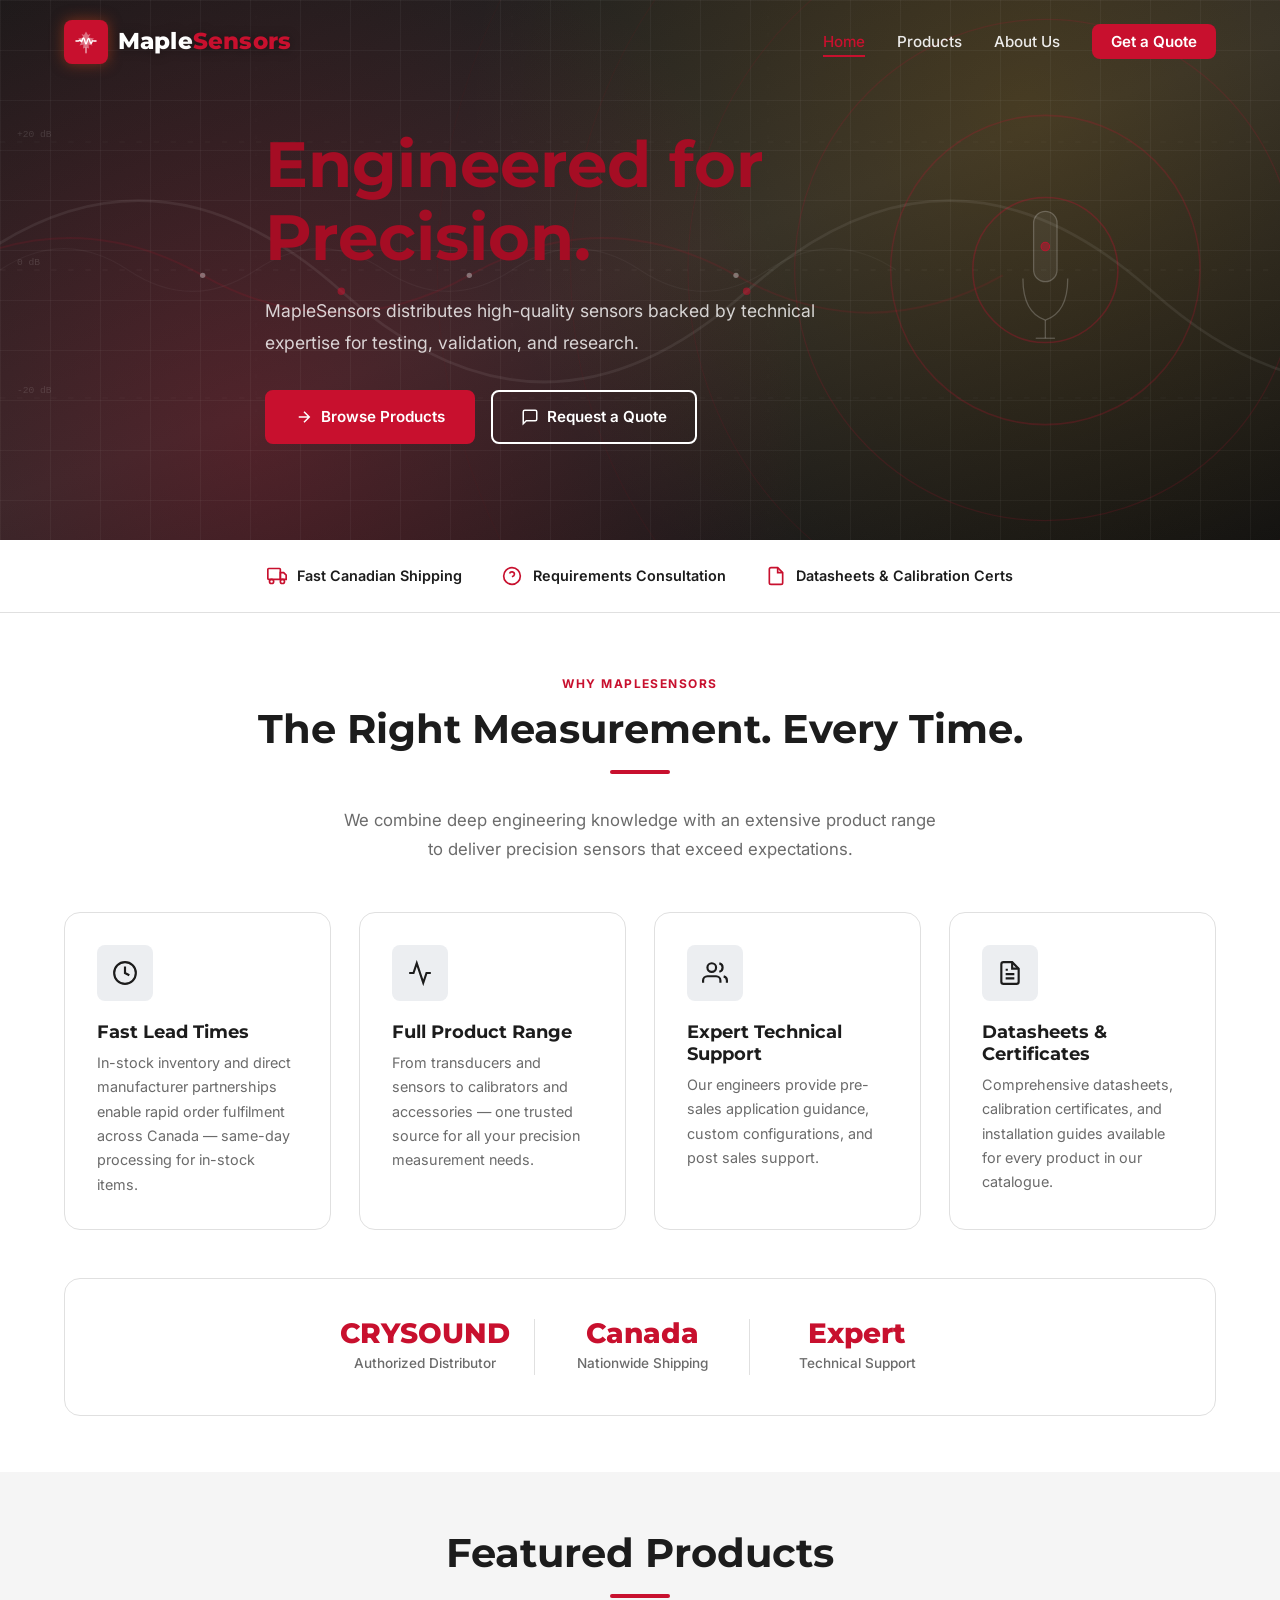
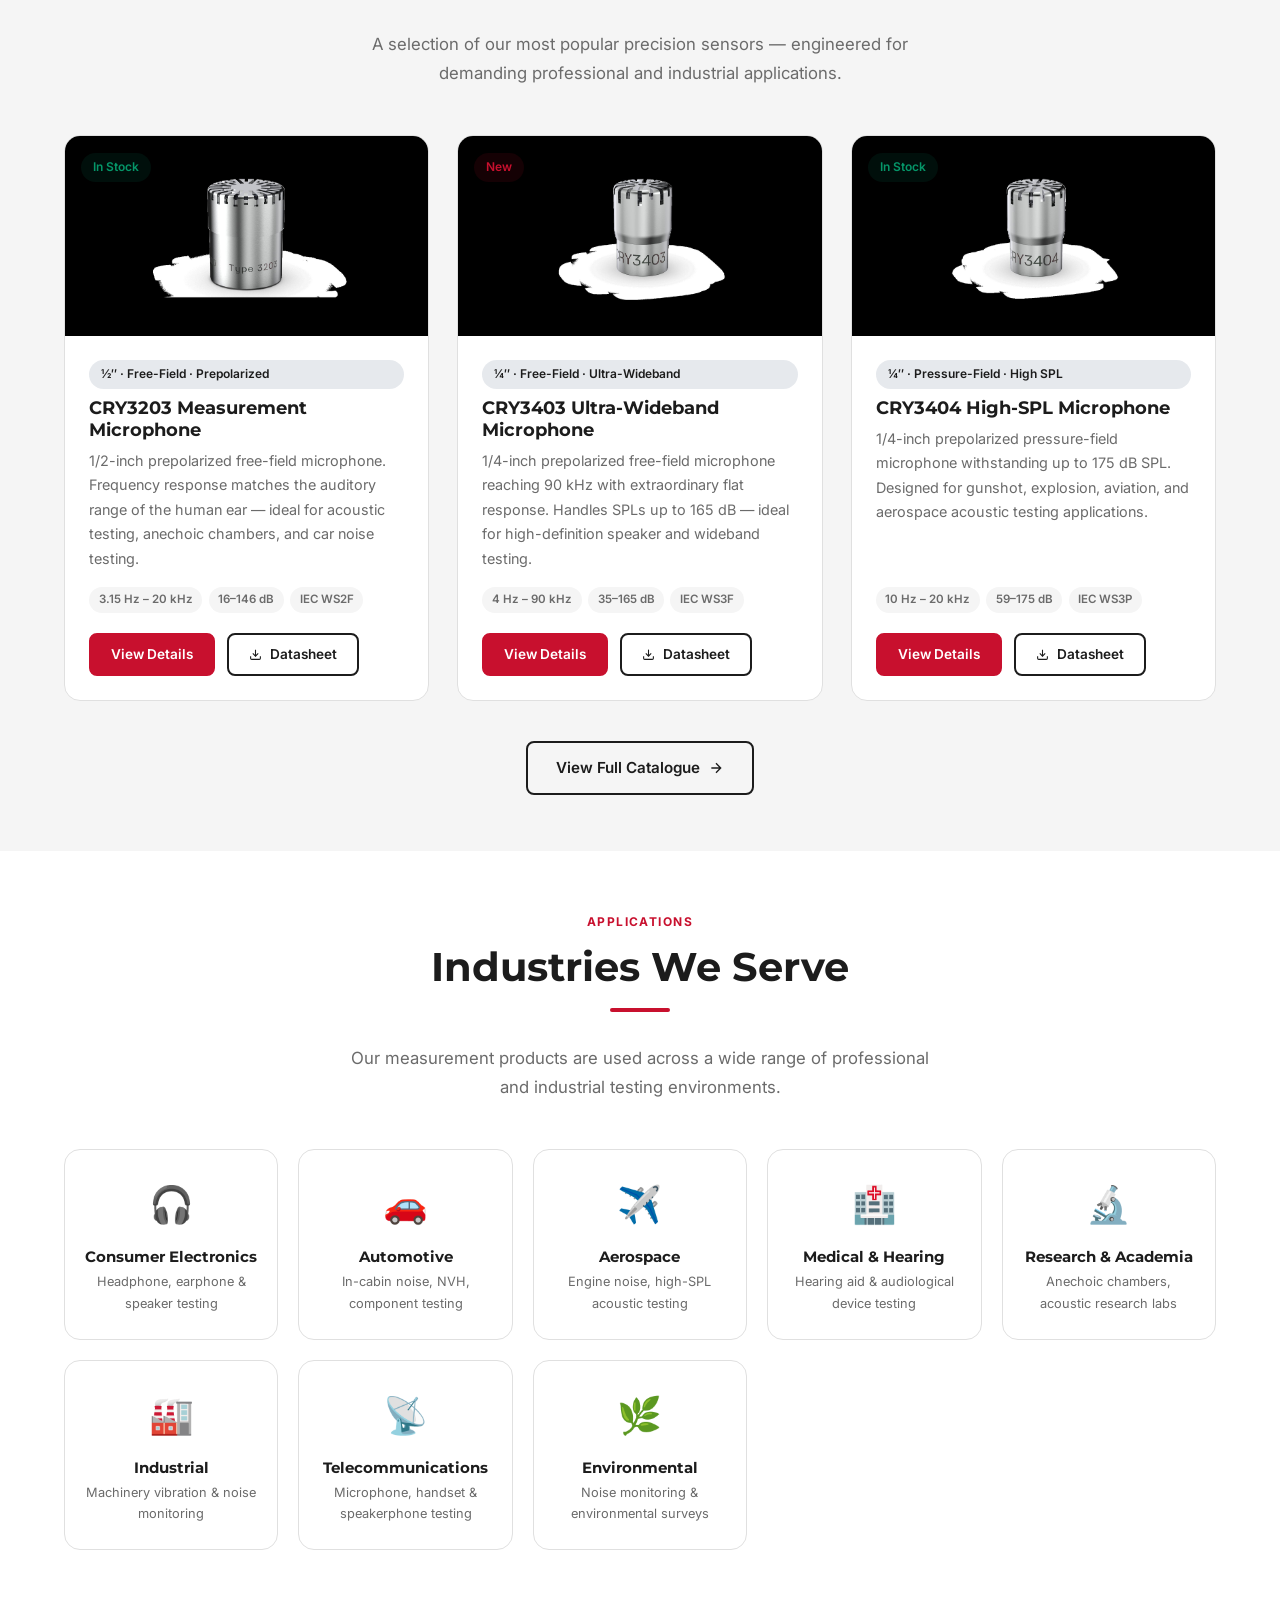
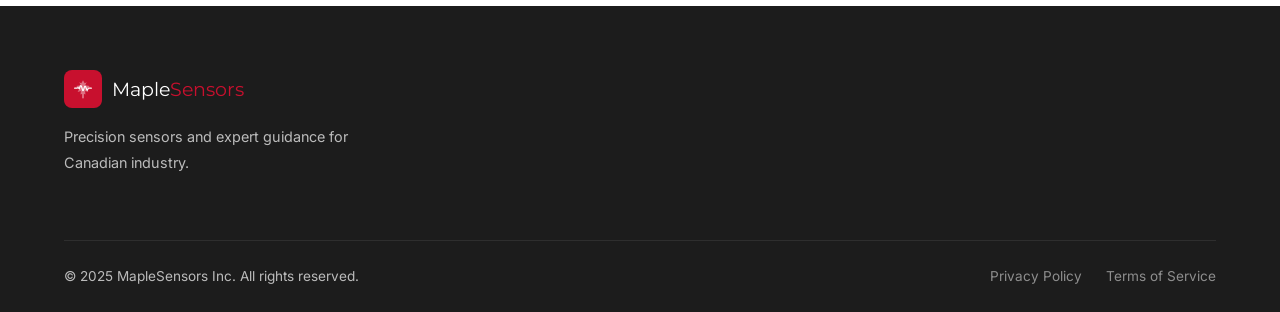
<file: index.html>
<!DOCTYPE html>
<html lang="en">
<head>
  <meta charset="UTF-8" />
  <meta name="viewport" content="width=device-width, initial-scale=1.0" />
  <title>MapleSensors – Precision Measurement & Sensor Solutions</title>
  <meta name="description" content="MapleSensors is a Canadian distributor of precision sensors. Nationwide distribution backed by real engineering expertise." />
  <link rel="stylesheet" href="css/style.css" />
  <link rel="icon" href="data:image/svg+xml,<svg xmlns='http://www.w3.org/2000/svg' viewBox='0 0 100 100'><text y='.9em' font-size='90'>🍁</text></svg>" />
  <style>
    /* Hero background */
    .hero {
      background: linear-gradient(160deg, #1a1a1a 0%, #2a2a2a 50%, #111111 100%);
    }
    /* Hero SVG illustration layer */
    .hero-visual {
      position: absolute;
      inset: 0;
      overflow: hidden;
      pointer-events: none;
    }
    .hero-visual svg {
      width: 100%;
      height: 100%;
      position: absolute;
      top: 0; left: 0;
    }
    /* Softer section backgrounds */
    .section-alt { background: var(--clr-light); }

    /* Intro strip below hero */
    .intro-strip {
      background: var(--clr-white);
      border-bottom: 1px solid var(--clr-border);
      padding-block: 1.5rem;
    }
    .intro-strip-inner {
      display: flex;
      align-items: center;
      justify-content: center;
      flex-wrap: wrap;
      gap: 2.5rem;
    }
    .intro-item {
      display: flex;
      align-items: center;
      gap: .65rem;
      font-size: .9rem;
      font-weight: 600;
      color: var(--clr-primary);
    }
    .intro-item svg { width: 20px; stroke: var(--clr-secondary); }

    /* Lighter stats strip */
    .stats-light {
      background: var(--clr-white);
      border: 1px solid var(--clr-border);
      border-radius: var(--radius-lg);
      padding: 2.5rem;
      margin-top: 2rem;
    }
    .stats-light-grid {
      display: grid;
      grid-template-columns: 1fr auto 1fr auto 1fr;
      align-items: center;
      gap: 0 1.5rem;
      text-align: center;
      max-width: 600px;
      margin-inline: auto;
    }
    .stat-light-num {
      font-family: var(--ff-heading);
      font-size: clamp(1.2rem,3vw,1.75rem);
      font-weight: 800;
      color: var(--clr-secondary);
      line-height: 1;
      margin-bottom: .3rem;
    }
    .stat-light-label {
      font-size: .85rem;
      color: var(--clr-muted);
      font-weight: 500;
    }
    .stat-divider {
      width: 1px;
      background: var(--clr-border);
      align-self: stretch;
    }

    /* Application areas */
    .app-grid {
      display: grid;
      grid-template-columns: repeat(auto-fill, minmax(200px, 1fr));
      gap: 1.25rem;
    }
    .app-card {
      background: var(--clr-white);
      border: 1px solid var(--clr-border);
      border-radius: var(--radius-lg);
      padding: 1.5rem 1.25rem;
      text-align: center;
      transition: var(--transition);
    }
    .app-card:hover { box-shadow: var(--shadow); transform: translateY(-3px); border-color: var(--clr-secondary); }
    .app-icon { font-size: 2.25rem; margin-bottom: .75rem; }
    .app-card h4 { font-size: .95rem; color: var(--clr-primary); margin-bottom: .3rem; }
    .app-card p  { font-size: .8rem; color: var(--clr-muted); }

    /* Technology intro band */
    .tech-band {
      background: linear-gradient(135deg, #1c1c1c 0%, #333333 100%);
      padding-block: 4rem;
    }
    .tech-band-grid {
      display: grid;
      grid-template-columns: 1fr 1fr;
      gap: 4rem;
      align-items: center;
    }
    .tech-band-visual {
      aspect-ratio: 4/3;
      background: rgba(255,255,255,.06);
      border: 1px solid rgba(255,255,255,.12);
      border-radius: var(--radius-lg);
      display: flex;
      align-items: center;
      justify-content: center;
      position: relative;
      overflow: hidden;
    }
    .tech-band-visual::before {
      content: '';
      position: absolute; inset: 0;
      background-image: linear-gradient(rgba(255,255,255,.03) 1px, transparent 1px),
                        linear-gradient(90deg, rgba(255,255,255,.03) 1px, transparent 1px);
      background-size: 28px 28px;
    }
    .tech-band-visual svg { width: 100px; position: relative; }
    @media(max-width:768px){ .tech-band-grid { grid-template-columns: 1fr; gap:2rem; } }
  </style>
</head>
<body>

  <!-- ── NAVBAR ── -->
  <nav class="navbar" id="navbar">
    <div class="container nav-inner">
      <a href="index.html" class="nav-logo">
        <div class="nav-logo-icon">
          <svg viewBox="0 0 24 24" fill="none"><path d="M12 1.5 L10 5 L7.5 4 L9.5 7.5 L4 8.5 L7.5 12 L5.5 15.5 L9.5 14.5 L9 18.5 L12 17.5 L15 18.5 L14.5 14.5 L18.5 15.5 L16.5 12 L20 8.5 L14.5 7.5 L16.5 4 L14 5 Z" fill="white" opacity="0.4"/><line x1="12" y1="18" x2="12" y2="22.5" stroke="white" stroke-width="1.8" stroke-linecap="round" opacity="0.5"/><path d="M2,11 L4.5,11 C5,11 5.3,10.3 6,10.3 C6.7,10.3 7,11.7 7.5,11.7 C8,11.7 8.3,8 9.5,8 C10.7,8 11,14 12,14 C13,14 13.3,8.5 14.5,8.5 C15.7,8.5 16,13.5 17,13.5 C17.7,13.5 18,10.8 18.5,10.8 C19,10.8 19.3,11 20,11 L22,11" stroke="white" stroke-width="1.5" fill="none" stroke-linecap="round"/></svg>
        </div>
        <span class="nav-logo-text">Maple<span>Sensors</span></span>
      </a>
      <ul class="nav-menu" id="navMenu">
        <li><a href="index.html"    class="nav-link active">Home</a></li>
        <li><a href="products.html" class="nav-link">Products</a></li>
        <li><a href="about.html"    class="nav-link">About Us</a></li>
        <li><a href="contact.html"  class="nav-link nav-cta">Get a Quote</a></li>
      </ul>
      <button class="hamburger" id="hamburger" aria-label="Toggle menu">
        <span></span><span></span><span></span>
      </button>
    </div>
  </nav>

  <!-- ── HERO ── -->
  <section class="hero" id="hero">
    <div class="hero-bg"></div>
    <div class="hero-grid"></div>

    <!-- Acoustic measurement illustration -->
    <div class="hero-visual" aria-hidden="true">
      <svg viewBox="0 0 1200 700" preserveAspectRatio="xMidYMid slice" xmlns="http://www.w3.org/2000/svg">

        <!-- ── Sound wave rings radiating from microphone (right side) ── -->
        <circle cx="980" cy="350" r="68"  fill="none" stroke="rgba(200,16,46,0.30)" stroke-width="1.5"/>
        <circle cx="980" cy="350" r="145" fill="none" stroke="rgba(200,16,46,0.22)" stroke-width="1.5"/>
        <circle cx="980" cy="350" r="235" fill="none" stroke="rgba(200,16,46,0.15)" stroke-width="1.2"/>
        <circle cx="980" cy="350" r="335" fill="none" stroke="rgba(200,16,46,0.09)" stroke-width="1"/>
        <circle cx="980" cy="350" r="445" fill="none" stroke="rgba(200,16,46,0.06)" stroke-width="1"/>
        <circle cx="980" cy="350" r="570" fill="none" stroke="rgba(200,16,46,0.03)" stroke-width="1"/>

        <!-- ── Microphone capsule silhouette ── -->
        <rect x="969" y="295" width="22" height="66" rx="11" fill="rgba(255,255,255,0.06)" stroke="rgba(255,255,255,0.22)" stroke-width="1.2"/>
        <path d="M959 358 Q959 390 980 397 Q1001 390 1001 358" fill="none" stroke="rgba(255,255,255,0.22)" stroke-width="1.2"/>
        <line x1="980" y1="397" x2="980" y2="414" stroke="rgba(255,255,255,0.22)" stroke-width="1.2"/>
        <line x1="971" y1="414" x2="989" y2="414" stroke="rgba(255,255,255,0.22)" stroke-width="1.2"/>
        <!-- diaphragm centre dot -->
        <circle cx="980" cy="328" r="4" fill="rgba(200,16,46,0.5)" stroke="rgba(200,16,46,0.8)" stroke-width="1"/>

        <!-- ── Primary sine waveform (large, slow) ── -->
        <path d="M-60 370 Q130 200 320 370 Q510 540 700 370 Q890 200 1080 370 Q1270 540 1460 370"
              fill="none" stroke="rgba(255,255,255,0.07)" stroke-width="2.5"/>

        <!-- ── Secondary waveform (higher frequency, red tinted) ── -->
        <path d="M-60 355 Q65 285 190 355 Q315 425 440 355 Q565 285 690 355 Q815 425 940 355"
              fill="none" stroke="rgba(200,16,46,0.12)" stroke-width="1.8"/>

        <!-- ── High-frequency waveform (fine detail) ── -->
        <path d="M0 350 Q60 310 120 350 Q180 390 240 350 Q300 310 360 350 Q420 390 480 350 Q540 310 600 350 Q660 390 720 350 Q780 310 840 350"
              fill="none" stroke="rgba(255,255,255,0.04)" stroke-width="1"/>

        <!-- ── Oscilloscope measurement grid ── -->
        <line x1="0" y1="230" x2="1200" y2="230" stroke="rgba(255,255,255,0.035)" stroke-width="1" stroke-dasharray="5,11"/>
        <line x1="0" y1="350" x2="1200" y2="350" stroke="rgba(255,255,255,0.05)"  stroke-width="1" stroke-dasharray="5,11"/>
        <line x1="0" y1="470" x2="1200" y2="470" stroke="rgba(255,255,255,0.035)" stroke-width="1" stroke-dasharray="5,11"/>

        <line x1="240" y1="0" x2="240" y2="700" stroke="rgba(255,255,255,0.02)" stroke-width="1" stroke-dasharray="3,13"/>
        <line x1="480" y1="0" x2="480" y2="700" stroke="rgba(255,255,255,0.02)" stroke-width="1" stroke-dasharray="3,13"/>
        <line x1="720" y1="0" x2="720" y2="700" stroke="rgba(255,255,255,0.02)" stroke-width="1" stroke-dasharray="3,13"/>

        <!-- ── dB scale labels ── -->
        <text x="16" y="225" font-size="9" fill="rgba(255,255,255,0.13)" font-family="monospace">+20 dB</text>
        <text x="16" y="345" font-size="9" fill="rgba(255,255,255,0.13)" font-family="monospace">  0 dB</text>
        <text x="16" y="465" font-size="9" fill="rgba(255,255,255,0.13)" font-family="monospace">-20 dB</text>

        <!-- ── Wave peak / node markers ── -->
        <circle cx="320" cy="370" r="3.5" fill="rgba(200,16,46,0.55)"/>
        <circle cx="700" cy="370" r="3.5" fill="rgba(200,16,46,0.55)"/>
        <circle cx="190" cy="355" r="2.5" fill="rgba(255,255,255,0.35)"/>
        <circle cx="440" cy="355" r="2.5" fill="rgba(255,255,255,0.35)"/>
        <circle cx="690" cy="355" r="2.5" fill="rgba(255,255,255,0.35)"/>

      </svg>
    </div>

    <div class="container">
      <div class="hero-content">
        <h1 class="hero-title">
          <span class="highlight">Engineered for Precision.</span>
        </h1>

        <p class="hero-subtitle">
          MapleSensors distributes high-quality sensors backed by technical expertise for testing, validation, and research.
        </p>

        <div class="hero-actions">
          <a href="products.html" class="btn btn-primary">
            <svg width="18" height="18" viewBox="0 0 24 24" fill="none" stroke="currentColor" stroke-width="2"><path d="M5 12h14M12 5l7 7-7 7"/></svg>
            Browse Products
          </a>
          <a href="contact.html" class="btn btn-outline">
            <svg width="18" height="18" viewBox="0 0 24 24" fill="none" stroke="currentColor" stroke-width="2"><path d="M21 15a2 2 0 0 1-2 2H7l-4 4V5a2 2 0 0 1 2-2h14a2 2 0 0 1 2 2z"/></svg>
            Request a Quote
          </a>
        </div>

      </div>
    </div>
  </section>

  <!-- ── INTRO STRIP ── -->
  <div class="intro-strip">
    <div class="container intro-strip-inner">
      <div class="intro-item">
        <svg viewBox="0 0 24 24" fill="none" stroke-width="2"><rect x="1" y="3" width="15" height="13" rx="1"/><path d="M16 8h4l3 3v5h-7V8z"/><circle cx="5.5" cy="18.5" r="2.5"/><circle cx="18.5" cy="18.5" r="2.5"/></svg>
        Fast Canadian Shipping
      </div>
      <div class="intro-item">
        <svg viewBox="0 0 24 24" fill="none" stroke-width="2"><circle cx="12" cy="12" r="10"/><path d="M9.09 9a3 3 0 0 1 5.83 1c0 2-3 3-3 3"/><line x1="12" y1="17" x2="12.01" y2="17"/></svg>
        Requirements Consultation
      </div>
      <div class="intro-item">
        <svg viewBox="0 0 24 24" fill="none" stroke-width="2"><path d="M14 2H6a2 2 0 0 0-2 2v16a2 2 0 0 0 2 2h12a2 2 0 0 0 2-2V8z"/><polyline points="14 2 14 8 20 8"/></svg>
        Datasheets &amp; Calibration Certs
      </div>
    </div>
  </div>

  <!-- ── WHY CHOOSE US ── -->
  <section class="section" id="why-us">
    <div class="container">
      <div class="text-center">
        <span class="section-label">Why MapleSensors</span>
        <h2 class="section-title">The Right Measurement. Every Time.</h2>
        <div class="divider"></div>
        <p class="section-subtitle">We combine deep engineering knowledge with an extensive product range to deliver precision sensors that exceed expectations.</p>
      </div>

      <div class="features-grid">
        <div class="feature-card fade-up">
          <div class="feature-icon">
            <svg viewBox="0 0 24 24" fill="none" stroke="#1c1c1c" stroke-width="2"><circle cx="12" cy="12" r="10"/><polyline points="12 6 12 12 16 14"/></svg>
          </div>
          <h3>Fast Lead Times</h3>
          <p>In-stock inventory and direct manufacturer partnerships enable rapid order fulfilment across Canada — same-day processing for in-stock items.</p>
        </div>

        <div class="feature-card fade-up fade-up-delay-2">
          <div class="feature-icon">
            <svg viewBox="0 0 24 24" fill="none" stroke="#1c1c1c" stroke-width="2"><polyline points="22 12 18 12 15 21 9 3 6 12 2 12"/></svg>
          </div>
          <h3>Full Product Range</h3>
          <p>From transducers and sensors to calibrators and accessories — one trusted source for all your precision measurement needs.</p>
        </div>

        <div class="feature-card fade-up fade-up-delay-3">
          <div class="feature-icon">
            <svg viewBox="0 0 24 24" fill="none" stroke="#1c1c1c" stroke-width="2"><path d="M17 21v-2a4 4 0 0 0-4-4H5a4 4 0 0 0-4 4v2"/><circle cx="9" cy="7" r="4"/><path d="M23 21v-2a4 4 0 0 0-3-3.87"/><path d="M16 3.13a4 4 0 0 1 0 7.75"/></svg>
          </div>
          <h3>Expert Technical Support</h3>
          <p>Our engineers provide pre-sales application guidance, custom configurations, and post sales support.</p>
        </div>

        <div class="feature-card fade-up">
          <div class="feature-icon">
            <svg viewBox="0 0 24 24" fill="none" stroke="#1c1c1c" stroke-width="2"><path d="M14 2H6a2 2 0 0 0-2 2v16a2 2 0 0 0 2 2h12a2 2 0 0 0 2-2V8z"/><polyline points="14 2 14 8 20 8"/><line x1="16" y1="13" x2="8" y2="13"/><line x1="16" y1="17" x2="8" y2="17"/><polyline points="10 9 9 9 8 9"/></svg>
          </div>
          <h3>Datasheets &amp; Certificates</h3>
          <p>Comprehensive datasheets, calibration certificates, and installation guides available for every product in our catalogue.</p>
        </div>

      </div>

      <!-- Lightweight stats row -->
      <div class="stats-light fade-up" style="margin-top:3rem;">
        <div class="stats-light-grid">
          <div>
            <div class="stat-light-num">CRYSOUND</div>
            <div class="stat-light-label">Authorized Distributor</div>
          </div>
          <div class="stat-divider"></div>
          <div>
            <div class="stat-light-num">Canada</div>
            <div class="stat-light-label">Nationwide Shipping</div>
          </div>
          <div class="stat-divider"></div>
          <div>
            <div class="stat-light-num">Expert</div>
            <div class="stat-light-label">Technical Support</div>
          </div>
        </div>
      </div>
    </div>
  </section>

  <!-- ── FEATURED PRODUCTS ── -->
  <section class="section section-alt" id="featured-products">
    <div class="container">
      <div class="text-center">
        <h2 class="section-title">Featured Products</h2>
        <div class="divider"></div>
        <p class="section-subtitle">A selection of our most popular precision sensors — engineered for demanding professional and industrial applications.</p>
      </div>

      <div class="products-grid">

        <!-- CRY3203 -->
        <div class="product-card fade-up">
          <div class="product-card-img">
            <img src="images/products/CRY3203.jpg" alt="CRY3203" class="product-photo" />
            <div class="product-badge-wrap"><span class="badge badge-green">In Stock</span></div>
          </div>
          <div class="product-card-body">
            <span class="badge badge-blue" style="margin-bottom:.5rem;">½″ · Free-Field · Prepolarized</span>
            <h3>CRY3203 Measurement Microphone</h3>
            <p>1/2-inch prepolarized free-field microphone. Frequency response matches the auditory range of the human ear — ideal for acoustic testing, anechoic chambers, and car noise testing.</p>
            <div class="product-features">
              <span class="product-feature-tag">3.15 Hz – 20 kHz</span>
              <span class="product-feature-tag">16–146 dB</span>
              <span class="product-feature-tag">IEC WS2F</span>
            </div>
            <div class="product-card-footer">
              <a href="products.html" class="btn btn-primary btn-sm">View Details</a>
              <a href="#" class="btn btn-outline-dark btn-sm">
                <svg width="13" height="13" viewBox="0 0 24 24" fill="none" stroke="currentColor" stroke-width="2"><path d="M21 15v4a2 2 0 0 1-2 2H5a2 2 0 0 1-2-2v-4"/><polyline points="7 10 12 15 17 10"/><line x1="12" y1="15" x2="12" y2="3"/></svg>
                Datasheet
              </a>
            </div>
          </div>
        </div>

        <!-- CRY3403 -->
        <div class="product-card fade-up fade-up-delay-1">
          <div class="product-card-img">
            <img src="images/products/CRY3403.jpg" alt="CRY3403" class="product-photo" style="padding:.5rem;" />
            <div class="product-badge-wrap"><span class="badge">New</span></div>
          </div>
          <div class="product-card-body">
            <span class="badge badge-blue" style="margin-bottom:.5rem;">¼″ · Free-Field · Ultra-Wideband</span>
            <h3>CRY3403 Ultra-Wideband Microphone</h3>
            <p>1/4-inch prepolarized free-field microphone reaching 90 kHz with extraordinary flat response. Handles SPLs up to 165 dB — ideal for high-definition speaker and wideband testing.</p>
            <div class="product-features">
              <span class="product-feature-tag">4 Hz – 90 kHz</span>
              <span class="product-feature-tag">35–165 dB</span>
              <span class="product-feature-tag">IEC WS3F</span>
            </div>
            <div class="product-card-footer">
              <a href="products.html" class="btn btn-primary btn-sm">View Details</a>
              <a href="#" class="btn btn-outline-dark btn-sm">
                <svg width="13" height="13" viewBox="0 0 24 24" fill="none" stroke="currentColor" stroke-width="2"><path d="M21 15v4a2 2 0 0 1-2 2H5a2 2 0 0 1-2-2v-4"/><polyline points="7 10 12 15 17 10"/><line x1="12" y1="15" x2="12" y2="3"/></svg>
                Datasheet
              </a>
            </div>
          </div>
        </div>

        <!-- CRY3404 -->
        <div class="product-card fade-up fade-up-delay-2">
          <div class="product-card-img">
            <img src="images/products/CRY3404.jpg" alt="CRY3404" class="product-photo" style="padding:.5rem;" />
            <div class="product-badge-wrap"><span class="badge badge-green">In Stock</span></div>
          </div>
          <div class="product-card-body">
            <span class="badge badge-blue" style="margin-bottom:.5rem;">¼″ · Pressure-Field · High SPL</span>
            <h3>CRY3404 High-SPL Microphone</h3>
            <p>1/4-inch prepolarized pressure-field microphone withstanding up to 175 dB SPL. Designed for gunshot, explosion, aviation, and aerospace acoustic testing applications.</p>
            <div class="product-features">
              <span class="product-feature-tag">10 Hz – 20 kHz</span>
              <span class="product-feature-tag">59–175 dB</span>
              <span class="product-feature-tag">IEC WS3P</span>
            </div>
            <div class="product-card-footer">
              <a href="products.html" class="btn btn-primary btn-sm">View Details</a>
              <a href="#" class="btn btn-outline-dark btn-sm">
                <svg width="13" height="13" viewBox="0 0 24 24" fill="none" stroke="currentColor" stroke-width="2"><path d="M21 15v4a2 2 0 0 1-2 2H5a2 2 0 0 1-2-2v-4"/><polyline points="7 10 12 15 17 10"/><line x1="12" y1="15" x2="12" y2="3"/></svg>
                Datasheet
              </a>
            </div>
          </div>
        </div>

      </div>

      <div class="text-center" style="margin-top:2.5rem;">
        <a href="products.html" class="btn btn-outline-dark">
          View Full Catalogue
          <svg width="16" height="16" viewBox="0 0 24 24" fill="none" stroke="currentColor" stroke-width="2"><path d="M5 12h14M12 5l7 7-7 7"/></svg>
        </a>
      </div>
    </div>
  </section>




  <!-- ── APPLICATION AREAS ── -->
  <section class="section" id="applications">
    <div class="container">
      <div class="text-center">
        <span class="section-label">Applications</span>
        <h2 class="section-title">Industries We Serve</h2>
        <div class="divider"></div>
        <p class="section-subtitle">Our measurement products are used across a wide range of professional and industrial testing environments.</p>
      </div>

      <div class="app-grid">
        <div class="app-card fade-up">
          <div class="app-icon">🎧</div>
          <h4>Consumer Electronics</h4>
          <p>Headphone, earphone &amp; speaker testing</p>
        </div>
        <div class="app-card fade-up fade-up-delay-1">
          <div class="app-icon">🚗</div>
          <h4>Automotive</h4>
          <p>In-cabin noise, NVH, component testing</p>
        </div>
        <div class="app-card fade-up fade-up-delay-2">
          <div class="app-icon">✈️</div>
          <h4>Aerospace</h4>
          <p>Engine noise, high-SPL acoustic testing</p>
        </div>
        <div class="app-card fade-up fade-up-delay-3">
          <div class="app-icon">🏥</div>
          <h4>Medical &amp; Hearing</h4>
          <p>Hearing aid &amp; audiological device testing</p>
        </div>
        <div class="app-card fade-up">
          <div class="app-icon">🔬</div>
          <h4>Research &amp; Academia</h4>
          <p>Anechoic chambers, acoustic research labs</p>
        </div>
        <div class="app-card fade-up fade-up-delay-1">
          <div class="app-icon">🏭</div>
          <h4>Industrial</h4>
          <p>Machinery vibration &amp; noise monitoring</p>
        </div>
        <div class="app-card fade-up fade-up-delay-2">
          <div class="app-icon">📡</div>
          <h4>Telecommunications</h4>
          <p>Microphone, handset &amp; speakerphone testing</p>
        </div>
        <div class="app-card fade-up fade-up-delay-3">
          <div class="app-icon">🌿</div>
          <h4>Environmental</h4>
          <p>Noise monitoring &amp; environmental surveys</p>
        </div>
      </div>
    </div>
  </section>

  <!-- ── FOOTER ── -->
  <footer class="footer">
    <div class="container">
      <div class="footer-grid">
        <div class="footer-brand">
          <div class="footer-logo">
            <div class="icon"><svg viewBox="0 0 24 24" fill="none"><path d="M12 1.5 L10 5 L7.5 4 L9.5 7.5 L4 8.5 L7.5 12 L5.5 15.5 L9.5 14.5 L9 18.5 L12 17.5 L15 18.5 L14.5 14.5 L18.5 15.5 L16.5 12 L20 8.5 L14.5 7.5 L16.5 4 L14 5 Z" fill="white" opacity="0.4"/><line x1="12" y1="18" x2="12" y2="22.5" stroke="white" stroke-width="1.8" stroke-linecap="round" opacity="0.5"/><path d="M2,11 L4.5,11 C5,11 5.3,10.3 6,10.3 C6.7,10.3 7,11.7 7.5,11.7 C8,11.7 8.3,8 9.5,8 C10.7,8 11,14 12,14 C13,14 13.3,8.5 14.5,8.5 C15.7,8.5 16,13.5 17,13.5 C17.7,13.5 18,10.8 18.5,10.8 C19,10.8 19.3,11 20,11 L22,11" stroke="white" stroke-width="1.5" fill="none" stroke-linecap="round"/></svg></div>
            <span class="name">Maple<span>Sensors</span></span>
          </div>
          <p>Precision sensors and expert guidance for Canadian industry.</p>
        </div>

      </div>

      <div class="footer-bottom">
        <span>&copy; 2025 MapleSensors Inc. All rights reserved.</span>
        <div class="footer-bottom-links">
          <a href="#">Privacy Policy</a>
          <a href="#">Terms of Service</a>
        </div>
      </div>
    </div>
  </footer>

  <button class="back-to-top" id="backToTop" aria-label="Back to top">
    <svg viewBox="0 0 24 24" fill="none" stroke="currentColor" stroke-width="2.5"><path d="M18 15l-6-6-6 6"/></svg>
  </button>

  <script src="js/main.js"></script>
</body>
</html>
</file>
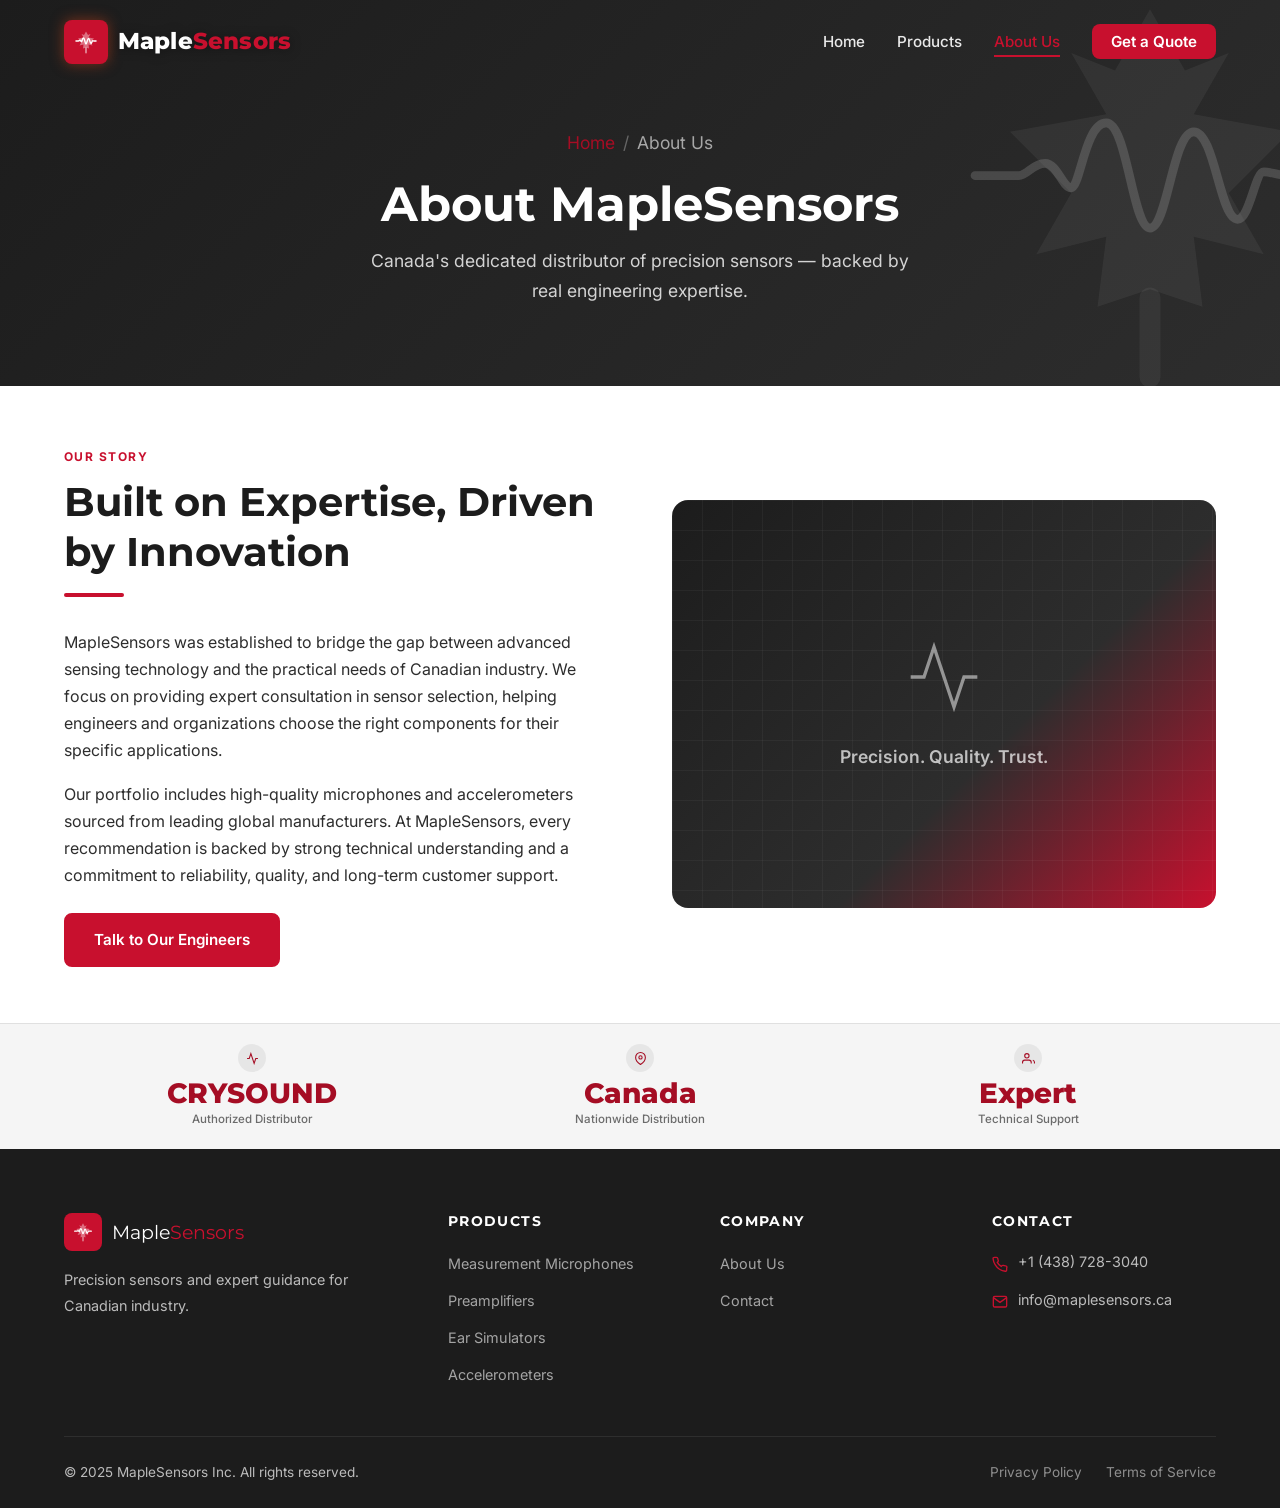
<file: about.html>
<!DOCTYPE html>
<html lang="en">
<head>
  <meta charset="UTF-8" />
  <meta name="viewport" content="width=device-width, initial-scale=1.0" />
  <title>About Us – MapleSensors</title>
  <meta name="description" content="Learn about MapleSensors — our history, mission, vision, and the expert team behind Canada's premier industrial sensor distributor." />
  <link rel="stylesheet" href="css/style.css" />
  <link rel="icon" href="data:image/svg+xml,<svg xmlns='http://www.w3.org/2000/svg' viewBox='0 0 100 100'><text y='.9em' font-size='90'>🍁</text></svg>" />
  <style>
    .about-intro-grid {
      display: grid;
      grid-template-columns: 1fr 1fr;
      gap: 4rem;
      align-items: center;
    }
    .value-list { display: flex; flex-direction: column; gap: .85rem; margin-top: 1.5rem; }
    .value-item {
      display: flex;
      gap: .85rem;
      align-items: flex-start;
      padding: 1rem 1.25rem;
      background: var(--clr-light);
      border-radius: var(--radius);
      border-left: 3px solid var(--clr-secondary);
    }
    .value-item svg { width: 20px; flex-shrink: 0; margin-top: .15rem; }
    .value-item h4  { font-size: .95rem; margin-bottom: .2rem; }
    .value-item p   { font-size: .85rem; color: var(--clr-muted); }

    .about-img-visual {
      aspect-ratio: 4/3;
      background: linear-gradient(135deg, var(--clr-primary) 0%, #2d2d2d 60%, var(--clr-secondary) 100%);
      border-radius: var(--radius-lg);
      display: flex;
      align-items: center;
      justify-content: center;
      position: relative;
      overflow: hidden;
    }
    .about-img-visual::before {
      content: '';
      position: absolute;
      inset: 0;
      background-image: linear-gradient(rgba(255,255,255,.04) 1px, transparent 1px),
                        linear-gradient(90deg, rgba(255,255,255,.04) 1px, transparent 1px);
      background-size: 30px 30px;
    }
    .about-img-inner {
      position: relative;
      text-align: center;
      color: white;
    }
    .about-img-inner svg { width: 80px; opacity: .5; margin: 0 auto 1rem; }
    .about-img-inner p   { font-size: 1.1rem; font-weight: 600; opacity: .7; }

    .float-badge {
      position: absolute;
      bottom: 1.5rem; right: 1.5rem;
      background: white;
      border-radius: var(--radius);
      padding: 1rem 1.25rem;
      box-shadow: var(--shadow-lg);
      text-align: center;
    }
    .float-badge .num { font-family: var(--ff-heading); font-size: 2rem; font-weight: 800; color: var(--clr-secondary); line-height: 1; }
    .float-badge .lbl { font-size: .75rem; color: var(--clr-muted); font-weight: 600; }

    @media(max-width:900px){
      .about-intro-grid { grid-template-columns: 1fr; gap: 2.5rem; }
    }
  </style>
</head>
<body>

  <!-- ── NAVBAR ── -->
  <nav class="navbar scrolled" id="navbar">
    <div class="container nav-inner">
      <a href="index.html" class="nav-logo">
        <div class="nav-logo-icon">
          <svg viewBox="0 0 24 24" fill="none"><path d="M12 1.5 L10 5 L7.5 4 L9.5 7.5 L4 8.5 L7.5 12 L5.5 15.5 L9.5 14.5 L9 18.5 L12 17.5 L15 18.5 L14.5 14.5 L18.5 15.5 L16.5 12 L20 8.5 L14.5 7.5 L16.5 4 L14 5 Z" fill="white" opacity="0.4"/><line x1="12" y1="18" x2="12" y2="22.5" stroke="white" stroke-width="1.8" stroke-linecap="round" opacity="0.5"/><path d="M2,11 L4.5,11 C5,11 5.3,10.3 6,10.3 C6.7,10.3 7,11.7 7.5,11.7 C8,11.7 8.3,8 9.5,8 C10.7,8 11,14 12,14 C13,14 13.3,8.5 14.5,8.5 C15.7,8.5 16,13.5 17,13.5 C17.7,13.5 18,10.8 18.5,10.8 C19,10.8 19.3,11 20,11 L22,11" stroke="white" stroke-width="1.5" fill="none" stroke-linecap="round"/></svg>
        </div>
        <span class="nav-logo-text">Maple<span>Sensors</span></span>
      </a>
      <ul class="nav-menu" id="navMenu">
        <li><a href="index.html"    class="nav-link">Home</a></li>
        <li><a href="products.html" class="nav-link">Products</a></li>
        <li><a href="about.html"    class="nav-link active">About Us</a></li>
        <li><a href="contact.html"  class="nav-link nav-cta">Get a Quote</a></li>
      </ul>
      <button class="hamburger" id="hamburger" aria-label="Toggle menu"><span></span><span></span><span></span></button>
    </div>
  </nav>

  <!-- ── PAGE HERO ── -->
  <section class="page-hero">
    <div class="container">
      <div class="breadcrumb"><a href="index.html">Home</a><span class="breadcrumb-sep">/</span><span>About Us</span></div>
      <h1>About MapleSensors</h1>
      <p>Canada's dedicated distributor of precision sensors — backed by real engineering expertise.</p>
    </div>
  </section>

  <!-- ── INTRO ── -->
  <section class="section">
    <div class="container">
      <div class="about-intro-grid">
        <div>
          <span class="section-label">Our Story</span>
          <h2 class="section-title">Built on Expertise, Driven by Innovation</h2>
          <div class="divider divider-left"></div>
          <p style="margin-bottom:1rem;">MapleSensors was established to bridge the gap between advanced sensing technology and the practical needs of Canadian industry. We focus on providing expert consultation in sensor selection, helping engineers and organizations choose the right components for their specific applications.</p>
          <p style="margin-bottom:1.5rem;">Our portfolio includes high-quality microphones and accelerometers sourced from leading global manufacturers. At MapleSensors, every recommendation is backed by strong technical understanding and a commitment to reliability, quality, and long-term customer support.</p>
          <a href="contact.html" class="btn btn-primary">Talk to Our Engineers</a>
        </div>

        <div style="position:relative;">
          <div class="about-img-visual">
            <div class="about-img-inner">
              <svg viewBox="0 0 24 24" fill="none" stroke="white" stroke-width="1"><polyline points="22 12 18 12 15 21 9 3 6 12 2 12"/></svg>
              <p>Precision. Quality. Trust.</p>
            </div>
          </div>
        </div>
      </div>
    </div>
  </section>


  <!-- ── STATS ── -->
  <section class="stats-section">
    <div class="container">
      <div class="stats-grid">
        <div class="stat-item fade-up fade-up-delay-1"><div class="stat-icon"><svg viewBox="0 0 24 24" fill="none" stroke-width="2"><polyline points="22 12 18 12 15 21 9 3 6 12 2 12"/></svg></div><div class="stat-num" style="color:var(--clr-accent);font-family:var(--ff-heading);font-size:clamp(1.2rem,3vw,1.75rem);font-weight:800;">CRYSOUND</div><div class="stat-label">Authorized Distributor</div></div>
        <div class="stat-item fade-up fade-up-delay-2"><div class="stat-icon"><svg viewBox="0 0 24 24" fill="none" stroke-width="2"><path d="M21 10c0 7-9 13-9 13s-9-6-9-13a9 9 0 0 1 18 0z"/><circle cx="12" cy="10" r="3"/></svg></div><div class="stat-num" style="color:var(--clr-accent);font-family:var(--ff-heading);font-size:clamp(1.2rem,3vw,1.75rem);font-weight:800;">Canada</div><div class="stat-label">Nationwide Distribution</div></div>
        <div class="stat-item fade-up fade-up-delay-3"><div class="stat-icon"><svg viewBox="0 0 24 24" fill="none" stroke-width="2"><path d="M17 21v-2a4 4 0 0 0-4-4H5a4 4 0 0 0-4 4v2"/><circle cx="9" cy="7" r="4"/><path d="M23 21v-2a4 4 0 0 0-3-3.87"/></svg></div><div class="stat-num" style="color:var(--clr-accent);font-family:var(--ff-heading);font-size:clamp(1.2rem,3vw,1.75rem);font-weight:800;">Expert</div><div class="stat-label">Technical Support</div></div>
      </div>
    </div>
  </section>

  <!-- ── FOOTER ── -->
  <footer class="footer">
    <div class="container">
      <div class="footer-grid">
        <div class="footer-brand">
          <div class="footer-logo"><div class="icon"><svg viewBox="0 0 24 24" fill="none"><path d="M12 1.5 L10 5 L7.5 4 L9.5 7.5 L4 8.5 L7.5 12 L5.5 15.5 L9.5 14.5 L9 18.5 L12 17.5 L15 18.5 L14.5 14.5 L18.5 15.5 L16.5 12 L20 8.5 L14.5 7.5 L16.5 4 L14 5 Z" fill="white" opacity="0.4"/><line x1="12" y1="18" x2="12" y2="22.5" stroke="white" stroke-width="1.8" stroke-linecap="round" opacity="0.5"/><path d="M2,11 L4.5,11 C5,11 5.3,10.3 6,10.3 C6.7,10.3 7,11.7 7.5,11.7 C8,11.7 8.3,8 9.5,8 C10.7,8 11,14 12,14 C13,14 13.3,8.5 14.5,8.5 C15.7,8.5 16,13.5 17,13.5 C17.7,13.5 18,10.8 18.5,10.8 C19,10.8 19.3,11 20,11 L22,11" stroke="white" stroke-width="1.5" fill="none" stroke-linecap="round"/></svg></div><span class="name">Maple<span>Sensors</span></span></div>
          <p>Precision sensors and expert guidance for Canadian industry.</p>
        </div>
        <div class="footer-col"><h4>Products</h4><ul class="footer-links"><li><a href="products.html">Measurement Microphones</a></li><li><a href="products.html">Preamplifiers</a></li><li><a href="products.html">Ear Simulators</a></li><li><a href="products.html">Accelerometers</a></li></ul></div>
        <div class="footer-col"><h4>Company</h4><ul class="footer-links"><li><a href="about.html">About Us</a></li><li><a href="contact.html">Contact</a></li></ul></div>
        <div class="footer-col"><h4>Contact</h4>
          <div class="footer-contact-item"><svg viewBox="0 0 24 24" fill="none" stroke-width="2"><path d="M22 16.92v3a2 2 0 0 1-2.18 2 19.79 19.79 0 0 1-8.63-3.07A19.5 19.5 0 0 1 4.69 12a19.79 19.79 0 0 1-3.07-8.67A2 2 0 0 1 3.62 1h3a2 2 0 0 1 2 1.72c.127.96.361 1.903.7 2.81a2 2 0 0 1-.45 2.11L7.91 8.6a16 16 0 0 0 6 6l.96-.96a2 2 0 0 1 2.11-.45c.907.339 1.85.573 2.81.7A2 2 0 0 1 22 16.92z"/></svg><span>+1 (438) 728-3040</span></div>
          <div class="footer-contact-item"><svg viewBox="0 0 24 24" fill="none" stroke-width="2"><path d="M4 4h16c1.1 0 2 .9 2 2v12c0 1.1-.9 2-2 2H4c-1.1 0-2-.9-2-2V6c0-1.1.9-2 2-2z"/><polyline points="22,6 12,13 2,6"/></svg><span>info@maplesensors.ca</span></div>
        </div>
      </div>
      <div class="footer-bottom"><span>&copy; 2025 MapleSensors Inc. All rights reserved.</span><div class="footer-bottom-links"><a href="#">Privacy Policy</a><a href="#">Terms of Service</a></div></div>
    </div>
  </footer>

  <button class="back-to-top" id="backToTop" aria-label="Back to top">
    <svg viewBox="0 0 24 24" fill="none" stroke="currentColor" stroke-width="2.5"><path d="M18 15l-6-6-6 6"/></svg>
  </button>

  <script src="js/main.js"></script>
  <script>
    document.getElementById('navbar').classList.add('scrolled');
  </script>
</body>
</html>
</file>
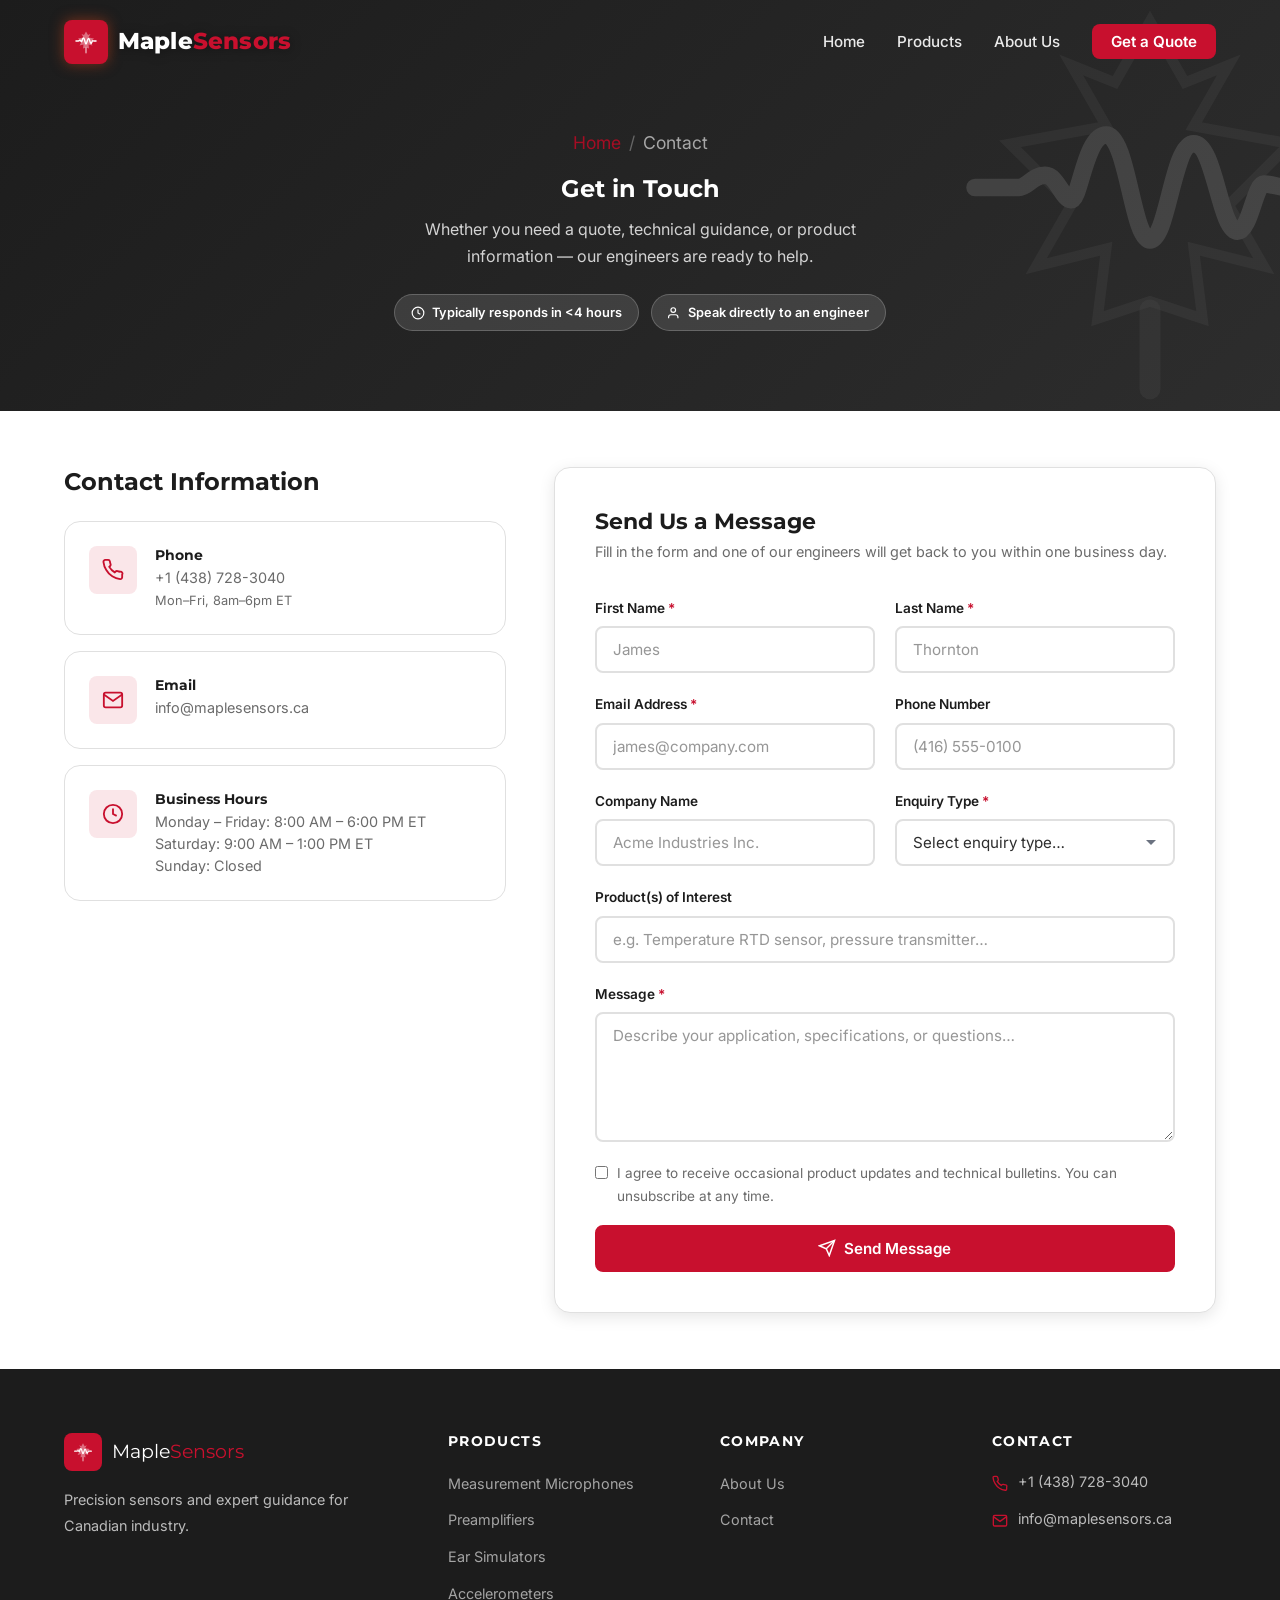
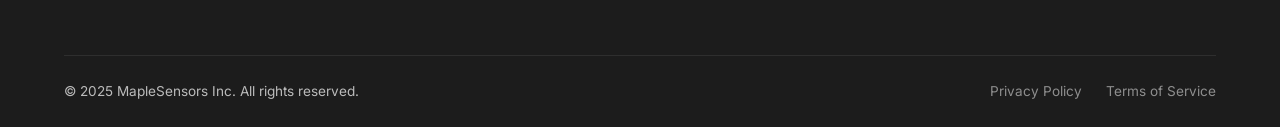
<file: contact.html>
<!DOCTYPE html>
<html lang="en">
<head>
  <meta charset="UTF-8" />
  <meta name="viewport" content="width=device-width, initial-scale=1.0" />
  <title>Contact Us – MapleSensors</title>
  <meta name="description" content="Get in touch with MapleSensors for quotes, technical support, and product enquiries. We typically respond within one business day." />
  <link rel="stylesheet" href="css/style.css" />
  <link rel="icon" href="data:image/svg+xml,<svg xmlns='http://www.w3.org/2000/svg' viewBox='0 0 100 100'><text y='.9em' font-size='90'>🍁</text></svg>" />
  <style>
    .contact-hero-strip {
      background: linear-gradient(135deg, var(--clr-primary), #2d2d2d);
      padding: 8rem 0 5rem;
      position: relative;
      overflow: hidden;
    }
    .contact-hero-strip::before {
      content: '';
      position: absolute;
      right: -80px;
      top: 50%;
      transform: translateY(-50%);
      width: 420px;
      height: 420px;
      background-image: url("data:image/svg+xml,%3Csvg xmlns='http://www.w3.org/2000/svg' viewBox='0 0 24 24'%3E%3Cpath d='M12 1.5 L10 5 L7.5 4 L9.5 7.5 L4 8.5 L7.5 12 L5.5 15.5 L9.5 14.5 L9 18.5 L12 17.5 L15 18.5 L14.5 14.5 L18.5 15.5 L16.5 12 L20 8.5 L14.5 7.5 L16.5 4 L14 5 Z' fill='none' stroke='white' stroke-width='0.6' opacity='0.35'/%3E%3Cline x1='12' y1='18' x2='12' y2='22.5' stroke='white' stroke-width='1.2' stroke-linecap='round' opacity='0.35'/%3E%3Cpath d='M2,11 L4.5,11 C5,11 5.3,10.3 6,10.3 C6.7,10.3 7,11.7 7.5,11.7 C8,11.7 8.3,8 9.5,8 C10.7,8 11,14 12,14 C13,14 13.3,8.5 14.5,8.5 C15.7,8.5 16,13.5 17,13.5 C17.7,13.5 18,10.8 18.5,10.8 C19,10.8 19.3,11 20,11 L22,11' stroke='white' stroke-width='1.0' fill='none' stroke-linecap='round'/%3E%3C/svg%3E");
      background-repeat: no-repeat;
      background-size: contain;
      opacity: .12;
      pointer-events: none;
    }
    .contact-hero-strip > * { position: relative; }
    .response-badges {
      display: flex;
      flex-wrap: wrap;
      gap: .75rem;
      margin-top: 1.5rem;
      justify-content: center;
    }
    .response-badge {
      display: inline-flex;
      align-items: center;
      gap: .4rem;
      background: rgba(255,255,255,.12);
      border: 1px solid rgba(255,255,255,.2);
      color: white;
      padding: .4rem 1rem;
      border-radius: 99px;
      font-size: .8rem;
      font-weight: 600;
    }
    .response-badge svg { width: 14px; }
  </style>
</head>
<body>

  <!-- ── NAVBAR ── -->
  <nav class="navbar scrolled" id="navbar">
    <div class="container nav-inner">
      <a href="index.html" class="nav-logo">
        <div class="nav-logo-icon"><svg viewBox="0 0 24 24" fill="none"><path d="M12 1.5 L10 5 L7.5 4 L9.5 7.5 L4 8.5 L7.5 12 L5.5 15.5 L9.5 14.5 L9 18.5 L12 17.5 L15 18.5 L14.5 14.5 L18.5 15.5 L16.5 12 L20 8.5 L14.5 7.5 L16.5 4 L14 5 Z" fill="white" opacity="0.4"/><line x1="12" y1="18" x2="12" y2="22.5" stroke="white" stroke-width="1.8" stroke-linecap="round" opacity="0.5"/><path d="M2,11 L4.5,11 C5,11 5.3,10.3 6,10.3 C6.7,10.3 7,11.7 7.5,11.7 C8,11.7 8.3,8 9.5,8 C10.7,8 11,14 12,14 C13,14 13.3,8.5 14.5,8.5 C15.7,8.5 16,13.5 17,13.5 C17.7,13.5 18,10.8 18.5,10.8 C19,10.8 19.3,11 20,11 L22,11" stroke="white" stroke-width="1.5" fill="none" stroke-linecap="round"/></svg></div>
        <span class="nav-logo-text">Maple<span>Sensors</span></span>
      </a>
      <ul class="nav-menu" id="navMenu">
        <li><a href="index.html"    class="nav-link">Home</a></li>
        <li><a href="products.html" class="nav-link">Products</a></li>
        <li><a href="about.html"    class="nav-link">About Us</a></li>
        <li><a href="contact.html"  class="nav-link nav-cta active">Get a Quote</a></li>
      </ul>
      <button class="hamburger" id="hamburger" aria-label="Toggle menu"><span></span><span></span><span></span></button>
    </div>
  </nav>

  <!-- ── HERO ── -->
  <section class="contact-hero-strip">
    <div class="container text-center">
      <div class="breadcrumb"><a href="index.html">Home</a><span class="breadcrumb-sep">/</span><span>Contact</span></div>
      <h1 style="color:white;margin-bottom:.75rem;">Get in Touch</h1>
      <p style="color:rgba(255,255,255,.8);max-width:520px;margin-inline:auto;">Whether you need a quote, technical guidance, or product information — our engineers are ready to help.</p>
      <div class="response-badges">
        <div class="response-badge"><svg viewBox="0 0 24 24" fill="none" stroke="currentColor" stroke-width="2"><circle cx="12" cy="12" r="10"/><polyline points="12 6 12 12 16 14"/></svg>Typically responds in &lt;4 hours</div>
<div class="response-badge"><svg viewBox="0 0 24 24" fill="none" stroke="currentColor" stroke-width="2"><path d="M17 21v-2a4 4 0 0 0-4-4H5a4 4 0 0 0-4 4v2"/><circle cx="9" cy="7" r="4"/></svg>Speak directly to an engineer</div>
      </div>
    </div>
  </section>

  <!-- ── CONTACT SECTION ── -->
  <section class="section">
    <div class="container">
      <div class="contact-grid">

        <!-- Left: Info cards -->
        <div>
          <h2 class="section-title" style="font-size:1.5rem;margin-bottom:1.5rem;">Contact Information</h2>

          <div class="contact-info-cards">
            <div class="contact-info-card">
              <div class="contact-icon"><svg viewBox="0 0 24 24" fill="none" stroke-width="2"><path d="M22 16.92v3a2 2 0 0 1-2.18 2 19.79 19.79 0 0 1-8.63-3.07A19.5 19.5 0 0 1 4.69 12a19.79 19.79 0 0 1-3.07-8.67A2 2 0 0 1 3.62 1h3a2 2 0 0 1 2 1.72c.127.96.361 1.903.7 2.81a2 2 0 0 1-.45 2.11L7.91 8.6a16 16 0 0 0 6 6l.96-.96a2 2 0 0 1 2.11-.45c.907.339 1.85.573 2.81.7A2 2 0 0 1 22 16.92z"/></svg></div>
              <div class="contact-info-text">
                <h4>Phone</h4>
                <p><a href="tel:+14387283040">+1 (438) 728-3040</a><br><span style="font-size:.8rem;">Mon–Fri, 8am–6pm ET</span></p>
              </div>
            </div>

            <div class="contact-info-card">
              <div class="contact-icon"><svg viewBox="0 0 24 24" fill="none" stroke-width="2"><path d="M4 4h16c1.1 0 2 .9 2 2v12c0 1.1-.9 2-2 2H4c-1.1 0-2-.9-2-2V6c0-1.1.9-2 2-2z"/><polyline points="22,6 12,13 2,6"/></svg></div>
              <div class="contact-info-text">
                <h4>Email</h4>
                <p><a href="mailto:info@maplesensors.ca">info@maplesensors.ca</a></p>
              </div>
            </div>

            <div class="contact-info-card">
              <div class="contact-icon"><svg viewBox="0 0 24 24" fill="none" stroke-width="2"><circle cx="12" cy="12" r="10"/><polyline points="12 6 12 12 16 14"/></svg></div>
              <div class="contact-info-text">
                <h4>Business Hours</h4>
                <p>Monday – Friday: 8:00 AM – 6:00 PM ET<br>Saturday: 9:00 AM – 1:00 PM ET<br>Sunday: Closed</p>
              </div>
            </div>
          </div>
        </div>

        <!-- Right: Contact Form -->
        <div class="contact-form-wrap fade-up">
          <h3>Send Us a Message</h3>
          <p class="sub">Fill in the form and one of our engineers will get back to you within one business day.</p>

          <form id="contactForm" name="contact" netlify data-netlify="true" novalidate>
            <input type="hidden" name="form-name" value="contact" />
            <div class="form-grid">
              <div class="form-group">
                <label class="form-label" for="firstName">First Name <span class="req">*</span></label>
                <input type="text" id="firstName" name="firstName" class="form-control" placeholder="James" required />
                <span class="form-error"></span>
              </div>
              <div class="form-group">
                <label class="form-label" for="lastName">Last Name <span class="req">*</span></label>
                <input type="text" id="lastName" name="lastName" class="form-control" placeholder="Thornton" required />
                <span class="form-error"></span>
              </div>
              <div class="form-group">
                <label class="form-label" for="email">Email Address <span class="req">*</span></label>
                <input type="email" id="email" name="email" class="form-control" placeholder="james@company.com" required />
                <span class="form-error"></span>
              </div>
              <div class="form-group">
                <label class="form-label" for="phone">Phone Number</label>
                <input type="tel" id="phone" name="phone" class="form-control" placeholder="(416) 555-0100" maxlength="14" autocomplete="tel" />
                <span class="form-error" id="phoneError"></span>
              </div>
              <div class="form-group">
                <label class="form-label" for="company">Company Name</label>
                <input type="text" id="company" name="company" class="form-control" placeholder="Acme Industries Inc." />
              </div>
              <div class="form-group">
                <label class="form-label" for="inquiry">Enquiry Type <span class="req">*</span></label>
                <select id="inquiry" name="inquiry" class="form-control form-select" required>
                  <option value="">Select enquiry type…</option>
                  <option value="quote">Request a Quote</option>
                  <option value="technical">Technical Support</option>
                  <option value="product">Product Information</option>
                  <option value="other">Other</option>
                </select>
                <span class="form-error"></span>
              </div>
              <div class="form-group full">
                <label class="form-label" for="product">Product(s) of Interest</label>
                <input type="text" id="product" name="product" class="form-control" placeholder="e.g. Temperature RTD sensor, pressure transmitter…" />
              </div>
              <div class="form-group full">
                <label class="form-label" for="message">Message <span class="req">*</span></label>
                <textarea id="message" name="message" class="form-control" rows="5" placeholder="Describe your application, specifications, or questions…" required></textarea>
                <span class="form-error"></span>
              </div>
              <div class="form-group full">
                <label style="display:flex;align-items:flex-start;gap:.6rem;font-size:.85rem;color:var(--clr-muted);cursor:pointer;">
                  <input type="checkbox" style="margin-top:.2rem;flex-shrink:0;" />
                  I agree to receive occasional product updates and technical bulletins. You can unsubscribe at any time.
                </label>
              </div>
            </div>

            <button type="submit" class="btn btn-primary" style="width:100%;justify-content:center;margin-top:1rem;">
              <svg width="18" height="18" viewBox="0 0 24 24" fill="none" stroke="currentColor" stroke-width="2"><line x1="22" y1="2" x2="11" y2="13"/><polygon points="22 2 15 22 11 13 2 9 22 2"/></svg>
              Send Message
            </button>

            <div class="form-success">
              <svg width="20" height="20" viewBox="0 0 24 24" fill="none" stroke="currentColor" stroke-width="2"><polyline points="20 6 9 17 4 12"/></svg>
              Thank you! Your message has been sent. We'll be in touch shortly.
            </div>
          </form>
        </div>
      </div>

    </div>
  </section>

  <!-- ── FOOTER ── -->
  <footer class="footer">
    <div class="container">
      <div class="footer-grid">
        <div class="footer-brand">
          <div class="footer-logo"><div class="icon"><svg viewBox="0 0 24 24" fill="none"><path d="M12 1.5 L10 5 L7.5 4 L9.5 7.5 L4 8.5 L7.5 12 L5.5 15.5 L9.5 14.5 L9 18.5 L12 17.5 L15 18.5 L14.5 14.5 L18.5 15.5 L16.5 12 L20 8.5 L14.5 7.5 L16.5 4 L14 5 Z" fill="white" opacity="0.4"/><line x1="12" y1="18" x2="12" y2="22.5" stroke="white" stroke-width="1.8" stroke-linecap="round" opacity="0.5"/><path d="M2,11 L4.5,11 C5,11 5.3,10.3 6,10.3 C6.7,10.3 7,11.7 7.5,11.7 C8,11.7 8.3,8 9.5,8 C10.7,8 11,14 12,14 C13,14 13.3,8.5 14.5,8.5 C15.7,8.5 16,13.5 17,13.5 C17.7,13.5 18,10.8 18.5,10.8 C19,10.8 19.3,11 20,11 L22,11" stroke="white" stroke-width="1.5" fill="none" stroke-linecap="round"/></svg></div><span class="name">Maple<span>Sensors</span></span></div>
          <p>Precision sensors and expert guidance for Canadian industry.</p>
        </div>
        <div class="footer-col"><h4>Products</h4><ul class="footer-links"><li><a href="products.html">Measurement Microphones</a></li><li><a href="products.html">Preamplifiers</a></li><li><a href="products.html">Ear Simulators</a></li><li><a href="products.html">Accelerometers</a></li></ul></div>
        <div class="footer-col"><h4>Company</h4><ul class="footer-links"><li><a href="about.html">About Us</a></li><li><a href="contact.html">Contact</a></li></ul></div>
        <div class="footer-col"><h4>Contact</h4>
          <div class="footer-contact-item"><svg viewBox="0 0 24 24" fill="none" stroke-width="2"><path d="M22 16.92v3a2 2 0 0 1-2.18 2 19.79 19.79 0 0 1-8.63-3.07A19.5 19.5 0 0 1 4.69 12a19.79 19.79 0 0 1-3.07-8.67A2 2 0 0 1 3.62 1h3a2 2 0 0 1 2 1.72c.127.96.361 1.903.7 2.81a2 2 0 0 1-.45 2.11L7.91 8.6a16 16 0 0 0 6 6l.96-.96a2 2 0 0 1 2.11-.45c.907.339 1.85.573 2.81.7A2 2 0 0 1 22 16.92z"/></svg><span>+1 (438) 728-3040</span></div>
          <div class="footer-contact-item"><svg viewBox="0 0 24 24" fill="none" stroke-width="2"><path d="M4 4h16c1.1 0 2 .9 2 2v12c0 1.1-.9 2-2 2H4c-1.1 0-2-.9-2-2V6c0-1.1.9-2 2-2z"/><polyline points="22,6 12,13 2,6"/></svg><span>info@maplesensors.ca</span></div>
        </div>
      </div>
      <div class="footer-bottom"><span>&copy; 2025 MapleSensors Inc. All rights reserved.</span><div class="footer-bottom-links"><a href="#">Privacy Policy</a><a href="#">Terms of Service</a></div></div>
    </div>
  </footer>

  <button class="back-to-top" id="backToTop" aria-label="Back to top">
    <svg viewBox="0 0 24 24" fill="none" stroke="currentColor" stroke-width="2.5"><path d="M18 15l-6-6-6 6"/></svg>
  </button>

  <script src="js/main.js"></script>
  <script>
    document.getElementById('navbar').classList.add('scrolled');

    // ── Canadian phone auto-format & validation ──
    const phoneInput = document.getElementById('phone');
    const phoneError = document.getElementById('phoneError');

    // Auto-format as user types: (XXX) XXX-XXXX
    phoneInput.addEventListener('input', () => {
      let digits = phoneInput.value.replace(/\D/g, '');
      // Strip leading country code 1 if entered
      if (digits.length > 10 && digits[0] === '1') digits = digits.slice(1);
      digits = digits.slice(0, 10);
      let formatted = '';
      if (digits.length >= 1) formatted = '(' + digits.slice(0, 3);
      if (digits.length >= 4) formatted += ') ' + digits.slice(3, 6);
      if (digits.length >= 7) formatted += '-' + digits.slice(6, 10);
      phoneInput.value = formatted;
      phoneError.textContent = '';
      phoneError.classList.remove('show');
      phoneInput.classList.remove('error');
    });

    // Validate on blur — must be exactly 10 digits
    phoneInput.addEventListener('blur', () => {
      if (!phoneInput.value) return; // optional field, skip if empty
      const digits = phoneInput.value.replace(/\D/g, '');
      if (digits.length !== 10) {
        phoneError.textContent = 'Enter a valid 10-digit Canadian number, e.g. (416) 555-0100';
        phoneError.classList.add('show');
        phoneInput.classList.add('error');
      }
    });

  </script>
</body>
</html>
</file>
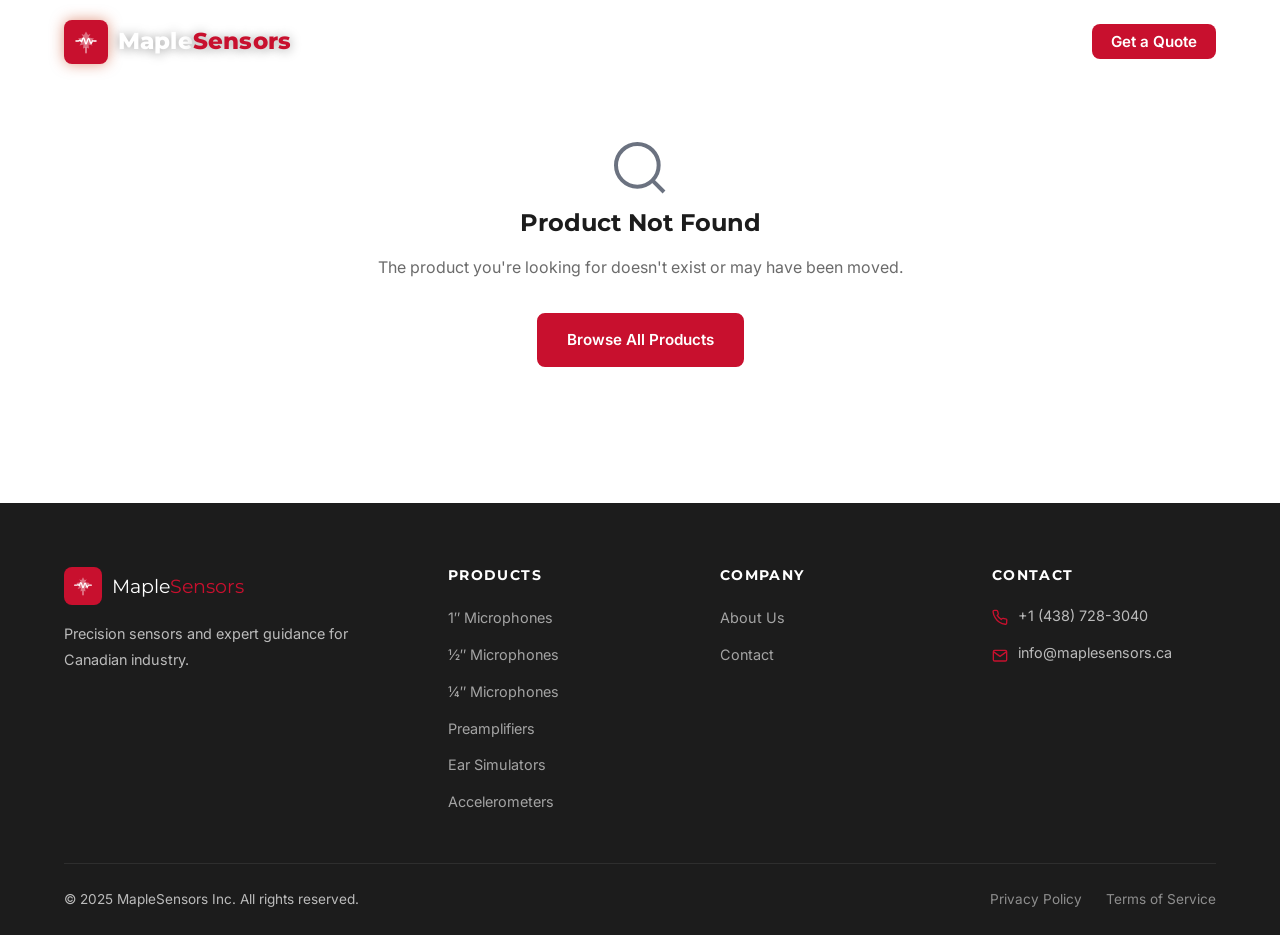
<file: product.html>
<!DOCTYPE html>
<html lang="en">
<head>
  <meta charset="UTF-8" />
  <meta name="viewport" content="width=device-width, initial-scale=1.0" />
  <title id="pageTitle">Product Details – MapleSensors</title>
  <meta name="description" id="pageDesc" content="CRYSOUND product details — MapleSensors Canadian distributor." />
  <link rel="stylesheet" href="css/style.css" />
  <link rel="icon" href="data:image/svg+xml,<svg xmlns='http://www.w3.org/2000/svg' viewBox='0 0 100 100'><text y='.9em' font-size='90'>🍁</text></svg>" />
  <style>
    /* ── Product detail page styles ── */
    .product-detail-grid {
      display: grid;
      grid-template-columns: 1fr 1.5fr;
      gap: 3rem;
      align-items: start;
      margin-top: 2rem;
    }
    @media(max-width: 768px) {
      .product-detail-grid { grid-template-columns: 1fr; gap: 2rem; }
    }

    .product-detail-img {
      background: var(--clr-light);
      border: 1px solid var(--clr-border);
      border-radius: var(--radius-lg);
      display: flex;
      align-items: center;
      justify-content: center;
      min-height: 300px;
      overflow: hidden;
    }
    .product-detail-img img {
      max-height: 320px;
      width: auto;
      object-fit: contain;
      padding: 2rem;
    }

    .product-detail-content { }

    .product-detail-badge {
      display: inline-flex;
      flex-wrap: wrap;
      gap: .5rem;
      margin-bottom: 1rem;
    }

    .product-detail-content h1 {
      font-size: clamp(1.8rem, 4vw, 2.8rem);
      margin-bottom: 1rem;
    }

    .product-detail-desc {
      font-size: 1rem;
      line-height: 1.8;
      color: var(--clr-text);
      margin-bottom: 1.5rem;
    }

    /* Full spec table */
    .spec-table-full {
      width: 100%;
      border-collapse: collapse;
      margin-bottom: 1.5rem;
    }
    .spec-table-full caption {
      text-align: left;
      font-family: var(--ff-heading);
      font-weight: 700;
      font-size: .85rem;
      text-transform: uppercase;
      letter-spacing: .08em;
      color: var(--clr-muted);
      padding-bottom: .6rem;
    }
    .spec-table-full tr {
      border-bottom: 1px solid var(--clr-border);
    }
    .spec-table-full tr:last-child { border-bottom: none; }
    .spec-table-full td {
      padding: .55rem .25rem;
      font-size: .875rem;
      vertical-align: top;
    }
    .spec-table-full td:first-child {
      color: var(--clr-muted);
      font-weight: 500;
      width: 42%;
      padding-right: 1rem;
    }
    .spec-table-full td:last-child {
      color: var(--clr-primary);
      font-weight: 600;
    }

    /* Highlights & applications */
    .detail-section-label {
      font-family: var(--ff-heading);
      font-weight: 700;
      font-size: .8rem;
      text-transform: uppercase;
      letter-spacing: .1em;
      color: var(--clr-muted);
      margin-bottom: .5rem;
      margin-top: 1.5rem;
    }
    .detail-list {
      display: flex;
      flex-direction: column;
      gap: .4rem;
      margin-bottom: 1rem;
    }
    .detail-list li {
      display: flex;
      align-items: flex-start;
      gap: .5rem;
      font-size: .9rem;
      color: var(--clr-text);
    }
    .detail-list li::before {
      content: '';
      flex-shrink: 0;
      width: 6px;
      height: 6px;
      border-radius: 50%;
      background: var(--clr-secondary);
      margin-top: .55rem;
    }

    .detail-cta-row {
      display: flex;
      gap: 1rem;
      flex-wrap: wrap;
      margin-top: 2rem;
      padding-top: 1.5rem;
      border-top: 1px solid var(--clr-border);
    }

    /* Not found state */
    .product-not-found {
      text-align: center;
      padding: 5rem 2rem;
    }
    .product-not-found h2 { margin-bottom: 1rem; }
    .product-not-found p { color: var(--clr-muted); margin-bottom: 2rem; }

    /* Related / back link */
    .back-link {
      display: inline-flex;
      align-items: center;
      gap: .4rem;
      color: var(--clr-muted);
      font-size: .875rem;
      font-weight: 500;
      margin-bottom: 1.5rem;
      transition: color var(--transition);
    }
    .back-link:hover { color: var(--clr-secondary); }
    .back-link svg { width: 16px; }
  </style>
</head>
<body>

  <!-- ── NAVBAR ── -->
  <nav class="navbar scrolled" id="navbar">
    <div class="container nav-inner">
      <a href="index.html" class="nav-logo">
        <div class="nav-logo-icon">
          <svg viewBox="0 0 24 24" fill="none"><path d="M12 1.5 L10 5 L7.5 4 L9.5 7.5 L4 8.5 L7.5 12 L5.5 15.5 L9.5 14.5 L9 18.5 L12 17.5 L15 18.5 L14.5 14.5 L18.5 15.5 L16.5 12 L20 8.5 L14.5 7.5 L16.5 4 L14 5 Z" fill="white" opacity="0.4"/><line x1="12" y1="18" x2="12" y2="22.5" stroke="white" stroke-width="1.8" stroke-linecap="round" opacity="0.5"/><path d="M2,11 L4.5,11 C5,11 5.3,10.3 6,10.3 C6.7,10.3 7,11.7 7.5,11.7 C8,11.7 8.3,8 9.5,8 C10.7,8 11,14 12,14 C13,14 13.3,8.5 14.5,8.5 C15.7,8.5 16,13.5 17,13.5 C17.7,13.5 18,10.8 18.5,10.8 C19,10.8 19.3,11 20,11 L22,11" stroke="white" stroke-width="1.5" fill="none" stroke-linecap="round"/></svg>
        </div>
        <span class="nav-logo-text">Maple<span>Sensors</span></span>
      </a>
      <ul class="nav-menu" id="navMenu">
        <li><a href="index.html"    class="nav-link">Home</a></li>
        <li><a href="products.html" class="nav-link active">Products</a></li>
        <li><a href="about.html"    class="nav-link">About Us</a></li>
        <li><a href="contact.html"  class="nav-link nav-cta">Get a Quote</a></li>
      </ul>
      <button class="hamburger" id="hamburger" aria-label="Toggle menu"><span></span><span></span><span></span></button>
    </div>
  </nav>

  <!-- ── PRODUCT DETAIL SECTION ── -->
  <section class="section">
    <div class="container" id="productDetailContainer">

      <!-- Populated by JS -->
      <div class="product-not-found" id="notFoundMsg" style="display:none;">
        <svg width="64" height="64" viewBox="0 0 24 24" fill="none" stroke="#6b7280" stroke-width="1.5"><circle cx="11" cy="11" r="8"/><line x1="21" y1="21" x2="16.65" y2="16.65"/></svg>
        <h2>Product Not Found</h2>
        <p>The product you're looking for doesn't exist or may have been moved.</p>
        <a href="products.html" class="btn btn-primary">Browse All Products</a>
      </div>

    </div>
  </section>

  <!-- ── CTA ── -->
  <section class="cta-section" id="ctaSection" style="display:none;">
    <div class="container">
      <h2 class="section-title">Ready to Order?</h2>
      <p>Contact our acoustic engineers to request a quote or ask technical questions about this product.</p>
      <div class="cta-actions">
        <a href="contact.html" class="btn btn-primary">Request a Quote</a>
        <a href="products.html" class="btn btn-outline">Browse All Products</a>
      </div>
    </div>
  </section>

  <!-- ── FOOTER ── -->
  <footer class="footer">
    <div class="container">
      <div class="footer-grid">
        <div class="footer-brand">
          <div class="footer-logo"><div class="icon"><svg viewBox="0 0 24 24" fill="none"><path d="M12 1.5 L10 5 L7.5 4 L9.5 7.5 L4 8.5 L7.5 12 L5.5 15.5 L9.5 14.5 L9 18.5 L12 17.5 L15 18.5 L14.5 14.5 L18.5 15.5 L16.5 12 L20 8.5 L14.5 7.5 L16.5 4 L14 5 Z" fill="white" opacity="0.4"/><line x1="12" y1="18" x2="12" y2="22.5" stroke="white" stroke-width="1.8" stroke-linecap="round" opacity="0.5"/><path d="M2,11 L4.5,11 C5,11 5.3,10.3 6,10.3 C6.7,10.3 7,11.7 7.5,11.7 C8,11.7 8.3,8 9.5,8 C10.7,8 11,14 12,14 C13,14 13.3,8.5 14.5,8.5 C15.7,8.5 16,13.5 17,13.5 C17.7,13.5 18,10.8 18.5,10.8 C19,10.8 19.3,11 20,11 L22,11" stroke="white" stroke-width="1.5" fill="none" stroke-linecap="round"/></svg></div><span class="name">Maple<span>Sensors</span></span></div>
          <p>Precision sensors and expert guidance for Canadian industry.</p>
        </div>
        <div class="footer-col"><h4>Products</h4><ul class="footer-links">
          <li><a href="products.html">1″ Microphones</a></li>
          <li><a href="products.html">½″ Microphones</a></li>
          <li><a href="products.html">¼″ Microphones</a></li>
          <li><a href="products.html">Preamplifiers</a></li>
          <li><a href="products.html">Ear Simulators</a></li>
          <li><a href="products.html">Accelerometers</a></li>
        </ul></div>
        <div class="footer-col"><h4>Company</h4><ul class="footer-links"><li><a href="about.html">About Us</a></li><li><a href="contact.html">Contact</a></li></ul></div>
        <div class="footer-col"><h4>Contact</h4>
          <div class="footer-contact-item"><svg viewBox="0 0 24 24" fill="none" stroke-width="2"><path d="M22 16.92v3a2 2 0 0 1-2.18 2 19.79 19.79 0 0 1-8.63-3.07A19.5 19.5 0 0 1 4.69 12a19.79 19.79 0 0 1-3.07-8.67A2 2 0 0 1 3.62 1h3a2 2 0 0 1 2 1.72c.127.96.361 1.903.7 2.81a2 2 0 0 1-.45 2.11L7.91 8.6a16 16 0 0 0 6 6l.96-.96a2 2 0 0 1 2.11-.45c.907.339 1.85.573 2.81.7A2 2 0 0 1 22 16.92z"/></svg><span>+1 (438) 728-3040</span></div>
          <div class="footer-contact-item"><svg viewBox="0 0 24 24" fill="none" stroke-width="2"><path d="M4 4h16c1.1 0 2 .9 2 2v12c0 1.1-.9 2-2 2H4c-1.1 0-2-.9-2-2V6c0-1.1.9-2 2-2z"/><polyline points="22,6 12,13 2,6"/></svg><span>info@maplesensors.ca</span></div>
        </div>
      </div>
      <div class="footer-bottom"><span>&copy; 2025 MapleSensors Inc. All rights reserved.</span><div class="footer-bottom-links"><a href="#">Privacy Policy</a><a href="#">Terms of Service</a></div></div>
    </div>
  </footer>

  <button class="back-to-top" id="backToTop" aria-label="Back to top">
    <svg viewBox="0 0 24 24" fill="none" stroke="currentColor" stroke-width="2.5"><path d="M18 15l-6-6-6 6"/></svg>
  </button>

  <script src="js/products-data.js"></script>
  <script src="js/main.js"></script>
  <script>
    document.getElementById('navbar').classList.add('scrolled');

    (function() {
      // Get product ID from URL: product.html?id=CRY3203
      const params = new URLSearchParams(window.location.search);
      const productId = params.get('id');
      const container = document.getElementById('productDetailContainer');
      const notFound  = document.getElementById('notFoundMsg');
      const ctaSection = document.getElementById('ctaSection');

      if (!productId) {
        notFound.style.display = 'block';
        return;
      }

      const product = getProductById(productId);

      if (!product) {
        notFound.style.display = 'block';
        return;
      }

      // Update page title and meta
      document.getElementById('pageTitle').textContent = product.name + ' – MapleSensors';
      document.getElementById('pageDesc').setAttribute('content',
        product.description ? product.description.substring(0, 160) : product.name + ' – CRYSOUND measurement sensor from MapleSensors Canada.');

      // Build breadcrumb
      const breadcrumb = document.createElement('div');
      breadcrumb.className = 'breadcrumb';
      breadcrumb.innerHTML = '<a href="index.html">Home</a>'
        + '<span class="breadcrumb-sep">/</span>'
        + '<a href="products.html">Products</a>'
        + '<span class="breadcrumb-sep">/</span>'
        + '<span>' + product.name + '</span>';
      container.appendChild(breadcrumb);

      // Back link
      const backLink = document.createElement('a');
      backLink.href = 'products.html';
      backLink.className = 'back-link';
      backLink.innerHTML = '<svg viewBox="0 0 24 24" fill="none" stroke="currentColor" stroke-width="2"><polyline points="15 18 9 12 15 6"/></svg> Back to Products';
      container.appendChild(backLink);

      // Build product detail grid
      const grid = document.createElement('div');
      grid.className = 'product-detail-grid';

      // — Image column —
      const imgCol = document.createElement('div');
      imgCol.className = 'product-detail-img';
      const img = document.createElement('img');
      img.src = product.image || 'images/products/placeholder.jpg';
      img.alt = product.name;
      img.onerror = function() {
        // Fallback SVG if image not found
        imgCol.innerHTML = '<svg viewBox="0 0 80 80" fill="none" stroke="#c8102e" stroke-width="1.5" width="80" height="80">'
          + '<rect x="10" y="20" width="20" height="40" rx="3"/>'
          + '<rect x="50" y="25" width="20" height="35" rx="3"/>'
          + '<circle cx="20" cy="16" r="4"/>'
          + '<circle cx="60" cy="21" r="3"/>'
          + '</svg>';
      };
      imgCol.appendChild(img);

      // — Content column —
      const contentCol = document.createElement('div');
      contentCol.className = 'product-detail-content';

      // Badge
      if (product.badge) {
        const badgeWrap = document.createElement('div');
        badgeWrap.className = 'product-detail-badge';
        const badge = document.createElement('span');
        badge.className = 'badge badge-blue';
        badge.textContent = product.badge;
        badgeWrap.appendChild(badge);
        contentCol.appendChild(badgeWrap);
      }

      // Name
      const h1 = document.createElement('h1');
      h1.textContent = product.name;
      contentCol.appendChild(h1);

      // Description
      if (product.description) {
        const desc = document.createElement('p');
        desc.className = 'product-detail-desc';
        desc.textContent = product.description;
        contentCol.appendChild(desc);
      }

      // Specifications table
      if (product.specs && Object.keys(product.specs).length > 0) {
        const specLabel = document.createElement('p');
        specLabel.className = 'detail-section-label';
        specLabel.textContent = 'Specifications';
        contentCol.appendChild(specLabel);

        const table = document.createElement('table');
        table.className = 'spec-table-full';
        const tbody = document.createElement('tbody');
        for (const [key, val] of Object.entries(product.specs)) {
          const tr = document.createElement('tr');
          tr.innerHTML = '<td>' + key + '</td><td>' + val + '</td>';
          tbody.appendChild(tr);
        }
        table.appendChild(tbody);
        contentCol.appendChild(table);
      }

      // Highlights
      if (product.highlights && product.highlights.length > 0) {
        const hlLabel = document.createElement('p');
        hlLabel.className = 'detail-section-label';
        hlLabel.textContent = 'Key Features';
        contentCol.appendChild(hlLabel);

        const ul = document.createElement('ul');
        ul.className = 'detail-list';
        product.highlights.forEach(function(item) {
          const li = document.createElement('li');
          li.textContent = item;
          ul.appendChild(li);
        });
        contentCol.appendChild(ul);
      }

      // Applications
      if (product.applications && product.applications.length > 0) {
        const appLabel = document.createElement('p');
        appLabel.className = 'detail-section-label';
        appLabel.textContent = 'Typical Applications';
        contentCol.appendChild(appLabel);

        const ul = document.createElement('ul');
        ul.className = 'detail-list';
        product.applications.forEach(function(item) {
          const li = document.createElement('li');
          li.textContent = item;
          ul.appendChild(li);
        });
        contentCol.appendChild(ul);
      }

      // CTA row
      const ctaRow = document.createElement('div');
      ctaRow.className = 'detail-cta-row';
      ctaRow.innerHTML = '<a href="contact.html?product=' + encodeURIComponent(product.name) + '" class="btn btn-primary">Request a Quote</a>'
        + '<a href="products.html" class="btn btn-outline-dark">Back to Products</a>';
      contentCol.appendChild(ctaRow);

      grid.appendChild(imgCol);
      grid.appendChild(contentCol);
      container.appendChild(grid);

      // Show CTA section
      ctaSection.style.display = '';
    })();
  </script>
</body>
</html>
</file>
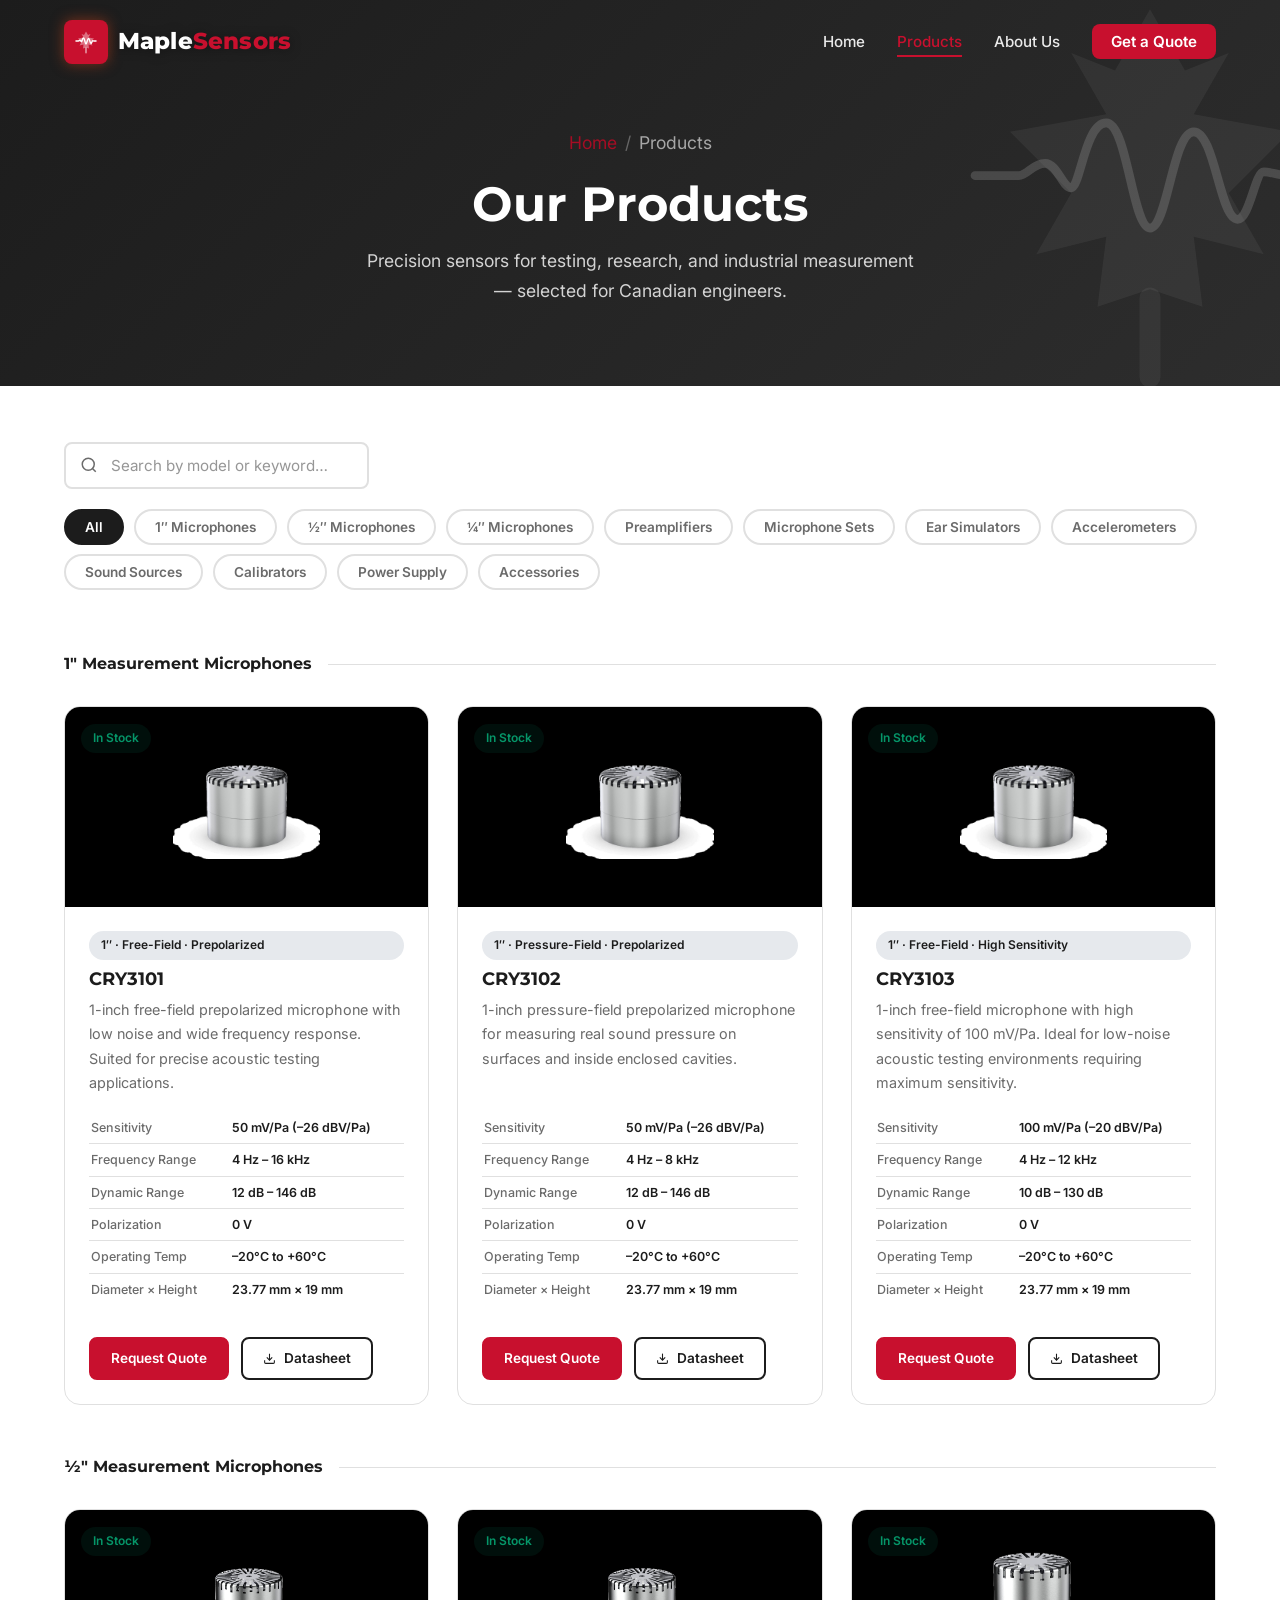
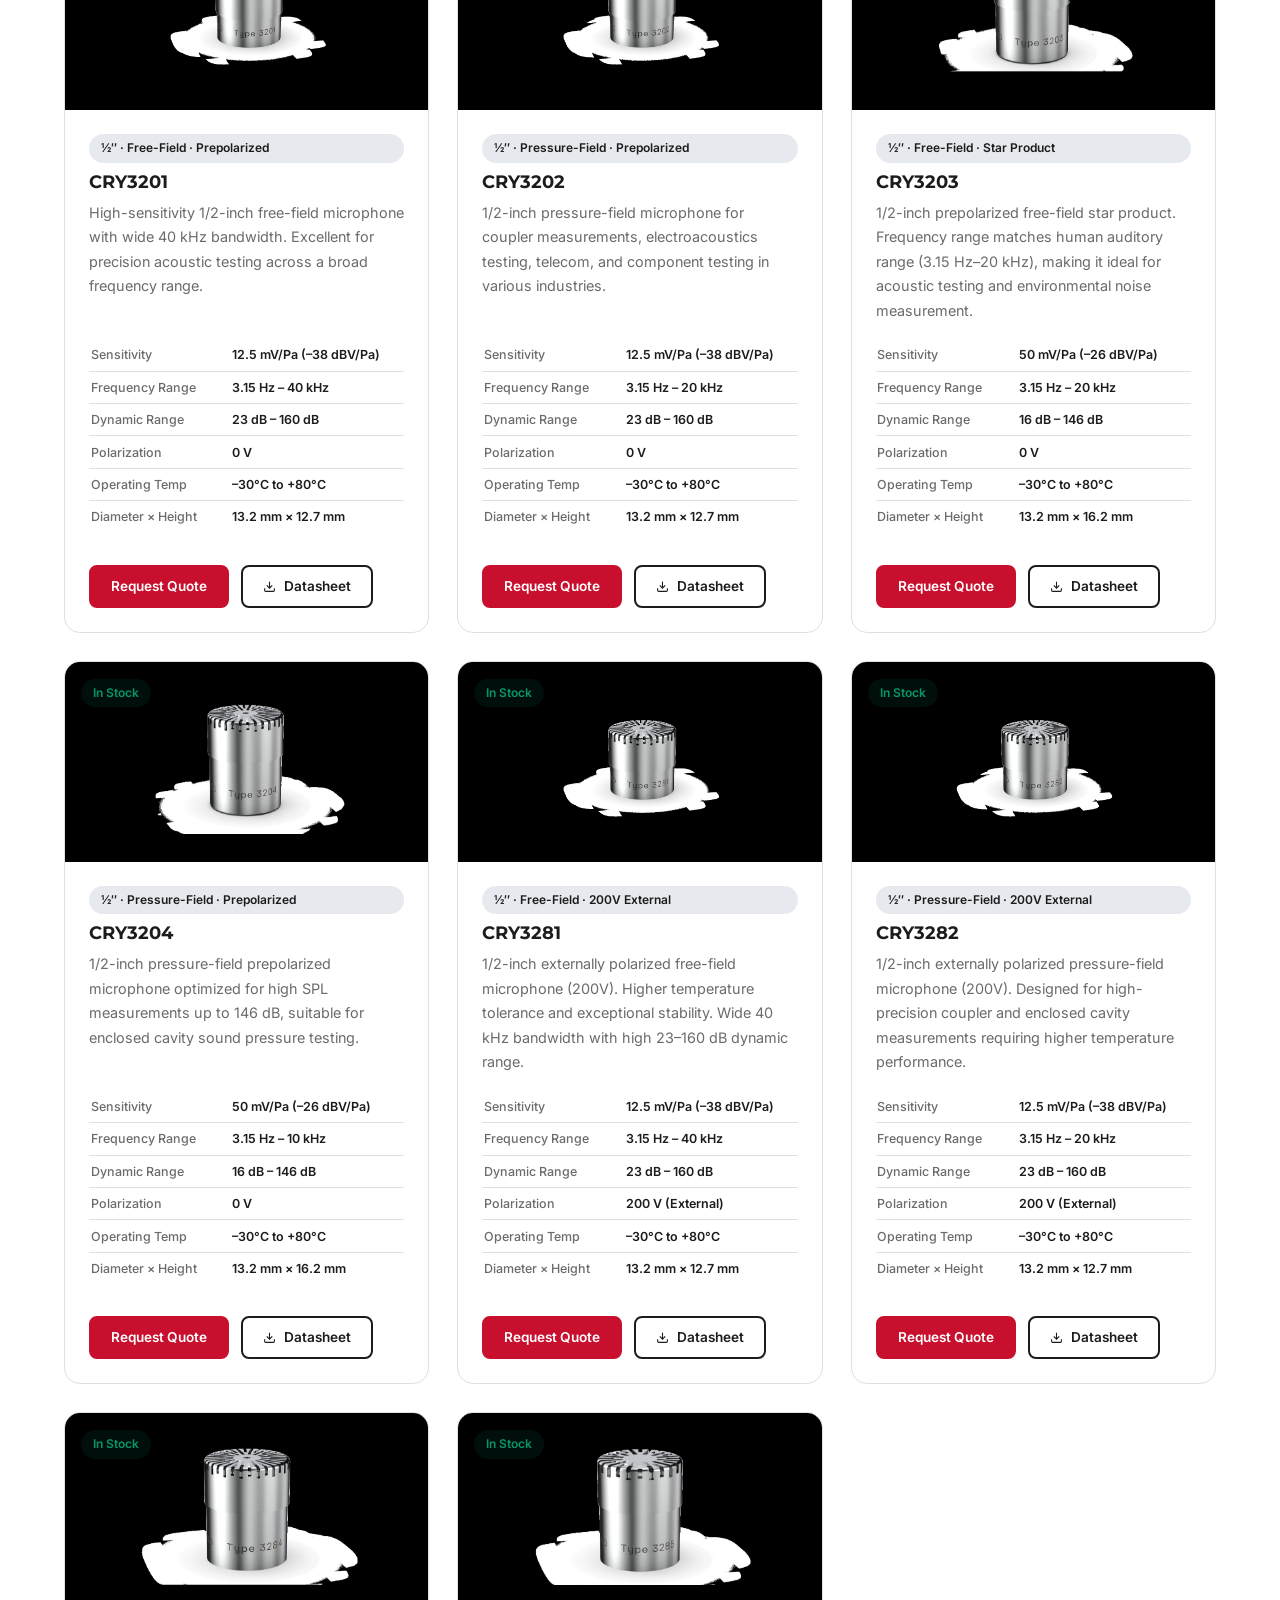
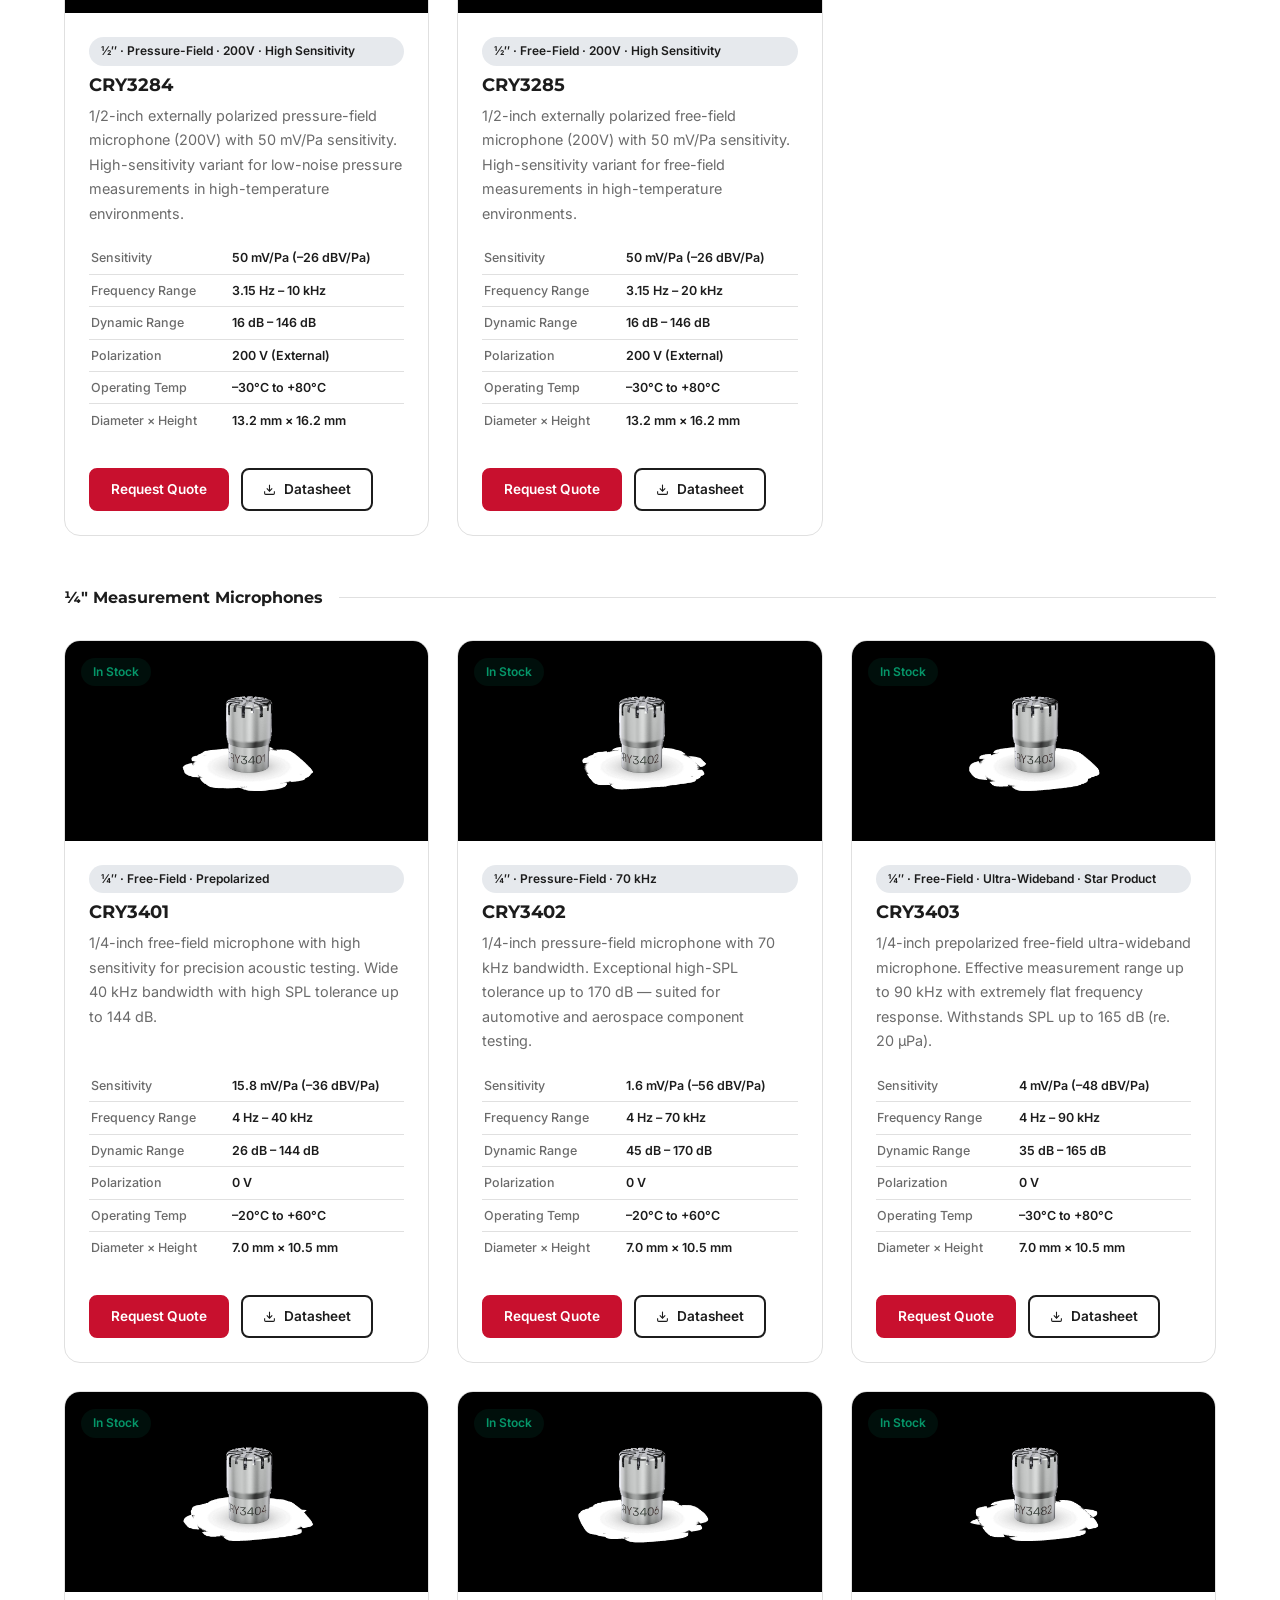
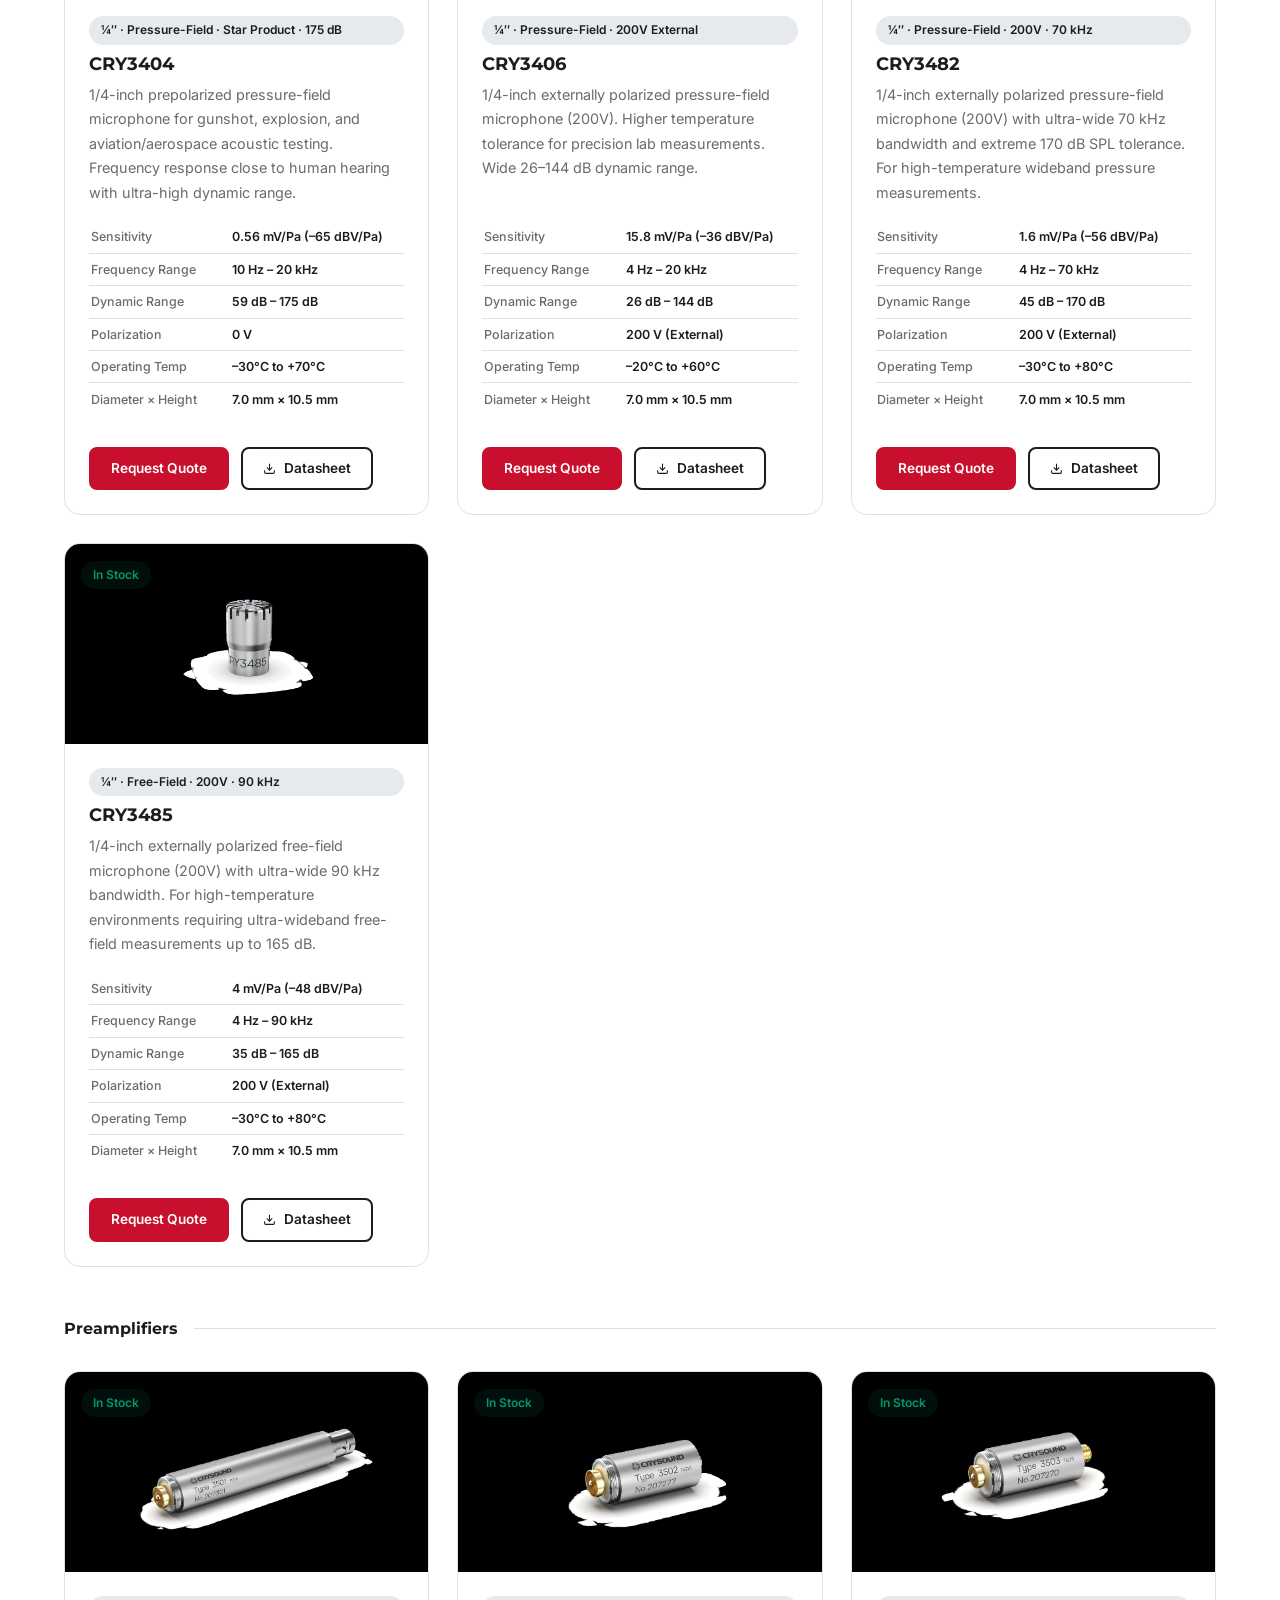
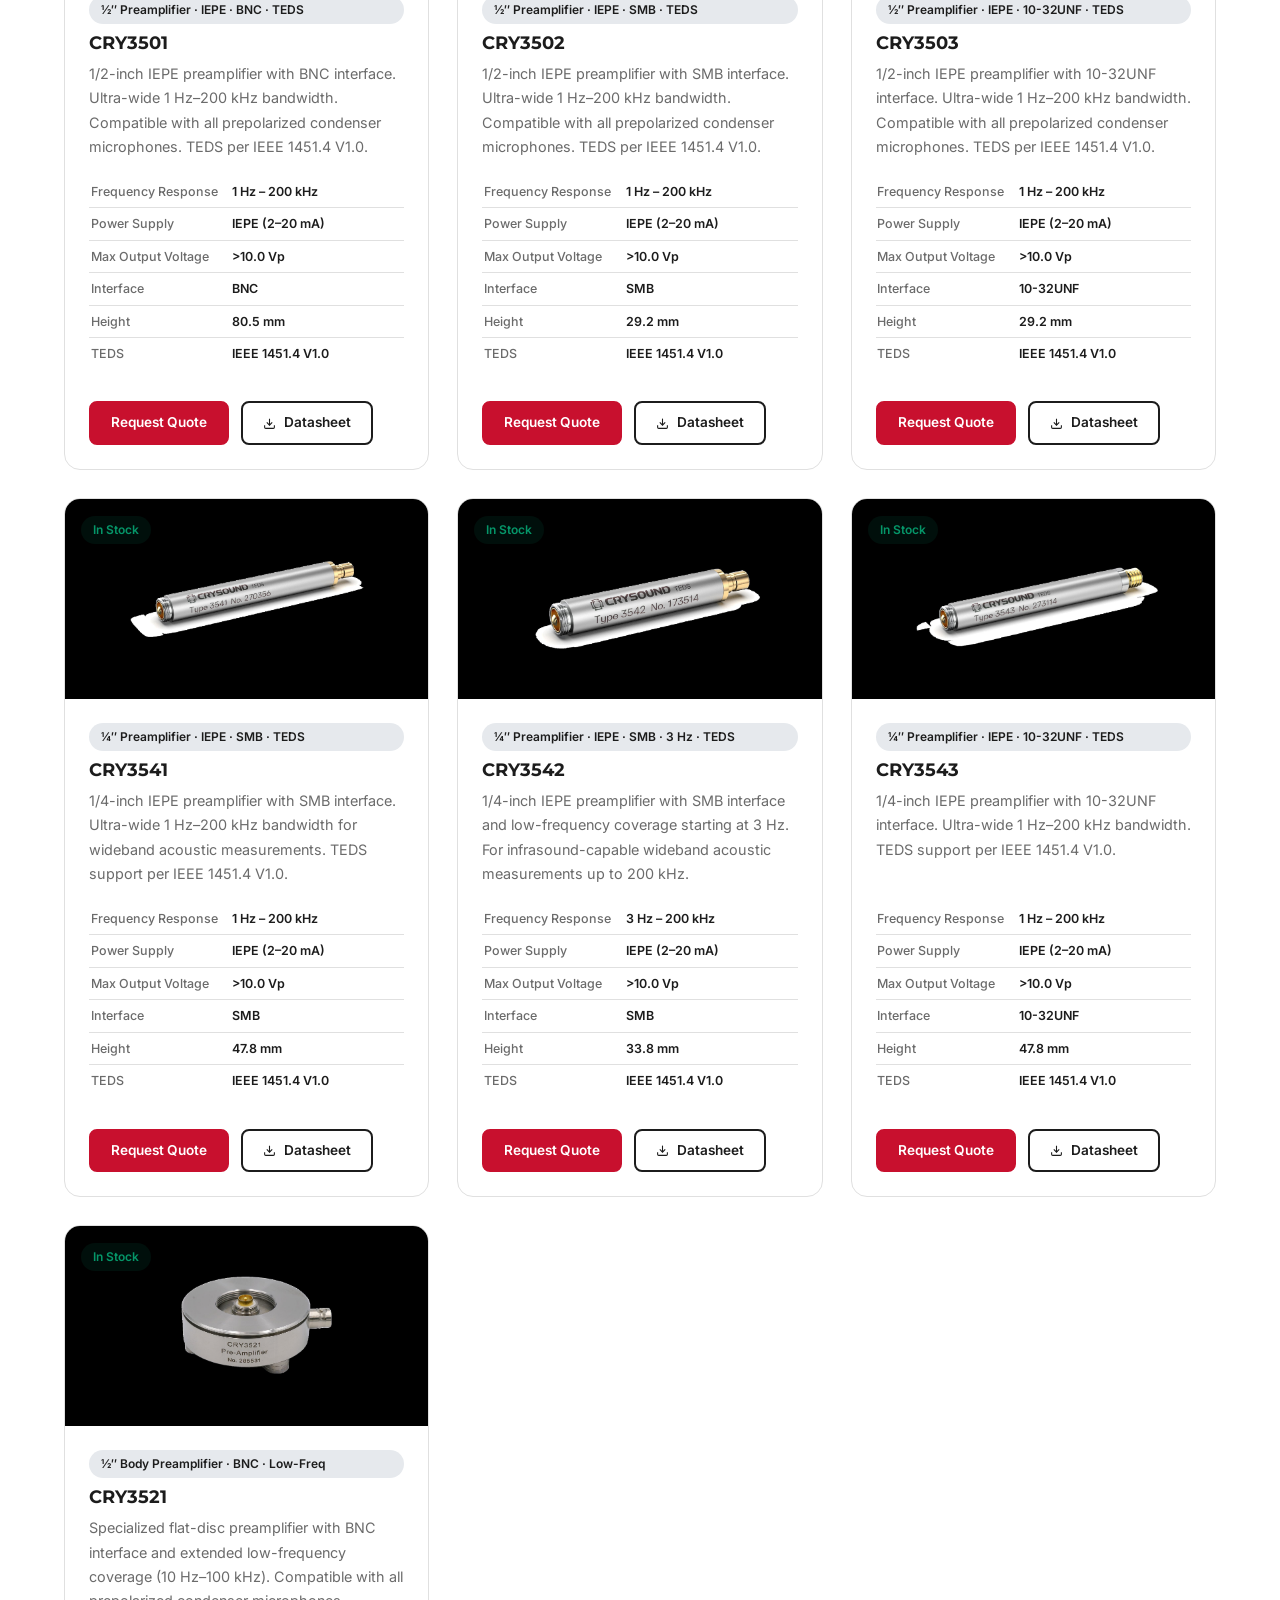
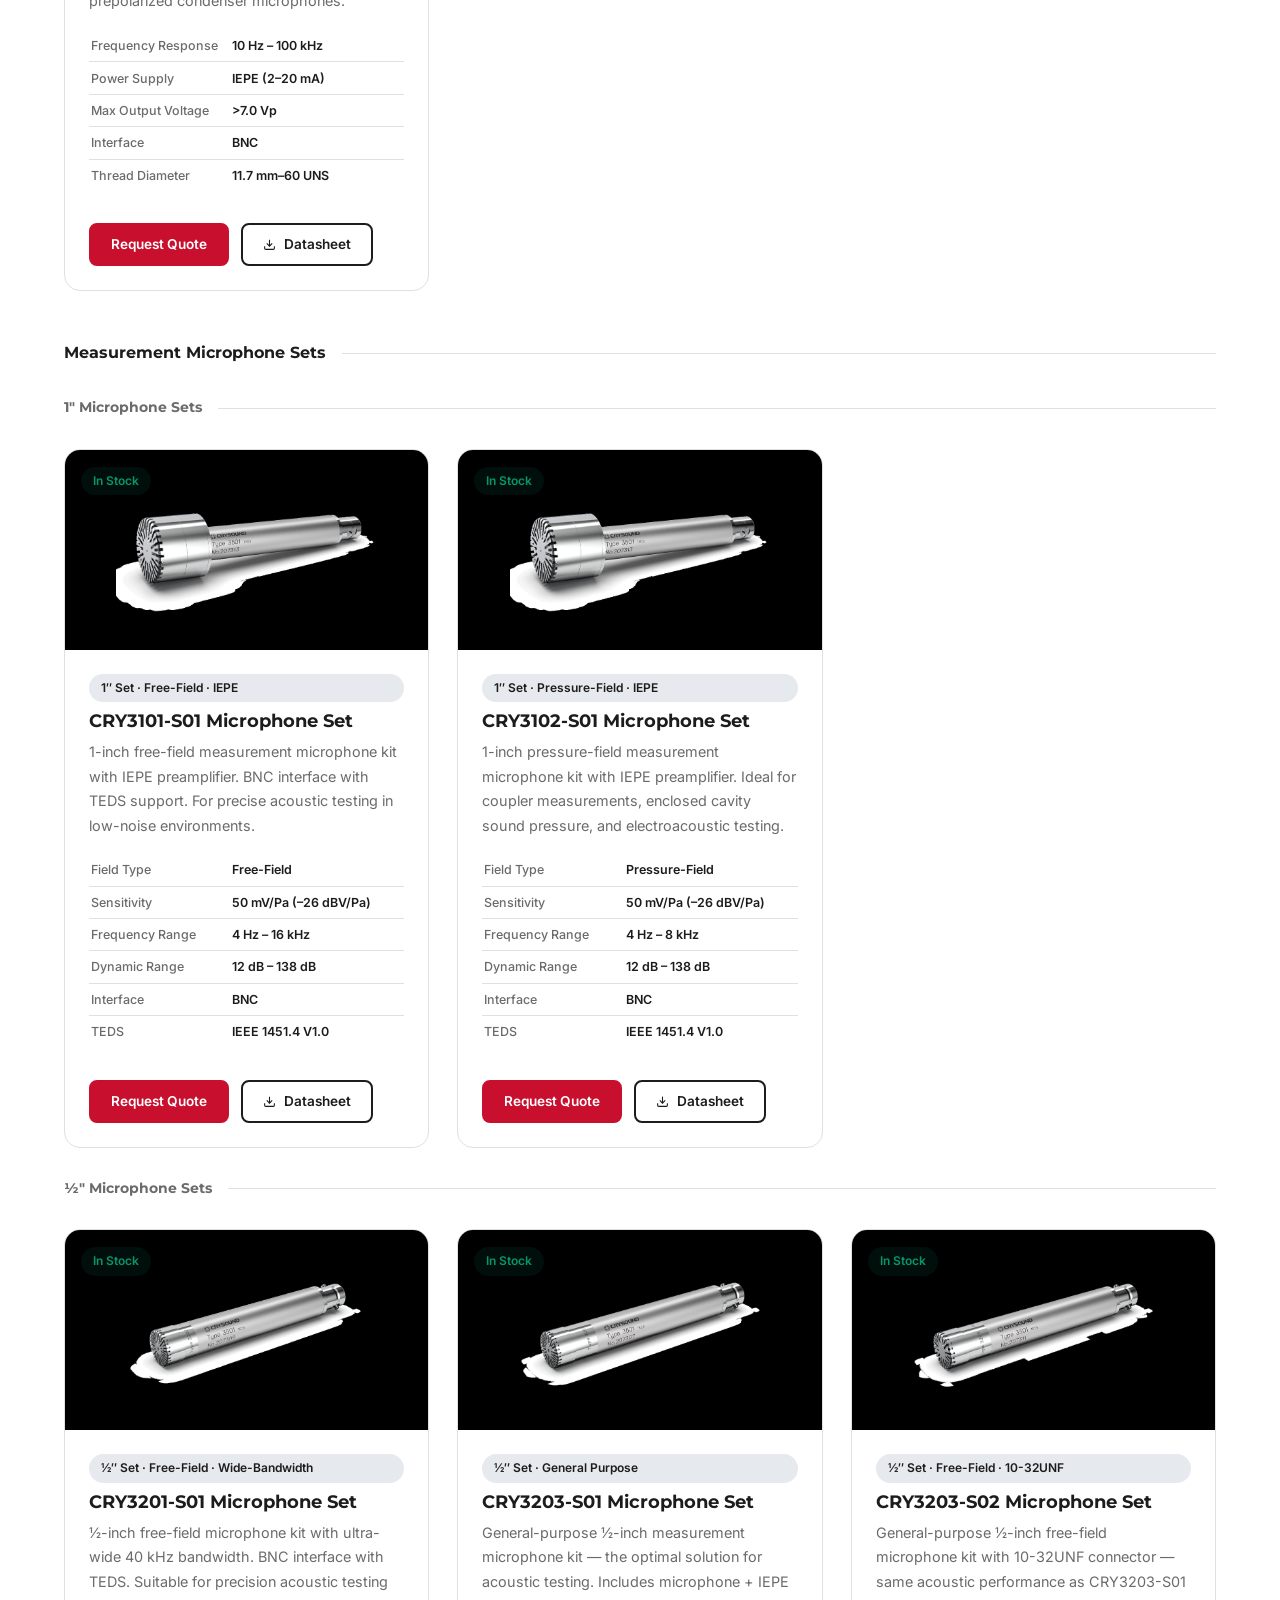
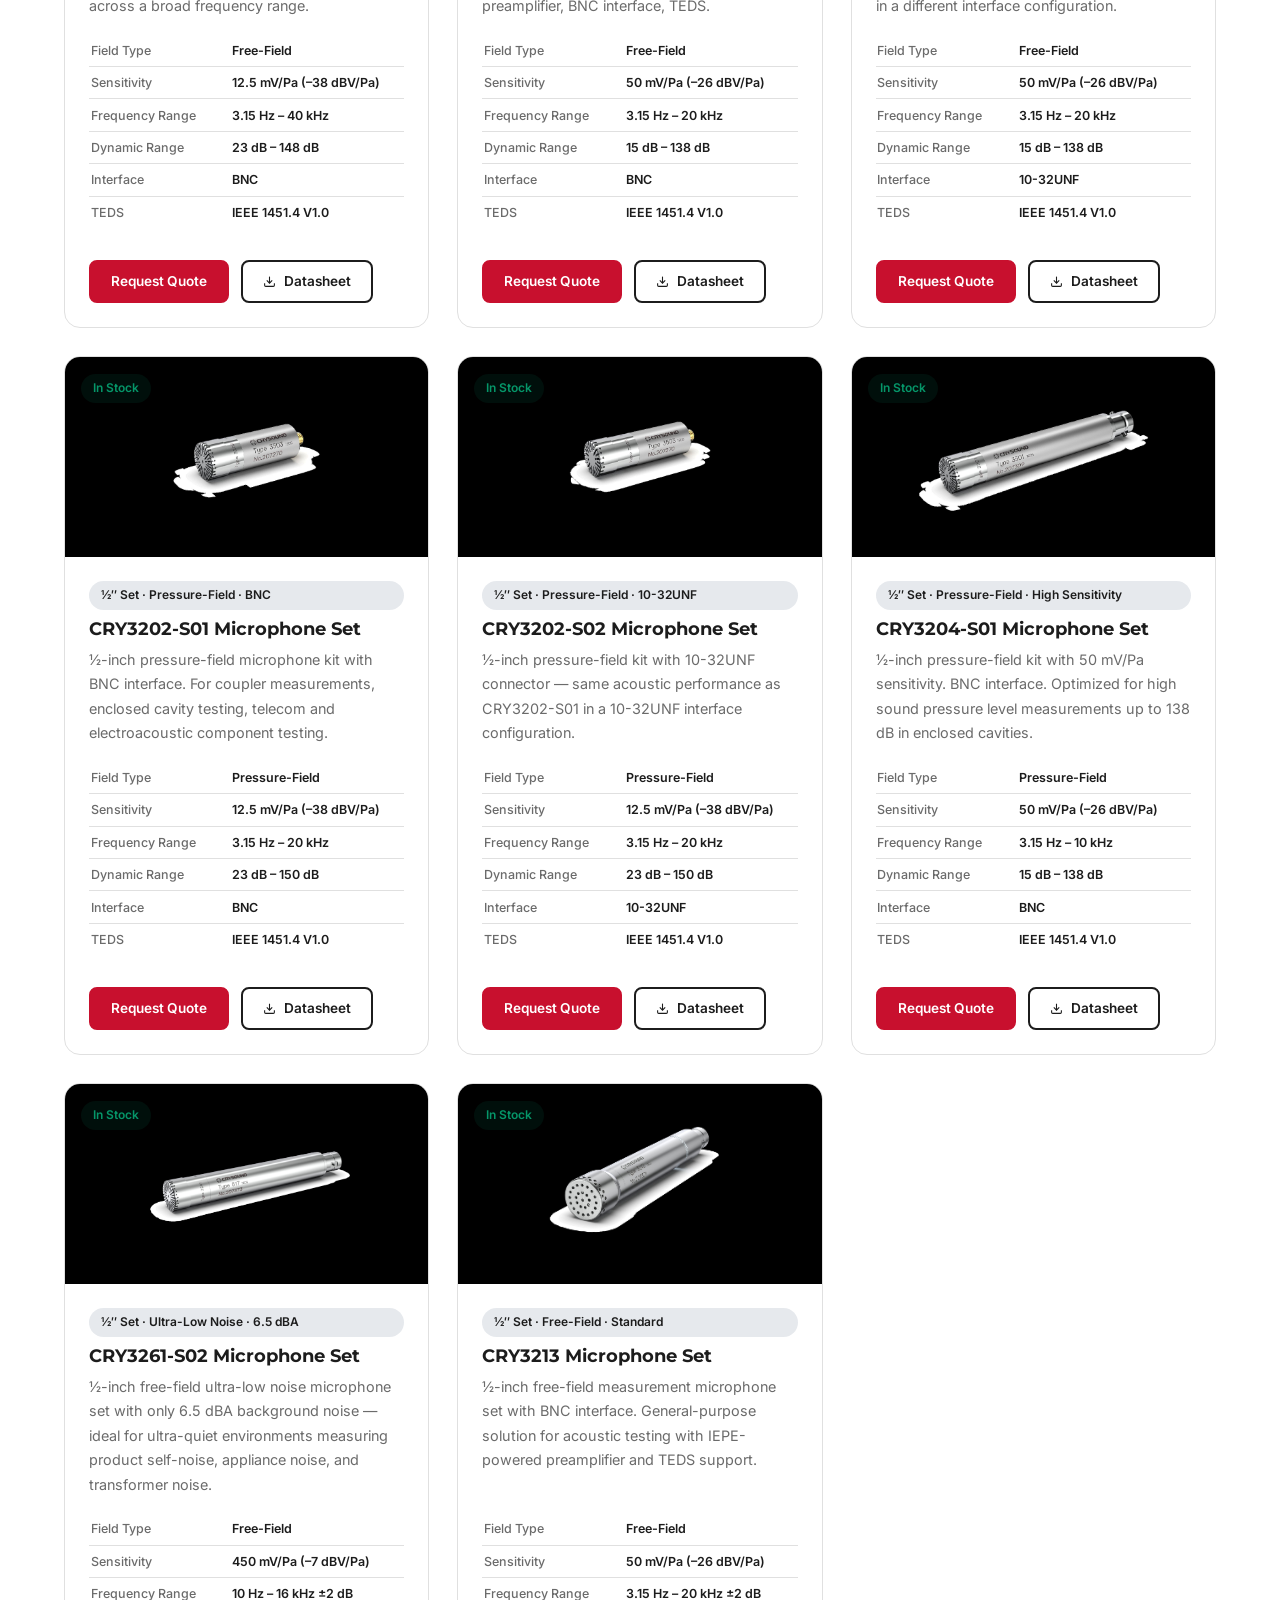
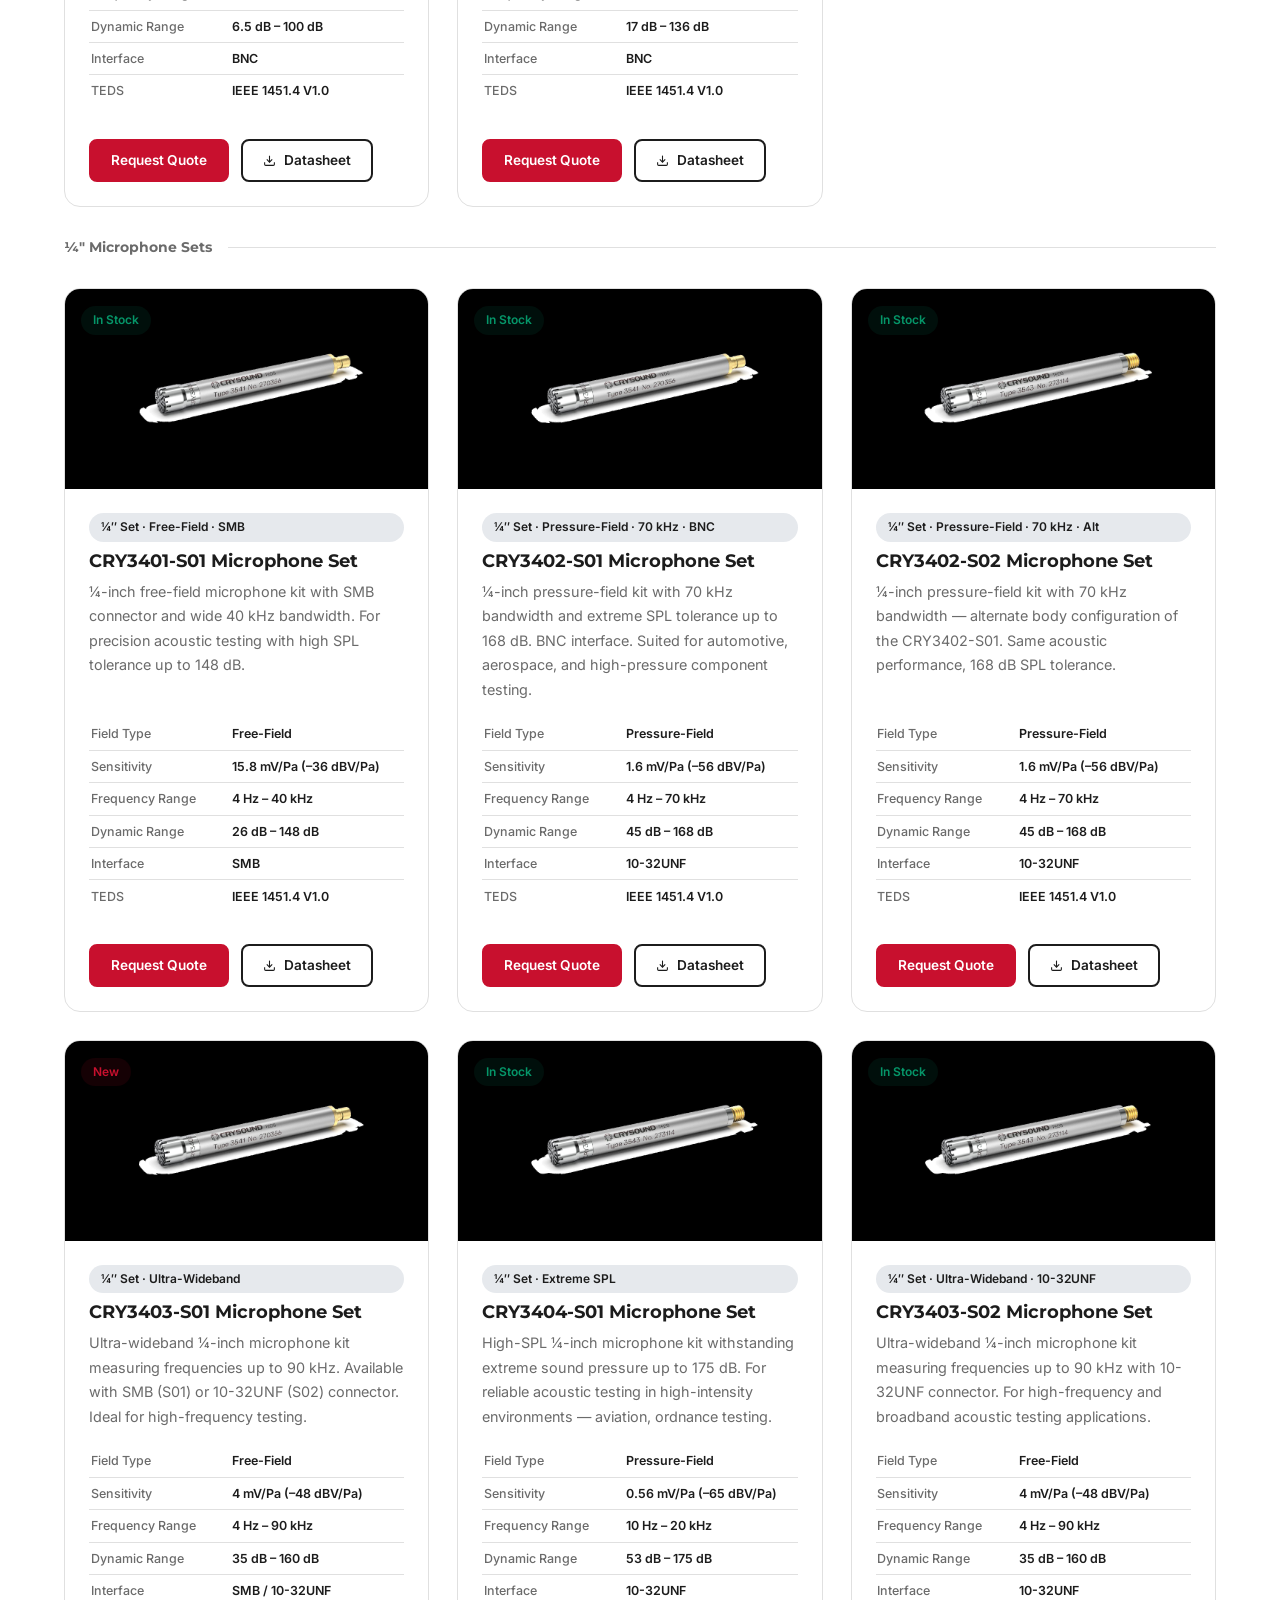
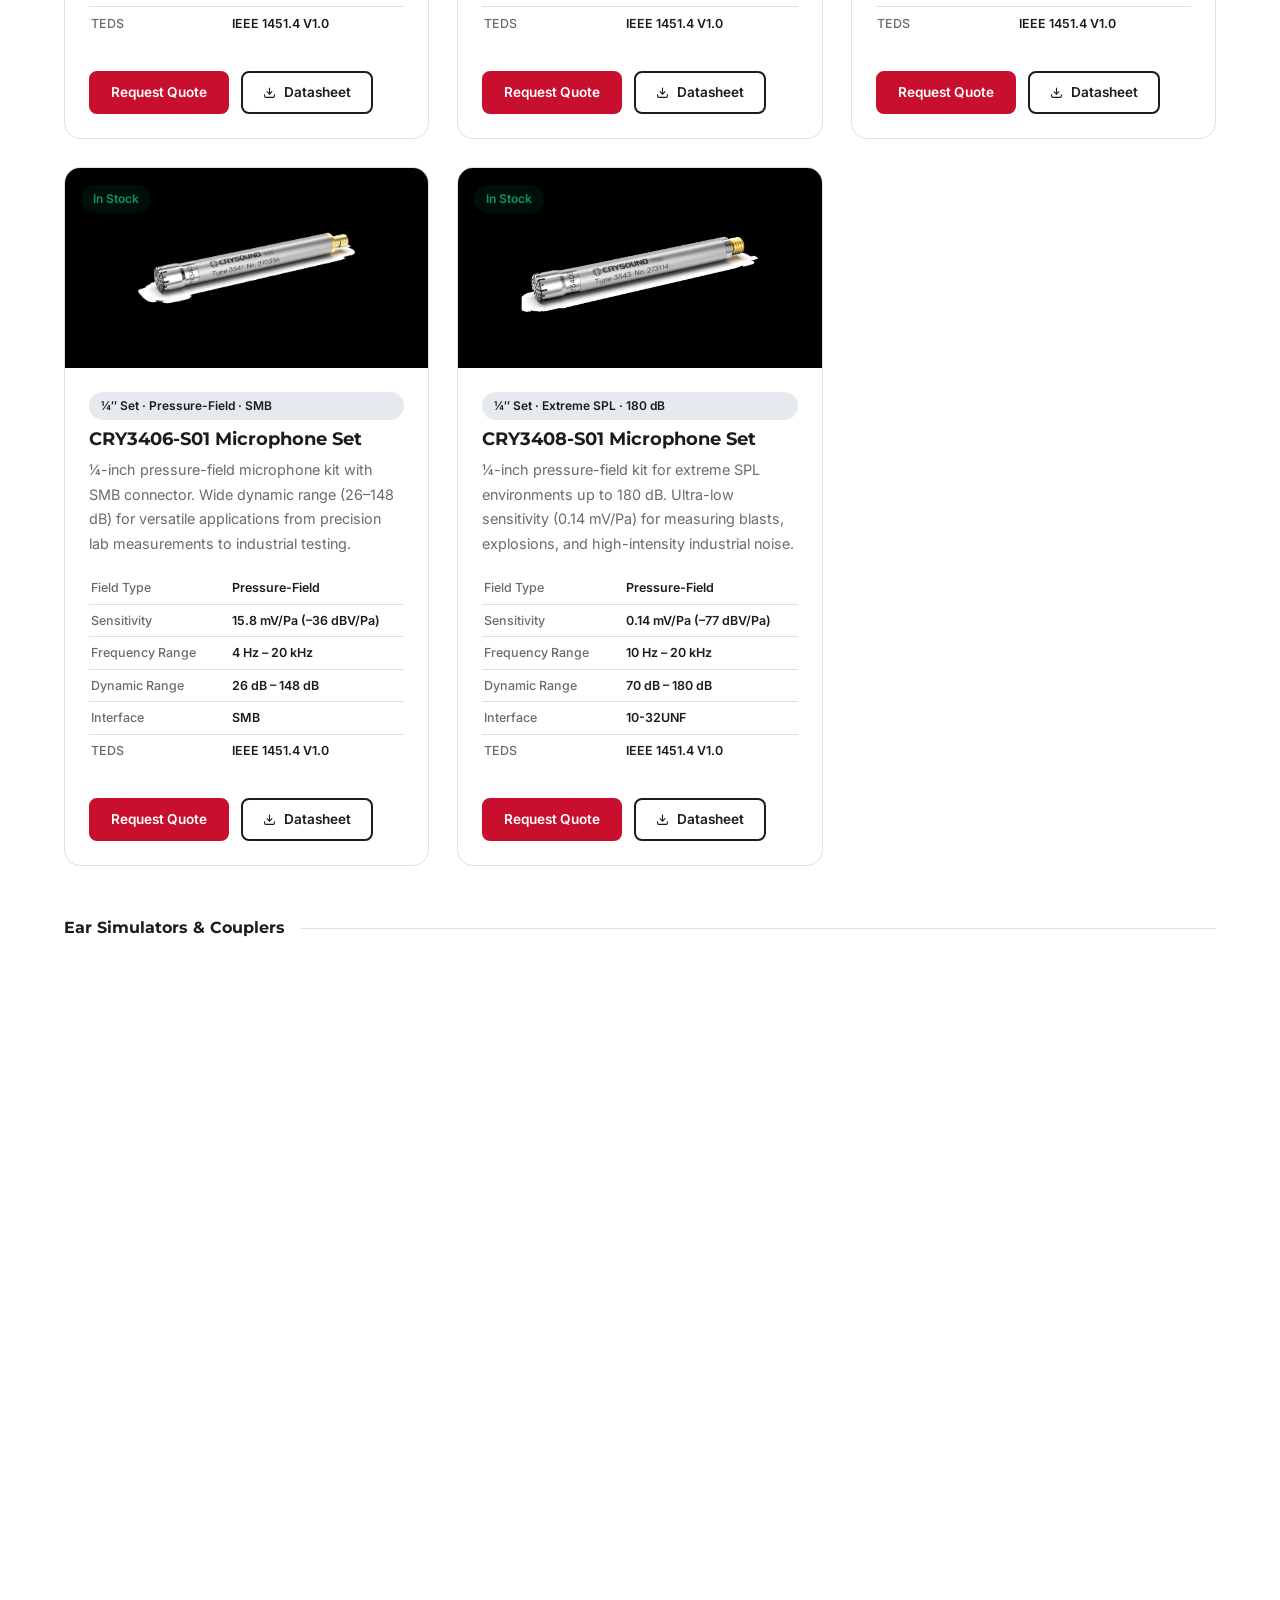
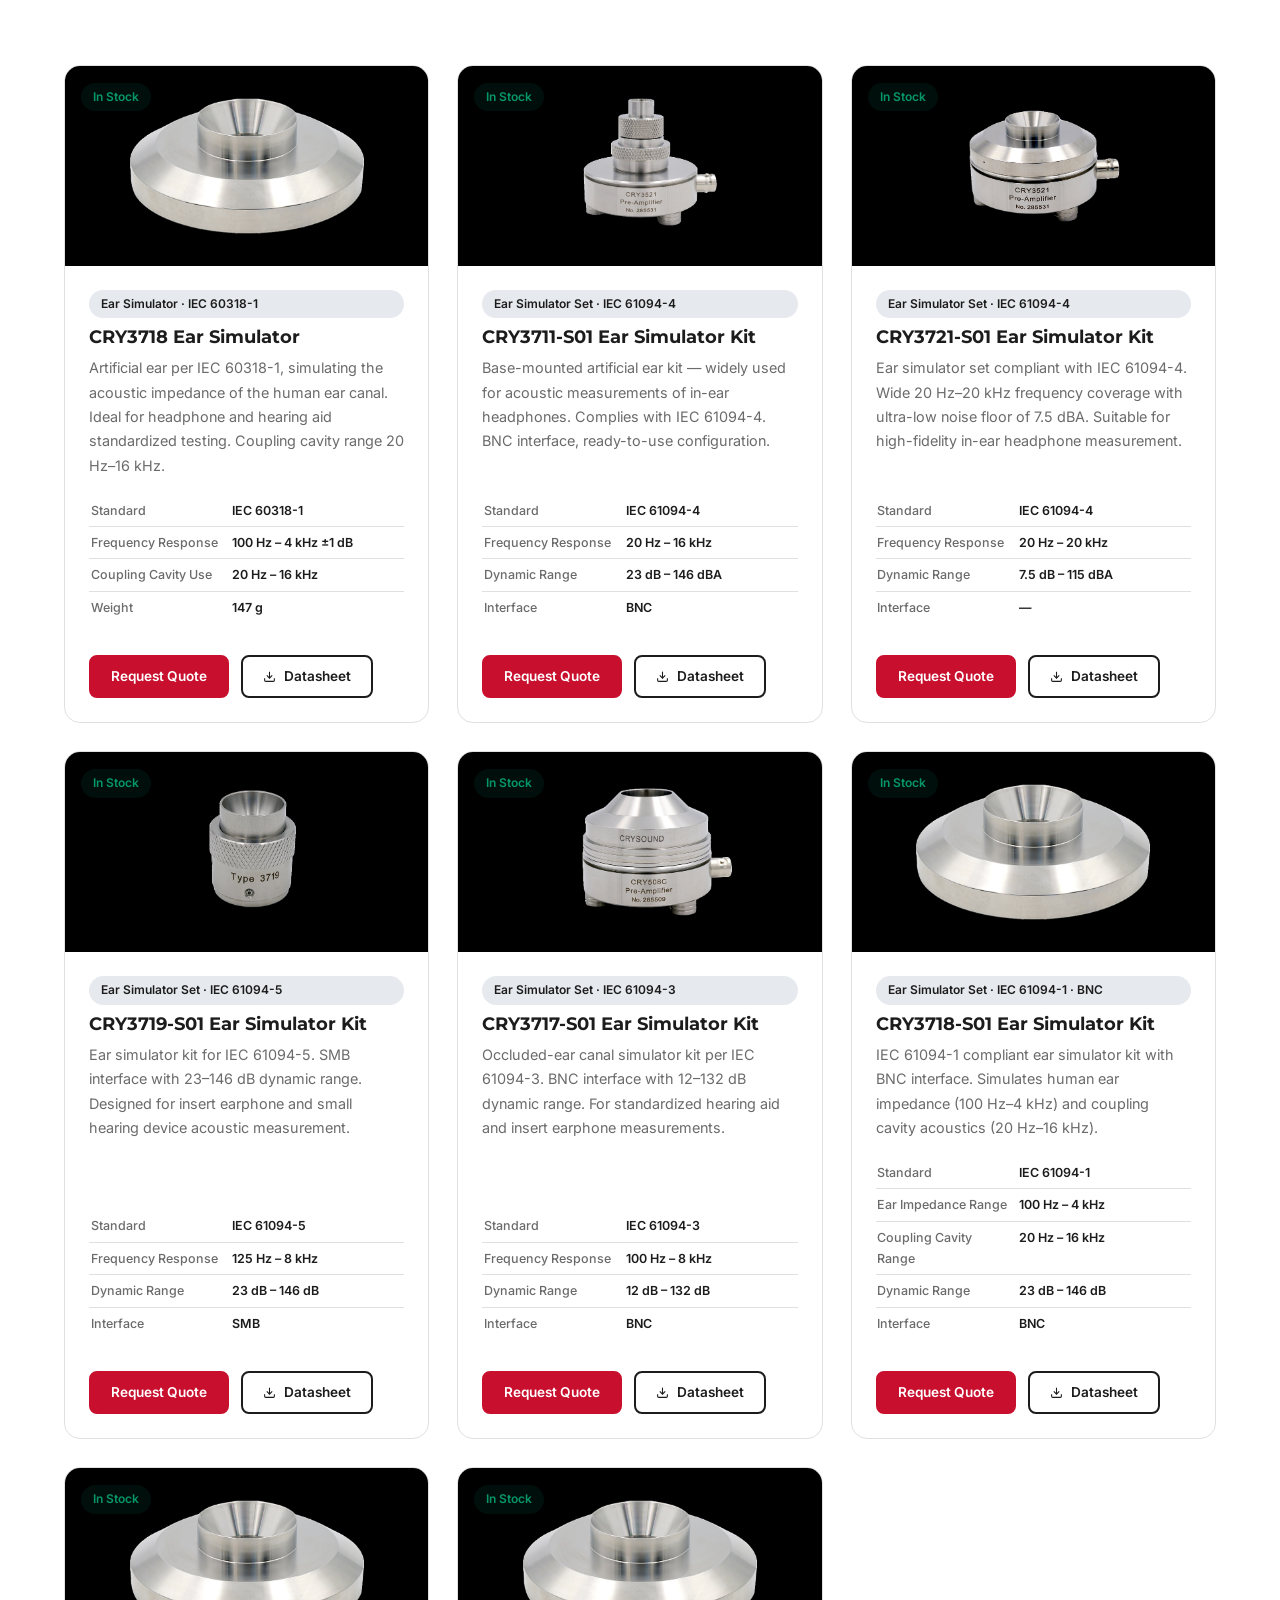
<file: products.html>
<!DOCTYPE html>
<html lang="en">
<head>
  <meta charset="UTF-8" />
  <meta name="viewport" content="width=device-width, initial-scale=1.0" />
  <title>Products – MapleSensors | CRY3000 Series Measurement Microphones</title>
  <meta name="description" content="Browse MapleSensors' full range of CRYSOUND CRY3000 Series measurement microphones, preamplifiers, ear simulators, accelerometers, and accessories." />
  <link rel="stylesheet" href="css/style.css" />
  <link rel="icon" href="data:image/svg+xml,<svg xmlns='http://www.w3.org/2000/svg' viewBox='0 0 100 100'><text y='.9em' font-size='90'>🍁</text></svg>" />
  <style>
    /* ── Page-specific extras ── */
    .search-wrap { position: relative; max-width: 380px; }
    .search-wrap svg { position: absolute; left: 1rem; top: 50%; transform: translateY(-50%); width: 18px; stroke: var(--clr-muted); }
    .search-wrap input { padding-left: 2.8rem; width: 100%; }

    .products-toolbar {
      display: flex;
      align-items: flex-start;
      justify-content: space-between;
      flex-wrap: wrap;
      gap: 1.25rem;
      margin-bottom: 2.5rem;
    }

    /* Spec table inside cards */
    .spec-table { width: 100%; border-collapse: collapse; margin-bottom: 1rem; }
    .spec-table tr { border-bottom: 1px solid var(--clr-border); }
    .spec-table tr:last-child { border-bottom: none; }
    .spec-table td { padding: .32rem .1rem; font-size: .78rem; vertical-align: top; }
    .spec-table td:first-child { color: var(--clr-muted); width: 45%; font-weight: 500; padding-right: .5rem; }
    .spec-table td:last-child  { color: var(--clr-primary); font-weight: 600; }

    /* Section header within grid */
    .product-section-title {
      grid-column: 1 / -1;
      display: flex;
      align-items: center;
      gap: 1rem;
      margin-top: 1.5rem;
      margin-bottom: .25rem;
    }
    .product-section-title h3 {
      font-size: 1rem;
      font-weight: 700;
      color: var(--clr-primary);
      white-space: nowrap;
    }
    .product-section-title::after {
      content: '';
      flex: 1;
      height: 1px;
      background: var(--clr-border);
    }


    /* Mic size icon backgrounds */
    .img-bg-blue   { background: linear-gradient(135deg,#e8f4fd,#cce4f6); }
    .img-bg-navy   { background: linear-gradient(135deg,#dde7f3,#c5d5eb); }
    .img-bg-purple { background: linear-gradient(135deg,#f3e8fd,#e0c5f3); }
    .img-bg-green  { background: linear-gradient(135deg,#e8fdf0,#c5f3d8); }
    .img-bg-orange { background: linear-gradient(135deg,#fff3e8,#fddcc5); }
    .img-bg-red    { background: linear-gradient(135deg,#fde8e8,#f3c5c5); }
    .img-bg-teal   { background: linear-gradient(135deg,#e8fdf8,#c5f3ec); }
    .img-bg-slate  { background: linear-gradient(135deg,#f1f5f9,#dde3ec); }

    .no-results {
      grid-column: 1/-1;
      text-align: center;
      padding: 3rem;
      color: var(--clr-muted);
      display: none;
    }

    @media(max-width:640px){ .products-toolbar { flex-direction:column; } }
  </style>
</head>
<body>

  <!-- ── NAVBAR ── -->
  <nav class="navbar scrolled" id="navbar">
    <div class="container nav-inner">
      <a href="index.html" class="nav-logo">
        <div class="nav-logo-icon">
          <svg viewBox="0 0 24 24" fill="none"><path d="M12 1.5 L10 5 L7.5 4 L9.5 7.5 L4 8.5 L7.5 12 L5.5 15.5 L9.5 14.5 L9 18.5 L12 17.5 L15 18.5 L14.5 14.5 L18.5 15.5 L16.5 12 L20 8.5 L14.5 7.5 L16.5 4 L14 5 Z" fill="white" opacity="0.4"/><line x1="12" y1="18" x2="12" y2="22.5" stroke="white" stroke-width="1.8" stroke-linecap="round" opacity="0.5"/><path d="M2,11 L4.5,11 C5,11 5.3,10.3 6,10.3 C6.7,10.3 7,11.7 7.5,11.7 C8,11.7 8.3,8 9.5,8 C10.7,8 11,14 12,14 C13,14 13.3,8.5 14.5,8.5 C15.7,8.5 16,13.5 17,13.5 C17.7,13.5 18,10.8 18.5,10.8 C19,10.8 19.3,11 20,11 L22,11" stroke="white" stroke-width="1.5" fill="none" stroke-linecap="round"/></svg>
        </div>
        <span class="nav-logo-text">Maple<span>Sensors</span></span>
      </a>
      <ul class="nav-menu" id="navMenu">
        <li><a href="index.html"    class="nav-link">Home</a></li>
        <li><a href="products.html" class="nav-link active">Products</a></li>
        <li><a href="about.html"    class="nav-link">About Us</a></li>
        <li><a href="contact.html"  class="nav-link nav-cta">Get a Quote</a></li>
      </ul>
      <button class="hamburger" id="hamburger" aria-label="Toggle menu"><span></span><span></span><span></span></button>
    </div>
  </nav>

  <!-- ── PAGE HERO ── -->
  <section class="page-hero">
    <div class="container">
      <div class="breadcrumb">
        <a href="index.html">Home</a><span class="breadcrumb-sep">/</span><span>Products</span>
      </div>
      <h1>Our Products</h1>
      <p>Precision sensors for testing, research, and industrial measurement — selected for Canadian engineers.</p>
    </div>
  </section>

  <!-- ── PRODUCTS SECTION ── -->
  <section class="section">
    <div class="container">

      <!-- Toolbar -->
      <div class="products-toolbar">
        <div class="search-wrap">
          <svg viewBox="0 0 24 24" fill="none" stroke-width="2"><circle cx="11" cy="11" r="8"/><line x1="21" y1="21" x2="16.65" y2="16.65"/></svg>
          <input type="text" id="productSearch" class="form-control" placeholder="Search by model or keyword…" />
        </div>
        <div class="filter-bar" style="margin-bottom:0;flex-wrap:wrap;">
          <button class="filter-btn active" data-filter="all">All</button>
          <button class="filter-btn" data-filter="1inch">1″ Microphones</button>
          <button class="filter-btn" data-filter="half">½″ Microphones</button>
          <button class="filter-btn" data-filter="quarter">¼″ Microphones</button>
          <button class="filter-btn" data-filter="preamp">Preamplifiers</button>
          <button class="filter-btn" data-filter="set">Microphone Sets</button>
          <button class="filter-btn" data-filter="ear">Ear Simulators</button>
          <button class="filter-btn" data-filter="accel">Accelerometers</button>
          <button class="filter-btn" data-filter="sound">Sound Sources</button>
          <button class="filter-btn" data-filter="calibrator">Calibrators</button>
          <button class="filter-btn" data-filter="powersupply">Power Supply</button>
          <button class="filter-btn" data-filter="accessory">Accessories</button>
        </div>
      </div>

      <!-- ─────────────── PRODUCT GRID ─────────────── -->
      <div class="products-grid" id="productsGrid">

        <!-- ══ 1-INCH MICROPHONES ══ -->
        <div class="product-section-title"><h3>1″ Measurement Microphones</h3></div>

        <!-- CRY3101 -->
        <div class="product-card fade-up" data-category="1inch">
          <div class="product-card-img">
            <img src="images/products/CRY3101.jpg" alt="CRY3101" class="product-photo" style="padding:3rem;" />
            <div class="product-badge-wrap"><span class="badge badge-green">In Stock</span></div>
          </div>
          <div class="product-card-body">
            <span class="badge badge-blue" style="margin-bottom:.5rem;">1″ · Free-Field · Prepolarized</span>
            <h3>CRY3101</h3>
            <p>1-inch free-field prepolarized microphone with low noise and wide frequency response. Suited for precise acoustic testing applications.</p>
            <table class="spec-table">
              <tr><td>Sensitivity</td><td>50 mV/Pa (–26 dBV/Pa)</td></tr>
              <tr><td>Frequency Range</td><td>4 Hz – 16 kHz</td></tr>
              <tr><td>Dynamic Range</td><td>12 dB – 146 dB</td></tr>
              <tr><td>Polarization</td><td>0 V</td></tr>
              <tr><td>Operating Temp</td><td>–20°C to +60°C</td></tr>
              <tr><td>Diameter × Height</td><td>23.77 mm × 19 mm</td></tr>
            </table>
            <div class="product-card-footer" style="margin-top:1rem;">
              <a href="contact.html" class="btn btn-primary btn-sm">Request Quote</a>
              <a href="datasheets/CRY3101.pdf" target="_blank" class="btn btn-outline-dark btn-sm"><svg width="13" height="13" viewBox="0 0 24 24" fill="none" stroke="currentColor" stroke-width="2"><path d="M21 15v4a2 2 0 0 1-2 2H5a2 2 0 0 1-2-2v-4"/><polyline points="7 10 12 15 17 10"/><line x1="12" y1="15" x2="12" y2="3"/></svg>Datasheet</a>
            </div>
          </div>
        </div>

        <!-- CRY3102 -->
        <div class="product-card fade-up fade-up-delay-1" data-category="1inch">
          <div class="product-card-img">
            <img src="images/products/CRY3102.jpg" alt="CRY3102" class="product-photo" style="padding:3rem;" />
            <div class="product-badge-wrap"><span class="badge badge-green">In Stock</span></div>
          </div>
          <div class="product-card-body">
            <span class="badge badge-blue" style="margin-bottom:.5rem;">1″ · Pressure-Field · Prepolarized</span>
            <h3>CRY3102</h3>
            <p>1-inch pressure-field prepolarized microphone for measuring real sound pressure on surfaces and inside enclosed cavities.</p>
            <table class="spec-table">
              <tr><td>Sensitivity</td><td>50 mV/Pa (–26 dBV/Pa)</td></tr>
              <tr><td>Frequency Range</td><td>4 Hz – 8 kHz</td></tr>
              <tr><td>Dynamic Range</td><td>12 dB – 146 dB</td></tr>
              <tr><td>Polarization</td><td>0 V</td></tr>
              <tr><td>Operating Temp</td><td>–20°C to +60°C</td></tr>
              <tr><td>Diameter × Height</td><td>23.77 mm × 19 mm</td></tr>
            </table>
            <div class="product-card-footer" style="margin-top:1rem;">
              <a href="contact.html" class="btn btn-primary btn-sm">Request Quote</a>
              <a href="datasheets/CRY3102.pdf" target="_blank" class="btn btn-outline-dark btn-sm"><svg width="13" height="13" viewBox="0 0 24 24" fill="none" stroke="currentColor" stroke-width="2"><path d="M21 15v4a2 2 0 0 1-2 2H5a2 2 0 0 1-2-2v-4"/><polyline points="7 10 12 15 17 10"/><line x1="12" y1="15" x2="12" y2="3"/></svg>Datasheet</a>
            </div>
          </div>
        </div>

        <!-- CRY3103 -->
        <div class="product-card fade-up fade-up-delay-2" data-category="1inch">
          <div class="product-card-img">
            <img src="images/products/CRY3103.jpg" alt="CRY3103" class="product-photo" style="padding:3rem;" />
            <div class="product-badge-wrap"><span class="badge badge-green">In Stock</span></div>
          </div>
          <div class="product-card-body">
            <span class="badge badge-blue" style="margin-bottom:.5rem;">1″ · Free-Field · High Sensitivity</span>
            <h3>CRY3103</h3>
            <p>1-inch free-field microphone with high sensitivity of 100 mV/Pa. Ideal for low-noise acoustic testing environments requiring maximum sensitivity.</p>
            <table class="spec-table">
              <tr><td>Sensitivity</td><td>100 mV/Pa (–20 dBV/Pa)</td></tr>
              <tr><td>Frequency Range</td><td>4 Hz – 12 kHz</td></tr>
              <tr><td>Dynamic Range</td><td>10 dB – 130 dB</td></tr>
              <tr><td>Polarization</td><td>0 V</td></tr>
              <tr><td>Operating Temp</td><td>–20°C to +60°C</td></tr>
              <tr><td>Diameter × Height</td><td>23.77 mm × 19 mm</td></tr>
            </table>
            <div class="product-card-footer" style="margin-top:1rem;">
              <a href="contact.html" class="btn btn-primary btn-sm">Request Quote</a>
              <a href="#" class="btn btn-outline-dark btn-sm"><svg width="13" height="13" viewBox="0 0 24 24" fill="none" stroke="currentColor" stroke-width="2"><path d="M21 15v4a2 2 0 0 1-2 2H5a2 2 0 0 1-2-2v-4"/><polyline points="7 10 12 15 17 10"/><line x1="12" y1="15" x2="12" y2="3"/></svg>Datasheet</a>
            </div>
          </div>
        </div>

        <!-- ══ 1/2-INCH MICROPHONES ══ -->
        <div class="product-section-title"><h3>½″ Measurement Microphones</h3></div>

        <!-- CRY3201 -->
        <div class="product-card fade-up" data-category="half">
          <div class="product-card-img">
            <img src="images/products/CRY3201.jpg" alt="CRY3201" class="product-photo" />
            <div class="product-badge-wrap"><span class="badge badge-green">In Stock</span></div>
          </div>
          <div class="product-card-body">
            <span class="badge badge-blue" style="margin-bottom:.5rem;">½″ · Free-Field · Prepolarized</span>
            <h3>CRY3201</h3>
            <p>High-sensitivity 1/2-inch free-field microphone with wide 40 kHz bandwidth. Excellent for precision acoustic testing across a broad frequency range.</p>
            <table class="spec-table">
              <tr><td>Sensitivity</td><td>12.5 mV/Pa (–38 dBV/Pa)</td></tr>
              <tr><td>Frequency Range</td><td>3.15 Hz – 40 kHz</td></tr>
              <tr><td>Dynamic Range</td><td>23 dB – 160 dB</td></tr>
              <tr><td>Polarization</td><td>0 V</td></tr>
              <tr><td>Operating Temp</td><td>–30°C to +80°C</td></tr>
              <tr><td>Diameter × Height</td><td>13.2 mm × 12.7 mm</td></tr>
            </table>
            <div class="product-card-footer" style="margin-top:1rem;">
              <a href="contact.html" class="btn btn-primary btn-sm">Request Quote</a>
              <a href="datasheets/CRY3201.pdf" target="_blank" class="btn btn-outline-dark btn-sm"><svg width="13" height="13" viewBox="0 0 24 24" fill="none" stroke="currentColor" stroke-width="2"><path d="M21 15v4a2 2 0 0 1-2 2H5a2 2 0 0 1-2-2v-4"/><polyline points="7 10 12 15 17 10"/><line x1="12" y1="15" x2="12" y2="3"/></svg>Datasheet</a>
            </div>
          </div>
        </div>

        <!-- CRY3202 -->
        <div class="product-card fade-up fade-up-delay-1" data-category="half">
          <div class="product-card-img">
            <img src="images/products/CRY3202.jpg" alt="CRY3202" class="product-photo" />
            <div class="product-badge-wrap"><span class="badge badge-green">In Stock</span></div>
          </div>
          <div class="product-card-body">
            <span class="badge badge-blue" style="margin-bottom:.5rem;">½″ · Pressure-Field · Prepolarized</span>
            <h3>CRY3202</h3>
            <p>1/2-inch pressure-field microphone for coupler measurements, electroacoustics testing, telecom, and component testing in various industries.</p>
            <table class="spec-table">
              <tr><td>Sensitivity</td><td>12.5 mV/Pa (–38 dBV/Pa)</td></tr>
              <tr><td>Frequency Range</td><td>3.15 Hz – 20 kHz</td></tr>
              <tr><td>Dynamic Range</td><td>23 dB – 160 dB</td></tr>
              <tr><td>Polarization</td><td>0 V</td></tr>
              <tr><td>Operating Temp</td><td>–30°C to +80°C</td></tr>
              <tr><td>Diameter × Height</td><td>13.2 mm × 12.7 mm</td></tr>
            </table>
            <div class="product-card-footer" style="margin-top:1rem;">
              <a href="contact.html" class="btn btn-primary btn-sm">Request Quote</a>
              <a href="datasheets/CRY3202.pdf" target="_blank" class="btn btn-outline-dark btn-sm"><svg width="13" height="13" viewBox="0 0 24 24" fill="none" stroke="currentColor" stroke-width="2"><path d="M21 15v4a2 2 0 0 1-2 2H5a2 2 0 0 1-2-2v-4"/><polyline points="7 10 12 15 17 10"/><line x1="12" y1="15" x2="12" y2="3"/></svg>Datasheet</a>
            </div>
          </div>
        </div>

        <!-- CRY3203 -->
        <div class="product-card fade-up fade-up-delay-2" data-category="half">
          <div class="product-card-img">
            <img src="images/products/CRY3203.jpg" alt="CRY3203" class="product-photo" />
            <div class="product-badge-wrap"><span class="badge badge-green">In Stock</span></div>
          </div>
          <div class="product-card-body">
            <span class="badge badge-blue" style="margin-bottom:.5rem;">½″ · Free-Field · Star Product</span>
            <h3>CRY3203</h3>
            <p>1/2-inch prepolarized free-field star product. Frequency range matches human auditory range (3.15 Hz–20 kHz), making it ideal for acoustic testing and environmental noise measurement.</p>
            <table class="spec-table">
              <tr><td>Sensitivity</td><td>50 mV/Pa (–26 dBV/Pa)</td></tr>
              <tr><td>Frequency Range</td><td>3.15 Hz – 20 kHz</td></tr>
              <tr><td>Dynamic Range</td><td>16 dB – 146 dB</td></tr>
              <tr><td>Polarization</td><td>0 V</td></tr>
              <tr><td>Operating Temp</td><td>–30°C to +80°C</td></tr>
              <tr><td>Diameter × Height</td><td>13.2 mm × 16.2 mm</td></tr>
            </table>
            <div class="product-card-footer" style="margin-top:1rem;">
              <a href="contact.html" class="btn btn-primary btn-sm">Request Quote</a>
              <a href="datasheets/CRY3203.pdf" target="_blank" class="btn btn-outline-dark btn-sm"><svg width="13" height="13" viewBox="0 0 24 24" fill="none" stroke="currentColor" stroke-width="2"><path d="M21 15v4a2 2 0 0 1-2 2H5a2 2 0 0 1-2-2v-4"/><polyline points="7 10 12 15 17 10"/><line x1="12" y1="15" x2="12" y2="3"/></svg>Datasheet</a>
            </div>
          </div>
        </div>

        <!-- CRY3204 -->
        <div class="product-card fade-up" data-category="half">
          <div class="product-card-img">
            <img src="images/products/CRY3204.jpg" alt="CRY3204" class="product-photo" />
            <div class="product-badge-wrap"><span class="badge badge-green">In Stock</span></div>
          </div>
          <div class="product-card-body">
            <span class="badge badge-blue" style="margin-bottom:.5rem;">½″ · Pressure-Field · Prepolarized</span>
            <h3>CRY3204</h3>
            <p>1/2-inch pressure-field prepolarized microphone optimized for high SPL measurements up to 146 dB, suitable for enclosed cavity sound pressure testing.</p>
            <table class="spec-table">
              <tr><td>Sensitivity</td><td>50 mV/Pa (–26 dBV/Pa)</td></tr>
              <tr><td>Frequency Range</td><td>3.15 Hz – 10 kHz</td></tr>
              <tr><td>Dynamic Range</td><td>16 dB – 146 dB</td></tr>
              <tr><td>Polarization</td><td>0 V</td></tr>
              <tr><td>Operating Temp</td><td>–30°C to +80°C</td></tr>
              <tr><td>Diameter × Height</td><td>13.2 mm × 16.2 mm</td></tr>
            </table>
            <div class="product-card-footer" style="margin-top:1rem;">
              <a href="contact.html" class="btn btn-primary btn-sm">Request Quote</a>
              <a href="datasheets/CRY3204.pdf" target="_blank" class="btn btn-outline-dark btn-sm"><svg width="13" height="13" viewBox="0 0 24 24" fill="none" stroke="currentColor" stroke-width="2"><path d="M21 15v4a2 2 0 0 1-2 2H5a2 2 0 0 1-2-2v-4"/><polyline points="7 10 12 15 17 10"/><line x1="12" y1="15" x2="12" y2="3"/></svg>Datasheet</a>
            </div>
          </div>
        </div>

        <!-- CRY3281 -->
        <div class="product-card fade-up" data-category="half">
          <div class="product-card-img">
            <img src="images/products/CRY3281.jpg" alt="CRY3281" class="product-photo" />
            <div class="product-badge-wrap"><span class="badge badge-green">In Stock</span></div>
          </div>
          <div class="product-card-body">
            <span class="badge badge-blue" style="margin-bottom:.5rem;">½″ · Free-Field · 200V External</span>
            <h3>CRY3281</h3>
            <p>1/2-inch externally polarized free-field microphone (200V). Higher temperature tolerance and exceptional stability. Wide 40 kHz bandwidth with high 23–160 dB dynamic range.</p>
            <table class="spec-table">
              <tr><td>Sensitivity</td><td>12.5 mV/Pa (–38 dBV/Pa)</td></tr>
              <tr><td>Frequency Range</td><td>3.15 Hz – 40 kHz</td></tr>
              <tr><td>Dynamic Range</td><td>23 dB – 160 dB</td></tr>
              <tr><td>Polarization</td><td>200 V (External)</td></tr>
              <tr><td>Operating Temp</td><td>–30°C to +80°C</td></tr>
              <tr><td>Diameter × Height</td><td>13.2 mm × 12.7 mm</td></tr>
            </table>
            <div class="product-card-footer" style="margin-top:1rem;">
              <a href="contact.html" class="btn btn-primary btn-sm">Request Quote</a>
              <a href="datasheets/CRY3281.pdf" target="_blank" class="btn btn-outline-dark btn-sm"><svg width="13" height="13" viewBox="0 0 24 24" fill="none" stroke="currentColor" stroke-width="2"><path d="M21 15v4a2 2 0 0 1-2 2H5a2 2 0 0 1-2-2v-4"/><polyline points="7 10 12 15 17 10"/><line x1="12" y1="15" x2="12" y2="3"/></svg>Datasheet</a>
            </div>
          </div>
        </div>

        <!-- CRY3282 -->
        <div class="product-card fade-up fade-up-delay-1" data-category="half">
          <div class="product-card-img">
            <img src="images/products/CRY3282.jpg" alt="CRY3282" class="product-photo" />
            <div class="product-badge-wrap"><span class="badge badge-green">In Stock</span></div>
          </div>
          <div class="product-card-body">
            <span class="badge badge-blue" style="margin-bottom:.5rem;">½″ · Pressure-Field · 200V External</span>
            <h3>CRY3282</h3>
            <p>1/2-inch externally polarized pressure-field microphone (200V). Designed for high-precision coupler and enclosed cavity measurements requiring higher temperature performance.</p>
            <table class="spec-table">
              <tr><td>Sensitivity</td><td>12.5 mV/Pa (–38 dBV/Pa)</td></tr>
              <tr><td>Frequency Range</td><td>3.15 Hz – 20 kHz</td></tr>
              <tr><td>Dynamic Range</td><td>23 dB – 160 dB</td></tr>
              <tr><td>Polarization</td><td>200 V (External)</td></tr>
              <tr><td>Operating Temp</td><td>–30°C to +80°C</td></tr>
              <tr><td>Diameter × Height</td><td>13.2 mm × 12.7 mm</td></tr>
            </table>
            <div class="product-card-footer" style="margin-top:1rem;">
              <a href="contact.html" class="btn btn-primary btn-sm">Request Quote</a>
              <a href="datasheets/CRY3282.pdf" target="_blank" class="btn btn-outline-dark btn-sm"><svg width="13" height="13" viewBox="0 0 24 24" fill="none" stroke="currentColor" stroke-width="2"><path d="M21 15v4a2 2 0 0 1-2 2H5a2 2 0 0 1-2-2v-4"/><polyline points="7 10 12 15 17 10"/><line x1="12" y1="15" x2="12" y2="3"/></svg>Datasheet</a>
            </div>
          </div>
        </div>

        <!-- CRY3284 -->
        <div class="product-card fade-up fade-up-delay-2" data-category="half">
          <div class="product-card-img">
            <img src="images/products/CRY3284.jpg" alt="CRY3284" class="product-photo" />
            <div class="product-badge-wrap"><span class="badge badge-green">In Stock</span></div>
          </div>
          <div class="product-card-body">
            <span class="badge badge-blue" style="margin-bottom:.5rem;">½″ · Pressure-Field · 200V · High Sensitivity</span>
            <h3>CRY3284</h3>
            <p>1/2-inch externally polarized pressure-field microphone (200V) with 50 mV/Pa sensitivity. High-sensitivity variant for low-noise pressure measurements in high-temperature environments.</p>
            <table class="spec-table">
              <tr><td>Sensitivity</td><td>50 mV/Pa (–26 dBV/Pa)</td></tr>
              <tr><td>Frequency Range</td><td>3.15 Hz – 10 kHz</td></tr>
              <tr><td>Dynamic Range</td><td>16 dB – 146 dB</td></tr>
              <tr><td>Polarization</td><td>200 V (External)</td></tr>
              <tr><td>Operating Temp</td><td>–30°C to +80°C</td></tr>
              <tr><td>Diameter × Height</td><td>13.2 mm × 16.2 mm</td></tr>
            </table>
            <div class="product-card-footer" style="margin-top:1rem;">
              <a href="contact.html" class="btn btn-primary btn-sm">Request Quote</a>
              <a href="datasheets/CRY3284.pdf" target="_blank" class="btn btn-outline-dark btn-sm"><svg width="13" height="13" viewBox="0 0 24 24" fill="none" stroke="currentColor" stroke-width="2"><path d="M21 15v4a2 2 0 0 1-2 2H5a2 2 0 0 1-2-2v-4"/><polyline points="7 10 12 15 17 10"/><line x1="12" y1="15" x2="12" y2="3"/></svg>Datasheet</a>
            </div>
          </div>
        </div>

        <!-- CRY3285 -->
        <div class="product-card fade-up" data-category="half">
          <div class="product-card-img">
            <img src="images/products/CRY3285.jpg" alt="CRY3285" class="product-photo" />
            <div class="product-badge-wrap"><span class="badge badge-green">In Stock</span></div>
          </div>
          <div class="product-card-body">
            <span class="badge badge-blue" style="margin-bottom:.5rem;">½″ · Free-Field · 200V · High Sensitivity</span>
            <h3>CRY3285</h3>
            <p>1/2-inch externally polarized free-field microphone (200V) with 50 mV/Pa sensitivity. High-sensitivity variant for free-field measurements in high-temperature environments.</p>
            <table class="spec-table">
              <tr><td>Sensitivity</td><td>50 mV/Pa (–26 dBV/Pa)</td></tr>
              <tr><td>Frequency Range</td><td>3.15 Hz – 20 kHz</td></tr>
              <tr><td>Dynamic Range</td><td>16 dB – 146 dB</td></tr>
              <tr><td>Polarization</td><td>200 V (External)</td></tr>
              <tr><td>Operating Temp</td><td>–30°C to +80°C</td></tr>
              <tr><td>Diameter × Height</td><td>13.2 mm × 16.2 mm</td></tr>
            </table>
            <div class="product-card-footer" style="margin-top:1rem;">
              <a href="contact.html" class="btn btn-primary btn-sm">Request Quote</a>
              <a href="datasheets/CRY3285.pdf" target="_blank" class="btn btn-outline-dark btn-sm"><svg width="13" height="13" viewBox="0 0 24 24" fill="none" stroke="currentColor" stroke-width="2"><path d="M21 15v4a2 2 0 0 1-2 2H5a2 2 0 0 1-2-2v-4"/><polyline points="7 10 12 15 17 10"/><line x1="12" y1="15" x2="12" y2="3"/></svg>Datasheet</a>
            </div>
          </div>
        </div>

        <!-- ══ 1/4-INCH MICROPHONES ══ -->
        <div class="product-section-title"><h3>¼″ Measurement Microphones</h3></div>

        <!-- CRY3401 -->
        <div class="product-card fade-up" data-category="quarter">
          <div class="product-card-img">
            <img src="images/products/CRY3401.jpg" alt="CRY3401" class="product-photo" />
            <div class="product-badge-wrap"><span class="badge badge-green">In Stock</span></div>
          </div>
          <div class="product-card-body">
            <span class="badge badge-blue" style="margin-bottom:.5rem;">¼″ · Free-Field · Prepolarized</span>
            <h3>CRY3401</h3>
            <p>1/4-inch free-field microphone with high sensitivity for precision acoustic testing. Wide 40 kHz bandwidth with high SPL tolerance up to 144 dB.</p>
            <table class="spec-table">
              <tr><td>Sensitivity</td><td>15.8 mV/Pa (–36 dBV/Pa)</td></tr>
              <tr><td>Frequency Range</td><td>4 Hz – 40 kHz</td></tr>
              <tr><td>Dynamic Range</td><td>26 dB – 144 dB</td></tr>
              <tr><td>Polarization</td><td>0 V</td></tr>
              <tr><td>Operating Temp</td><td>–20°C to +60°C</td></tr>
              <tr><td>Diameter × Height</td><td>7.0 mm × 10.5 mm</td></tr>
            </table>
            <div class="product-card-footer" style="margin-top:1rem;">
              <a href="contact.html" class="btn btn-primary btn-sm">Request Quote</a>
              <a href="datasheets/CRY3401.pdf" target="_blank" class="btn btn-outline-dark btn-sm"><svg width="13" height="13" viewBox="0 0 24 24" fill="none" stroke="currentColor" stroke-width="2"><path d="M21 15v4a2 2 0 0 1-2 2H5a2 2 0 0 1-2-2v-4"/><polyline points="7 10 12 15 17 10"/><line x1="12" y1="15" x2="12" y2="3"/></svg>Datasheet</a>
            </div>
          </div>
        </div>

        <!-- CRY3402 -->
        <div class="product-card fade-up fade-up-delay-1" data-category="quarter">
          <div class="product-card-img">
            <img src="images/products/CRY3402.jpg" alt="CRY3402" class="product-photo" />
            <div class="product-badge-wrap"><span class="badge badge-green">In Stock</span></div>
          </div>
          <div class="product-card-body">
            <span class="badge badge-blue" style="margin-bottom:.5rem;">¼″ · Pressure-Field · 70 kHz</span>
            <h3>CRY3402</h3>
            <p>1/4-inch pressure-field microphone with 70 kHz bandwidth. Exceptional high-SPL tolerance up to 170 dB — suited for automotive and aerospace component testing.</p>
            <table class="spec-table">
              <tr><td>Sensitivity</td><td>1.6 mV/Pa (–56 dBV/Pa)</td></tr>
              <tr><td>Frequency Range</td><td>4 Hz – 70 kHz</td></tr>
              <tr><td>Dynamic Range</td><td>45 dB – 170 dB</td></tr>
              <tr><td>Polarization</td><td>0 V</td></tr>
              <tr><td>Operating Temp</td><td>–20°C to +60°C</td></tr>
              <tr><td>Diameter × Height</td><td>7.0 mm × 10.5 mm</td></tr>
            </table>
            <div class="product-card-footer" style="margin-top:1rem;">
              <a href="contact.html" class="btn btn-primary btn-sm">Request Quote</a>
              <a href="datasheets/CRY3402.pdf" target="_blank" class="btn btn-outline-dark btn-sm"><svg width="13" height="13" viewBox="0 0 24 24" fill="none" stroke="currentColor" stroke-width="2"><path d="M21 15v4a2 2 0 0 1-2 2H5a2 2 0 0 1-2-2v-4"/><polyline points="7 10 12 15 17 10"/><line x1="12" y1="15" x2="12" y2="3"/></svg>Datasheet</a>
            </div>
          </div>
        </div>

        <!-- CRY3403 -->
        <div class="product-card fade-up fade-up-delay-2" data-category="quarter">
          <div class="product-card-img">
            <img src="images/products/CRY3403.jpg" alt="CRY3403" class="product-photo" />
            <div class="product-badge-wrap"><span class="badge badge-green">In Stock</span></div>
          </div>
          <div class="product-card-body">
            <span class="badge badge-blue" style="margin-bottom:.5rem;">¼″ · Free-Field · Ultra-Wideband · Star Product</span>
            <h3>CRY3403</h3>
            <p>1/4-inch prepolarized free-field ultra-wideband microphone. Effective measurement range up to 90 kHz with extremely flat frequency response. Withstands SPL up to 165 dB (re. 20 µPa).</p>
            <table class="spec-table">
              <tr><td>Sensitivity</td><td>4 mV/Pa (–48 dBV/Pa)</td></tr>
              <tr><td>Frequency Range</td><td>4 Hz – 90 kHz</td></tr>
              <tr><td>Dynamic Range</td><td>35 dB – 165 dB</td></tr>
              <tr><td>Polarization</td><td>0 V</td></tr>
              <tr><td>Operating Temp</td><td>–30°C to +80°C</td></tr>
              <tr><td>Diameter × Height</td><td>7.0 mm × 10.5 mm</td></tr>
            </table>
            <div class="product-card-footer" style="margin-top:1rem;">
              <a href="contact.html" class="btn btn-primary btn-sm">Request Quote</a>
              <a href="datasheets/CRY3403.pdf" target="_blank" class="btn btn-outline-dark btn-sm"><svg width="13" height="13" viewBox="0 0 24 24" fill="none" stroke="currentColor" stroke-width="2"><path d="M21 15v4a2 2 0 0 1-2 2H5a2 2 0 0 1-2-2v-4"/><polyline points="7 10 12 15 17 10"/><line x1="12" y1="15" x2="12" y2="3"/></svg>Datasheet</a>
            </div>
          </div>
        </div>

        <!-- CRY3404 -->
        <div class="product-card fade-up" data-category="quarter">
          <div class="product-card-img">
            <img src="images/products/CRY3404.jpg" alt="CRY3404" class="product-photo" />
            <div class="product-badge-wrap"><span class="badge badge-green">In Stock</span></div>
          </div>
          <div class="product-card-body">
            <span class="badge badge-blue" style="margin-bottom:.5rem;">¼″ · Pressure-Field · Star Product · 175 dB</span>
            <h3>CRY3404</h3>
            <p>1/4-inch prepolarized pressure-field microphone for gunshot, explosion, and aviation/aerospace acoustic testing. Frequency response close to human hearing with ultra-high dynamic range.</p>
            <table class="spec-table">
              <tr><td>Sensitivity</td><td>0.56 mV/Pa (–65 dBV/Pa)</td></tr>
              <tr><td>Frequency Range</td><td>10 Hz – 20 kHz</td></tr>
              <tr><td>Dynamic Range</td><td>59 dB – 175 dB</td></tr>
              <tr><td>Polarization</td><td>0 V</td></tr>
              <tr><td>Operating Temp</td><td>–30°C to +70°C</td></tr>
              <tr><td>Diameter × Height</td><td>7.0 mm × 10.5 mm</td></tr>
            </table>
            <div class="product-card-footer" style="margin-top:1rem;">
              <a href="contact.html" class="btn btn-primary btn-sm">Request Quote</a>
              <a href="datasheets/CRY3404.pdf" target="_blank" class="btn btn-outline-dark btn-sm"><svg width="13" height="13" viewBox="0 0 24 24" fill="none" stroke="currentColor" stroke-width="2"><path d="M21 15v4a2 2 0 0 1-2 2H5a2 2 0 0 1-2-2v-4"/><polyline points="7 10 12 15 17 10"/><line x1="12" y1="15" x2="12" y2="3"/></svg>Datasheet</a>
            </div>
          </div>
        </div>

        <!-- CRY3406 -->
        <div class="product-card fade-up fade-up-delay-2" data-category="quarter">
          <div class="product-card-img">
            <img src="images/products/CRY3406.jpg" alt="CRY3406" class="product-photo" />
            <div class="product-badge-wrap"><span class="badge badge-green">In Stock</span></div>
          </div>
          <div class="product-card-body">
            <span class="badge badge-blue" style="margin-bottom:.5rem;">¼″ · Pressure-Field · 200V External</span>
            <h3>CRY3406</h3>
            <p>1/4-inch externally polarized pressure-field microphone (200V). Higher temperature tolerance for precision lab measurements. Wide 26–144 dB dynamic range.</p>
            <table class="spec-table">
              <tr><td>Sensitivity</td><td>15.8 mV/Pa (–36 dBV/Pa)</td></tr>
              <tr><td>Frequency Range</td><td>4 Hz – 20 kHz</td></tr>
              <tr><td>Dynamic Range</td><td>26 dB – 144 dB</td></tr>
              <tr><td>Polarization</td><td>200 V (External)</td></tr>
              <tr><td>Operating Temp</td><td>–20°C to +60°C</td></tr>
              <tr><td>Diameter × Height</td><td>7.0 mm × 10.5 mm</td></tr>
            </table>
            <div class="product-card-footer" style="margin-top:1rem;">
              <a href="contact.html" class="btn btn-primary btn-sm">Request Quote</a>
              <a href="datasheets/CRY3406.pdf" target="_blank" class="btn btn-outline-dark btn-sm"><svg width="13" height="13" viewBox="0 0 24 24" fill="none" stroke="currentColor" stroke-width="2"><path d="M21 15v4a2 2 0 0 1-2 2H5a2 2 0 0 1-2-2v-4"/><polyline points="7 10 12 15 17 10"/><line x1="12" y1="15" x2="12" y2="3"/></svg>Datasheet</a>
            </div>
          </div>
        </div>

        <!-- CRY3482 -->
        <div class="product-card fade-up" data-category="quarter">
          <div class="product-card-img">
            <img src="images/products/CRY3482.jpg" alt="CRY3482" class="product-photo" />
            <div class="product-badge-wrap"><span class="badge badge-green">In Stock</span></div>
          </div>
          <div class="product-card-body">
            <span class="badge badge-blue" style="margin-bottom:.5rem;">¼″ · Pressure-Field · 200V · 70 kHz</span>
            <h3>CRY3482</h3>
            <p>1/4-inch externally polarized pressure-field microphone (200V) with ultra-wide 70 kHz bandwidth and extreme 170 dB SPL tolerance. For high-temperature wideband pressure measurements.</p>
            <table class="spec-table">
              <tr><td>Sensitivity</td><td>1.6 mV/Pa (–56 dBV/Pa)</td></tr>
              <tr><td>Frequency Range</td><td>4 Hz – 70 kHz</td></tr>
              <tr><td>Dynamic Range</td><td>45 dB – 170 dB</td></tr>
              <tr><td>Polarization</td><td>200 V (External)</td></tr>
              <tr><td>Operating Temp</td><td>–30°C to +80°C</td></tr>
              <tr><td>Diameter × Height</td><td>7.0 mm × 10.5 mm</td></tr>
            </table>
            <div class="product-card-footer" style="margin-top:1rem;">
              <a href="contact.html" class="btn btn-primary btn-sm">Request Quote</a>
              <a href="datasheets/CRY3482.pdf" target="_blank" class="btn btn-outline-dark btn-sm"><svg width="13" height="13" viewBox="0 0 24 24" fill="none" stroke="currentColor" stroke-width="2"><path d="M21 15v4a2 2 0 0 1-2 2H5a2 2 0 0 1-2-2v-4"/><polyline points="7 10 12 15 17 10"/><line x1="12" y1="15" x2="12" y2="3"/></svg>Datasheet</a>
            </div>
          </div>
        </div>

        <!-- CRY3485 -->
        <div class="product-card fade-up fade-up-delay-1" data-category="quarter">
          <div class="product-card-img">
            <img src="images/products/CRY3485.jpg" alt="CRY3485" class="product-photo" />
            <div class="product-badge-wrap"><span class="badge badge-green">In Stock</span></div>
          </div>
          <div class="product-card-body">
            <span class="badge badge-blue" style="margin-bottom:.5rem;">¼″ · Free-Field · 200V · 90 kHz</span>
            <h3>CRY3485</h3>
            <p>1/4-inch externally polarized free-field microphone (200V) with ultra-wide 90 kHz bandwidth. For high-temperature environments requiring ultra-wideband free-field measurements up to 165 dB.</p>
            <table class="spec-table">
              <tr><td>Sensitivity</td><td>4 mV/Pa (–48 dBV/Pa)</td></tr>
              <tr><td>Frequency Range</td><td>4 Hz – 90 kHz</td></tr>
              <tr><td>Dynamic Range</td><td>35 dB – 165 dB</td></tr>
              <tr><td>Polarization</td><td>200 V (External)</td></tr>
              <tr><td>Operating Temp</td><td>–30°C to +80°C</td></tr>
              <tr><td>Diameter × Height</td><td>7.0 mm × 10.5 mm</td></tr>
            </table>
            <div class="product-card-footer" style="margin-top:1rem;">
              <a href="contact.html" class="btn btn-primary btn-sm">Request Quote</a>
              <a href="datasheets/CRY3485.pdf" target="_blank" class="btn btn-outline-dark btn-sm"><svg width="13" height="13" viewBox="0 0 24 24" fill="none" stroke="currentColor" stroke-width="2"><path d="M21 15v4a2 2 0 0 1-2 2H5a2 2 0 0 1-2-2v-4"/><polyline points="7 10 12 15 17 10"/><line x1="12" y1="15" x2="12" y2="3"/></svg>Datasheet</a>
            </div>
          </div>
        </div>

        <!-- ══ PREAMPLIFIERS ══ -->
        <div class="product-section-title"><h3>Preamplifiers</h3></div>

        <!-- CRY3501 -->
        <div class="product-card fade-up" data-category="preamp">
          <div class="product-card-img">
            <img src="images/products/CRY3501.jpg" alt="CRY3501" class="product-photo" />
            <div class="product-badge-wrap"><span class="badge badge-green">In Stock</span></div>
          </div>
          <div class="product-card-body">
            <span class="badge badge-blue" style="margin-bottom:.5rem;">½″ Preamplifier · IEPE · BNC · TEDS</span>
            <h3>CRY3501</h3>
            <p>1/2-inch IEPE preamplifier with BNC interface. Ultra-wide 1 Hz–200 kHz bandwidth. Compatible with all prepolarized condenser microphones. TEDS per IEEE 1451.4 V1.0.</p>
            <table class="spec-table">
              <tr><td>Frequency Response</td><td>1 Hz – 200 kHz</td></tr>
              <tr><td>Power Supply</td><td>IEPE (2–20 mA)</td></tr>
              <tr><td>Max Output Voltage</td><td>&gt;10.0 Vp</td></tr>
              <tr><td>Interface</td><td>BNC</td></tr>
              <tr><td>Height</td><td>80.5 mm</td></tr>
              <tr><td>TEDS</td><td>IEEE 1451.4 V1.0</td></tr>
            </table>
            <div class="product-card-footer" style="margin-top:1rem;">
              <a href="contact.html" class="btn btn-primary btn-sm">Request Quote</a>
              <a href="datasheets/CRY3501.pdf" target="_blank" class="btn btn-outline-dark btn-sm"><svg width="13" height="13" viewBox="0 0 24 24" fill="none" stroke="currentColor" stroke-width="2"><path d="M21 15v4a2 2 0 0 1-2 2H5a2 2 0 0 1-2-2v-4"/><polyline points="7 10 12 15 17 10"/><line x1="12" y1="15" x2="12" y2="3"/></svg>Datasheet</a>
            </div>
          </div>
        </div>

        <!-- CRY3502 -->
        <div class="product-card fade-up fade-up-delay-1" data-category="preamp">
          <div class="product-card-img">
            <img src="images/products/CRY3502.jpg" alt="CRY3502" class="product-photo" />
            <div class="product-badge-wrap"><span class="badge badge-green">In Stock</span></div>
          </div>
          <div class="product-card-body">
            <span class="badge badge-blue" style="margin-bottom:.5rem;">½″ Preamplifier · IEPE · SMB · TEDS</span>
            <h3>CRY3502</h3>
            <p>1/2-inch IEPE preamplifier with SMB interface. Ultra-wide 1 Hz–200 kHz bandwidth. Compatible with all prepolarized condenser microphones. TEDS per IEEE 1451.4 V1.0.</p>
            <table class="spec-table">
              <tr><td>Frequency Response</td><td>1 Hz – 200 kHz</td></tr>
              <tr><td>Power Supply</td><td>IEPE (2–20 mA)</td></tr>
              <tr><td>Max Output Voltage</td><td>&gt;10.0 Vp</td></tr>
              <tr><td>Interface</td><td>SMB</td></tr>
              <tr><td>Height</td><td>29.2 mm</td></tr>
              <tr><td>TEDS</td><td>IEEE 1451.4 V1.0</td></tr>
            </table>
            <div class="product-card-footer" style="margin-top:1rem;">
              <a href="contact.html" class="btn btn-primary btn-sm">Request Quote</a>
              <a href="datasheets/CRY3502.pdf" target="_blank" class="btn btn-outline-dark btn-sm"><svg width="13" height="13" viewBox="0 0 24 24" fill="none" stroke="currentColor" stroke-width="2"><path d="M21 15v4a2 2 0 0 1-2 2H5a2 2 0 0 1-2-2v-4"/><polyline points="7 10 12 15 17 10"/><line x1="12" y1="15" x2="12" y2="3"/></svg>Datasheet</a>
            </div>
          </div>
        </div>

        <!-- CRY3503 -->
        <div class="product-card fade-up fade-up-delay-2" data-category="preamp">
          <div class="product-card-img">
            <img src="images/products/CRY3503.jpg" alt="CRY3503" class="product-photo" />
            <div class="product-badge-wrap"><span class="badge badge-green">In Stock</span></div>
          </div>
          <div class="product-card-body">
            <span class="badge badge-blue" style="margin-bottom:.5rem;">½″ Preamplifier · IEPE · 10-32UNF · TEDS</span>
            <h3>CRY3503</h3>
            <p>1/2-inch IEPE preamplifier with 10-32UNF interface. Ultra-wide 1 Hz–200 kHz bandwidth. Compatible with all prepolarized condenser microphones. TEDS per IEEE 1451.4 V1.0.</p>
            <table class="spec-table">
              <tr><td>Frequency Response</td><td>1 Hz – 200 kHz</td></tr>
              <tr><td>Power Supply</td><td>IEPE (2–20 mA)</td></tr>
              <tr><td>Max Output Voltage</td><td>&gt;10.0 Vp</td></tr>
              <tr><td>Interface</td><td>10-32UNF</td></tr>
              <tr><td>Height</td><td>29.2 mm</td></tr>
              <tr><td>TEDS</td><td>IEEE 1451.4 V1.0</td></tr>
            </table>
            <div class="product-card-footer" style="margin-top:1rem;">
              <a href="contact.html" class="btn btn-primary btn-sm">Request Quote</a>
              <a href="datasheets/CRY3503.pdf" target="_blank" class="btn btn-outline-dark btn-sm"><svg width="13" height="13" viewBox="0 0 24 24" fill="none" stroke="currentColor" stroke-width="2"><path d="M21 15v4a2 2 0 0 1-2 2H5a2 2 0 0 1-2-2v-4"/><polyline points="7 10 12 15 17 10"/><line x1="12" y1="15" x2="12" y2="3"/></svg>Datasheet</a>
            </div>
          </div>
        </div>

        <!-- CRY3541 -->
        <div class="product-card fade-up fade-up-delay-1" data-category="preamp">
          <div class="product-card-img">
            <img src="images/products/CRY3541.jpg" alt="CRY3541" class="product-photo" />
            <div class="product-badge-wrap"><span class="badge badge-green">In Stock</span></div>
          </div>
          <div class="product-card-body">
            <span class="badge badge-blue" style="margin-bottom:.5rem;">¼″ Preamplifier · IEPE · SMB · TEDS</span>
            <h3>CRY3541</h3>
            <p>1/4-inch IEPE preamplifier with SMB interface. Ultra-wide 1 Hz–200 kHz bandwidth for wideband acoustic measurements. TEDS support per IEEE 1451.4 V1.0.</p>
            <table class="spec-table">
              <tr><td>Frequency Response</td><td>1 Hz – 200 kHz</td></tr>
              <tr><td>Power Supply</td><td>IEPE (2–20 mA)</td></tr>
              <tr><td>Max Output Voltage</td><td>&gt;10.0 Vp</td></tr>
              <tr><td>Interface</td><td>SMB</td></tr>
              <tr><td>Height</td><td>47.8 mm</td></tr>
              <tr><td>TEDS</td><td>IEEE 1451.4 V1.0</td></tr>
            </table>
            <div class="product-card-footer" style="margin-top:1rem;">
              <a href="contact.html" class="btn btn-primary btn-sm">Request Quote</a>
              <a href="datasheets/CRY3541.pdf" target="_blank" class="btn btn-outline-dark btn-sm"><svg width="13" height="13" viewBox="0 0 24 24" fill="none" stroke="currentColor" stroke-width="2"><path d="M21 15v4a2 2 0 0 1-2 2H5a2 2 0 0 1-2-2v-4"/><polyline points="7 10 12 15 17 10"/><line x1="12" y1="15" x2="12" y2="3"/></svg>Datasheet</a>
            </div>
          </div>
        </div>

        <!-- CRY3542 -->
        <div class="product-card fade-up fade-up-delay-2" data-category="preamp">
          <div class="product-card-img">
            <img src="images/products/CRY3542.jpg" alt="CRY3542" class="product-photo" />
            <div class="product-badge-wrap"><span class="badge badge-green">In Stock</span></div>
          </div>
          <div class="product-card-body">
            <span class="badge badge-blue" style="margin-bottom:.5rem;">¼″ Preamplifier · IEPE · SMB · 3 Hz · TEDS</span>
            <h3>CRY3542</h3>
            <p>1/4-inch IEPE preamplifier with SMB interface and low-frequency coverage starting at 3 Hz. For infrasound-capable wideband acoustic measurements up to 200 kHz.</p>
            <table class="spec-table">
              <tr><td>Frequency Response</td><td>3 Hz – 200 kHz</td></tr>
              <tr><td>Power Supply</td><td>IEPE (2–20 mA)</td></tr>
              <tr><td>Max Output Voltage</td><td>&gt;10.0 Vp</td></tr>
              <tr><td>Interface</td><td>SMB</td></tr>
              <tr><td>Height</td><td>33.8 mm</td></tr>
              <tr><td>TEDS</td><td>IEEE 1451.4 V1.0</td></tr>
            </table>
            <div class="product-card-footer" style="margin-top:1rem;">
              <a href="contact.html" class="btn btn-primary btn-sm">Request Quote</a>
              <a href="datasheets/CRY3542.pdf" target="_blank" class="btn btn-outline-dark btn-sm"><svg width="13" height="13" viewBox="0 0 24 24" fill="none" stroke="currentColor" stroke-width="2"><path d="M21 15v4a2 2 0 0 1-2 2H5a2 2 0 0 1-2-2v-4"/><polyline points="7 10 12 15 17 10"/><line x1="12" y1="15" x2="12" y2="3"/></svg>Datasheet</a>
            </div>
          </div>
        </div>

        <!-- CRY3543 -->
        <div class="product-card fade-up" data-category="preamp">
          <div class="product-card-img">
            <img src="images/products/CRY3543.jpg" alt="CRY3543" class="product-photo" />
            <div class="product-badge-wrap"><span class="badge badge-green">In Stock</span></div>
          </div>
          <div class="product-card-body">
            <span class="badge badge-blue" style="margin-bottom:.5rem;">¼″ Preamplifier · IEPE · 10-32UNF · TEDS</span>
            <h3>CRY3543</h3>
            <p>1/4-inch IEPE preamplifier with 10-32UNF interface. Ultra-wide 1 Hz–200 kHz bandwidth. TEDS support per IEEE 1451.4 V1.0.</p>
            <table class="spec-table">
              <tr><td>Frequency Response</td><td>1 Hz – 200 kHz</td></tr>
              <tr><td>Power Supply</td><td>IEPE (2–20 mA)</td></tr>
              <tr><td>Max Output Voltage</td><td>&gt;10.0 Vp</td></tr>
              <tr><td>Interface</td><td>10-32UNF</td></tr>
              <tr><td>Height</td><td>47.8 mm</td></tr>
              <tr><td>TEDS</td><td>IEEE 1451.4 V1.0</td></tr>
            </table>
            <div class="product-card-footer" style="margin-top:1rem;">
              <a href="contact.html" class="btn btn-primary btn-sm">Request Quote</a>
              <a href="datasheets/CRY3543.pdf" target="_blank" class="btn btn-outline-dark btn-sm"><svg width="13" height="13" viewBox="0 0 24 24" fill="none" stroke="currentColor" stroke-width="2"><path d="M21 15v4a2 2 0 0 1-2 2H5a2 2 0 0 1-2-2v-4"/><polyline points="7 10 12 15 17 10"/><line x1="12" y1="15" x2="12" y2="3"/></svg>Datasheet</a>
            </div>
          </div>
        </div>

        <!-- CRY3521 -->
        <div class="product-card fade-up fade-up-delay-2" data-category="preamp">
          <div class="product-card-img">
            <img src="images/products/CRY3521.jpg" alt="CRY3521" class="product-photo" />
            <div class="product-badge-wrap"><span class="badge badge-green">In Stock</span></div>
          </div>
          <div class="product-card-body">
            <span class="badge badge-blue" style="margin-bottom:.5rem;">½″ Body Preamplifier · BNC · Low-Freq</span>
            <h3>CRY3521</h3>
            <p>Specialized flat-disc preamplifier with BNC interface and extended low-frequency coverage (10 Hz–100 kHz). Compatible with all prepolarized condenser microphones.</p>
            <table class="spec-table">
              <tr><td>Frequency Response</td><td>10 Hz – 100 kHz</td></tr>
              <tr><td>Power Supply</td><td>IEPE (2–20 mA)</td></tr>
              <tr><td>Max Output Voltage</td><td>&gt;7.0 Vp</td></tr>
              <tr><td>Interface</td><td>BNC</td></tr>
              <tr><td>Thread Diameter</td><td>11.7 mm–60 UNS</td></tr>
            </table>
            <div class="product-card-footer" style="margin-top:1rem;">
              <a href="contact.html" class="btn btn-primary btn-sm">Request Quote</a>
              <a href="datasheets/CRY3521.pdf" target="_blank" class="btn btn-outline-dark btn-sm"><svg width="13" height="13" viewBox="0 0 24 24" fill="none" stroke="currentColor" stroke-width="2"><path d="M21 15v4a2 2 0 0 1-2 2H5a2 2 0 0 1-2-2v-4"/><polyline points="7 10 12 15 17 10"/><line x1="12" y1="15" x2="12" y2="3"/></svg>Datasheet</a>
            </div>
          </div>
        </div>

        <!-- ══ MICROPHONE SETS ══ -->
        <div class="product-section-title"><h3>Measurement Microphone Sets</h3></div>

        <!-- 1" Sets sub-header -->
        <div class="product-section-title" style="margin-top:.25rem;"><h3 style="font-size:.875rem;color:var(--clr-muted);">1″ Microphone Sets</h3></div>

        <!-- CRY3101-S01 -->
        <div class="product-card fade-up" data-category="set 1inch">
          <div class="product-card-img">
            <img src="images/products/CRY3101-S01.jpg" alt="CRY3101-S01" class="product-photo" style="padding:.5rem;" />
            <div class="product-badge-wrap"><span class="badge badge-green">In Stock</span></div>
          </div>
          <div class="product-card-body">
            <span class="badge badge-blue" style="margin-bottom:.5rem;">1″ Set · Free-Field · IEPE</span>
            <h3>CRY3101-S01 Microphone Set</h3>
            <p>1-inch free-field measurement microphone kit with IEPE preamplifier. BNC interface with TEDS support. For precise acoustic testing in low-noise environments.</p>
            <table class="spec-table">
              <tr><td>Field Type</td><td>Free-Field</td></tr>
              <tr><td>Sensitivity</td><td>50 mV/Pa (–26 dBV/Pa)</td></tr>
              <tr><td>Frequency Range</td><td>4 Hz – 16 kHz</td></tr>
              <tr><td>Dynamic Range</td><td>12 dB – 138 dB</td></tr>
              <tr><td>Interface</td><td>BNC</td></tr>
              <tr><td>TEDS</td><td>IEEE 1451.4 V1.0</td></tr>
            </table>
            <div class="product-card-footer" style="margin-top:1rem;">
              <a href="contact.html" class="btn btn-primary btn-sm">Request Quote</a>
              <a href="datasheets/CRY3101-S01.pdf" target="_blank" class="btn btn-outline-dark btn-sm"><svg width="13" height="13" viewBox="0 0 24 24" fill="none" stroke="currentColor" stroke-width="2"><path d="M21 15v4a2 2 0 0 1-2 2H5a2 2 0 0 1-2-2v-4"/><polyline points="7 10 12 15 17 10"/><line x1="12" y1="15" x2="12" y2="3"/></svg>Datasheet</a>
            </div>
          </div>
        </div>

        <!-- CRY3102-S01 -->
        <div class="product-card fade-up fade-up-delay-1" data-category="set 1inch">
          <div class="product-card-img">
            <img src="images/products/CRY3102-S01.jpg" alt="CRY3102-S01" class="product-photo" style="padding:.5rem;" />
            <div class="product-badge-wrap"><span class="badge badge-green">In Stock</span></div>
          </div>
          <div class="product-card-body">
            <span class="badge badge-blue" style="margin-bottom:.5rem;">1″ Set · Pressure-Field · IEPE</span>
            <h3>CRY3102-S01 Microphone Set</h3>
            <p>1-inch pressure-field measurement microphone kit with IEPE preamplifier. Ideal for coupler measurements, enclosed cavity sound pressure, and electroacoustic testing.</p>
            <table class="spec-table">
              <tr><td>Field Type</td><td>Pressure-Field</td></tr>
              <tr><td>Sensitivity</td><td>50 mV/Pa (–26 dBV/Pa)</td></tr>
              <tr><td>Frequency Range</td><td>4 Hz – 8 kHz</td></tr>
              <tr><td>Dynamic Range</td><td>12 dB – 138 dB</td></tr>
              <tr><td>Interface</td><td>BNC</td></tr>
              <tr><td>TEDS</td><td>IEEE 1451.4 V1.0</td></tr>
            </table>
            <div class="product-card-footer" style="margin-top:1rem;">
              <a href="contact.html" class="btn btn-primary btn-sm">Request Quote</a>
              <a href="datasheets/CRY3102-S01.pdf" target="_blank" class="btn btn-outline-dark btn-sm"><svg width="13" height="13" viewBox="0 0 24 24" fill="none" stroke="currentColor" stroke-width="2"><path d="M21 15v4a2 2 0 0 1-2 2H5a2 2 0 0 1-2-2v-4"/><polyline points="7 10 12 15 17 10"/><line x1="12" y1="15" x2="12" y2="3"/></svg>Datasheet</a>
            </div>
          </div>
        </div>

        <!-- ½" Sets sub-header -->
        <div class="product-section-title" style="margin-top:.25rem;"><h3 style="font-size:.875rem;color:var(--clr-muted);">½″ Microphone Sets</h3></div>

        <!-- CRY3201-S01 -->
        <div class="product-card fade-up" data-category="set half">
          <div class="product-card-img">
            <img src="images/products/CRY3201-S01.jpg" alt="CRY3201-S01" class="product-photo" style="padding:.5rem;" />
            <div class="product-badge-wrap"><span class="badge badge-green">In Stock</span></div>
          </div>
          <div class="product-card-body">
            <span class="badge badge-blue" style="margin-bottom:.5rem;">½″ Set · Free-Field · Wide-Bandwidth</span>
            <h3>CRY3201-S01 Microphone Set</h3>
            <p>½-inch free-field microphone kit with ultra-wide 40 kHz bandwidth. BNC interface with TEDS. Suitable for precision acoustic testing across a broad frequency range.</p>
            <table class="spec-table">
              <tr><td>Field Type</td><td>Free-Field</td></tr>
              <tr><td>Sensitivity</td><td>12.5 mV/Pa (–38 dBV/Pa)</td></tr>
              <tr><td>Frequency Range</td><td>3.15 Hz – 40 kHz</td></tr>
              <tr><td>Dynamic Range</td><td>23 dB – 148 dB</td></tr>
              <tr><td>Interface</td><td>BNC</td></tr>
              <tr><td>TEDS</td><td>IEEE 1451.4 V1.0</td></tr>
            </table>
            <div class="product-card-footer" style="margin-top:1rem;">
              <a href="contact.html" class="btn btn-primary btn-sm">Request Quote</a>
              <a href="datasheets/CRY3201-S01.pdf" target="_blank" class="btn btn-outline-dark btn-sm"><svg width="13" height="13" viewBox="0 0 24 24" fill="none" stroke="currentColor" stroke-width="2"><path d="M21 15v4a2 2 0 0 1-2 2H5a2 2 0 0 1-2-2v-4"/><polyline points="7 10 12 15 17 10"/><line x1="12" y1="15" x2="12" y2="3"/></svg>Datasheet</a>
            </div>
          </div>
        </div>

        <!-- CRY3203-S01 -->
        <div class="product-card fade-up" data-category="set half">
          <div class="product-card-img">
            <img src="images/products/CRY3203-S01.jpg" alt="CRY3203-S01" class="product-photo" style="padding:.5rem;" />
            <div class="product-badge-wrap"><span class="badge badge-green">In Stock</span></div>
          </div>
          <div class="product-card-body">
            <span class="badge badge-blue" style="margin-bottom:.5rem;">½″ Set · General Purpose</span>
            <h3>CRY3203-S01 Microphone Set</h3>
            <p>General-purpose ½-inch measurement microphone kit — the optimal solution for acoustic testing. Includes microphone + IEPE preamplifier, BNC interface, TEDS.</p>
            <table class="spec-table">
              <tr><td>Field Type</td><td>Free-Field</td></tr>
              <tr><td>Sensitivity</td><td>50 mV/Pa (–26 dBV/Pa)</td></tr>
              <tr><td>Frequency Range</td><td>3.15 Hz – 20 kHz</td></tr>
              <tr><td>Dynamic Range</td><td>15 dB – 138 dB</td></tr>
              <tr><td>Interface</td><td>BNC</td></tr>
              <tr><td>TEDS</td><td>IEEE 1451.4 V1.0</td></tr>
            </table>
            <div class="product-card-footer" style="margin-top:1rem;">
              <a href="contact.html" class="btn btn-primary btn-sm">Request Quote</a>
              <a href="datasheets/CRY3203-S01.pdf" target="_blank" class="btn btn-outline-dark btn-sm"><svg width="13" height="13" viewBox="0 0 24 24" fill="none" stroke="currentColor" stroke-width="2"><path d="M21 15v4a2 2 0 0 1-2 2H5a2 2 0 0 1-2-2v-4"/><polyline points="7 10 12 15 17 10"/><line x1="12" y1="15" x2="12" y2="3"/></svg>Datasheet</a>
            </div>
          </div>
        </div>

        <!-- CRY3203-S02 -->
        <div class="product-card fade-up fade-up-delay-2" data-category="set half">
          <div class="product-card-img">
            <img src="images/products/CRY3203-S02.jpg" alt="CRY3203-S02" class="product-photo" style="padding:.5rem;" />
            <div class="product-badge-wrap"><span class="badge badge-green">In Stock</span></div>
          </div>
          <div class="product-card-body">
            <span class="badge badge-blue" style="margin-bottom:.5rem;">½″ Set · Free-Field · 10-32UNF</span>
            <h3>CRY3203-S02 Microphone Set</h3>
            <p>General-purpose ½-inch free-field microphone kit with 10-32UNF connector — same acoustic performance as CRY3203-S01 in a different interface configuration.</p>
            <table class="spec-table">
              <tr><td>Field Type</td><td>Free-Field</td></tr>
              <tr><td>Sensitivity</td><td>50 mV/Pa (–26 dBV/Pa)</td></tr>
              <tr><td>Frequency Range</td><td>3.15 Hz – 20 kHz</td></tr>
              <tr><td>Dynamic Range</td><td>15 dB – 138 dB</td></tr>
              <tr><td>Interface</td><td>10-32UNF</td></tr>
              <tr><td>TEDS</td><td>IEEE 1451.4 V1.0</td></tr>
            </table>
            <div class="product-card-footer" style="margin-top:1rem;">
              <a href="contact.html" class="btn btn-primary btn-sm">Request Quote</a>
              <a href="datasheets/CRY3203-S02.pdf" target="_blank" class="btn btn-outline-dark btn-sm"><svg width="13" height="13" viewBox="0 0 24 24" fill="none" stroke="currentColor" stroke-width="2"><path d="M21 15v4a2 2 0 0 1-2 2H5a2 2 0 0 1-2-2v-4"/><polyline points="7 10 12 15 17 10"/><line x1="12" y1="15" x2="12" y2="3"/></svg>Datasheet</a>
            </div>
          </div>
        </div>

        <!-- CRY3202-S01 -->
        <div class="product-card fade-up" data-category="set half">
          <div class="product-card-img">
            <img src="images/products/CRY3202-S01.jpg" alt="CRY3202-S01" class="product-photo" style="padding:.5rem;" />
            <div class="product-badge-wrap"><span class="badge badge-green">In Stock</span></div>
          </div>
          <div class="product-card-body">
            <span class="badge badge-blue" style="margin-bottom:.5rem;">½″ Set · Pressure-Field · BNC</span>
            <h3>CRY3202-S01 Microphone Set</h3>
            <p>½-inch pressure-field microphone kit with BNC interface. For coupler measurements, enclosed cavity testing, telecom and electroacoustic component testing.</p>
            <table class="spec-table">
              <tr><td>Field Type</td><td>Pressure-Field</td></tr>
              <tr><td>Sensitivity</td><td>12.5 mV/Pa (–38 dBV/Pa)</td></tr>
              <tr><td>Frequency Range</td><td>3.15 Hz – 20 kHz</td></tr>
              <tr><td>Dynamic Range</td><td>23 dB – 150 dB</td></tr>
              <tr><td>Interface</td><td>BNC</td></tr>
              <tr><td>TEDS</td><td>IEEE 1451.4 V1.0</td></tr>
            </table>
            <div class="product-card-footer" style="margin-top:1rem;">
              <a href="contact.html" class="btn btn-primary btn-sm">Request Quote</a>
              <a href="datasheets/CRY3202-S01.pdf" target="_blank" class="btn btn-outline-dark btn-sm"><svg width="13" height="13" viewBox="0 0 24 24" fill="none" stroke="currentColor" stroke-width="2"><path d="M21 15v4a2 2 0 0 1-2 2H5a2 2 0 0 1-2-2v-4"/><polyline points="7 10 12 15 17 10"/><line x1="12" y1="15" x2="12" y2="3"/></svg>Datasheet</a>
            </div>
          </div>
        </div>

        <!-- CRY3202-S02 -->
        <div class="product-card fade-up fade-up-delay-1" data-category="set half">
          <div class="product-card-img">
            <img src="images/products/CRY3202-S02.jpg" alt="CRY3202-S02" class="product-photo" style="padding:.5rem;" />
            <div class="product-badge-wrap"><span class="badge badge-green">In Stock</span></div>
          </div>
          <div class="product-card-body">
            <span class="badge badge-blue" style="margin-bottom:.5rem;">½″ Set · Pressure-Field · 10-32UNF</span>
            <h3>CRY3202-S02 Microphone Set</h3>
            <p>½-inch pressure-field kit with 10-32UNF connector — same acoustic performance as CRY3202-S01 in a 10-32UNF interface configuration.</p>
            <table class="spec-table">
              <tr><td>Field Type</td><td>Pressure-Field</td></tr>
              <tr><td>Sensitivity</td><td>12.5 mV/Pa (–38 dBV/Pa)</td></tr>
              <tr><td>Frequency Range</td><td>3.15 Hz – 20 kHz</td></tr>
              <tr><td>Dynamic Range</td><td>23 dB – 150 dB</td></tr>
              <tr><td>Interface</td><td>10-32UNF</td></tr>
              <tr><td>TEDS</td><td>IEEE 1451.4 V1.0</td></tr>
            </table>
            <div class="product-card-footer" style="margin-top:1rem;">
              <a href="contact.html" class="btn btn-primary btn-sm">Request Quote</a>
              <a href="datasheets/CRY3202-S02.pdf" target="_blank" class="btn btn-outline-dark btn-sm"><svg width="13" height="13" viewBox="0 0 24 24" fill="none" stroke="currentColor" stroke-width="2"><path d="M21 15v4a2 2 0 0 1-2 2H5a2 2 0 0 1-2-2v-4"/><polyline points="7 10 12 15 17 10"/><line x1="12" y1="15" x2="12" y2="3"/></svg>Datasheet</a>
            </div>
          </div>
        </div>

        <!-- CRY3204-S01 -->
        <div class="product-card fade-up fade-up-delay-2" data-category="set half">
          <div class="product-card-img">
            <img src="images/products/CRY3204-S01.jpg" alt="CRY3204-S01" class="product-photo" style="padding:.5rem;" />
            <div class="product-badge-wrap"><span class="badge badge-green">In Stock</span></div>
          </div>
          <div class="product-card-body">
            <span class="badge badge-blue" style="margin-bottom:.5rem;">½″ Set · Pressure-Field · High Sensitivity</span>
            <h3>CRY3204-S01 Microphone Set</h3>
            <p>½-inch pressure-field kit with 50 mV/Pa sensitivity. BNC interface. Optimized for high sound pressure level measurements up to 138 dB in enclosed cavities.</p>
            <table class="spec-table">
              <tr><td>Field Type</td><td>Pressure-Field</td></tr>
              <tr><td>Sensitivity</td><td>50 mV/Pa (–26 dBV/Pa)</td></tr>
              <tr><td>Frequency Range</td><td>3.15 Hz – 10 kHz</td></tr>
              <tr><td>Dynamic Range</td><td>15 dB – 138 dB</td></tr>
              <tr><td>Interface</td><td>BNC</td></tr>
              <tr><td>TEDS</td><td>IEEE 1451.4 V1.0</td></tr>
            </table>
            <div class="product-card-footer" style="margin-top:1rem;">
              <a href="contact.html" class="btn btn-primary btn-sm">Request Quote</a>
              <a href="datasheets/CRY3204-S01.pdf" target="_blank" class="btn btn-outline-dark btn-sm"><svg width="13" height="13" viewBox="0 0 24 24" fill="none" stroke="currentColor" stroke-width="2"><path d="M21 15v4a2 2 0 0 1-2 2H5a2 2 0 0 1-2-2v-4"/><polyline points="7 10 12 15 17 10"/><line x1="12" y1="15" x2="12" y2="3"/></svg>Datasheet</a>
            </div>
          </div>
        </div>

        <!-- CRY3261-S02 -->
        <div class="product-card fade-up" data-category="set half">
          <div class="product-card-img">
            <img src="images/products/CRY3261-S02.jpg" alt="CRY3261-S02" class="product-photo" style="padding:0" />
            <div class="product-badge-wrap"><span class="badge badge-green">In Stock</span></div>
          </div>
          <div class="product-card-body">
            <span class="badge badge-blue" style="margin-bottom:.5rem;">½″ Set · Ultra-Low Noise · 6.5 dBA</span>
            <h3>CRY3261-S02 Microphone Set</h3>
            <p>½-inch free-field ultra-low noise microphone set with only 6.5 dBA background noise — ideal for ultra-quiet environments measuring product self-noise, appliance noise, and transformer noise.</p>
            <table class="spec-table">
              <tr><td>Field Type</td><td>Free-Field</td></tr>
              <tr><td>Sensitivity</td><td>450 mV/Pa (–7 dBV/Pa)</td></tr>
              <tr><td>Frequency Range</td><td>10 Hz – 16 kHz ±2 dB</td></tr>
              <tr><td>Dynamic Range</td><td>6.5 dB – 100 dB</td></tr>
              <tr><td>Interface</td><td>BNC</td></tr>
              <tr><td>TEDS</td><td>IEEE 1451.4 V1.0</td></tr>
            </table>
            <div class="product-card-footer" style="margin-top:1rem;">
              <a href="contact.html" class="btn btn-primary btn-sm">Request Quote</a>
              <a href="#" class="btn btn-outline-dark btn-sm"><svg width="13" height="13" viewBox="0 0 24 24" fill="none" stroke="currentColor" stroke-width="2"><path d="M21 15v4a2 2 0 0 1-2 2H5a2 2 0 0 1-2-2v-4"/><polyline points="7 10 12 15 17 10"/><line x1="12" y1="15" x2="12" y2="3"/></svg>Datasheet</a>
            </div>
          </div>
        </div>

        <!-- CRY3213 -->
        <div class="product-card fade-up fade-up-delay-1" data-category="set half">
          <div class="product-card-img">
            <img src="images/products/CRY3213.jpg" alt="CRY3213" class="product-photo" style="padding:0" />
            <div class="product-badge-wrap"><span class="badge badge-green">In Stock</span></div>
          </div>
          <div class="product-card-body">
            <span class="badge badge-blue" style="margin-bottom:.5rem;">½″ Set · Free-Field · Standard</span>
            <h3>CRY3213 Microphone Set</h3>
            <p>½-inch free-field measurement microphone set with BNC interface. General-purpose solution for acoustic testing with IEPE-powered preamplifier and TEDS support.</p>
            <table class="spec-table">
              <tr><td>Field Type</td><td>Free-Field</td></tr>
              <tr><td>Sensitivity</td><td>50 mV/Pa (–26 dBV/Pa)</td></tr>
              <tr><td>Frequency Range</td><td>3.15 Hz – 20 kHz ±2 dB</td></tr>
              <tr><td>Dynamic Range</td><td>17 dB – 136 dB</td></tr>
              <tr><td>Interface</td><td>BNC</td></tr>
              <tr><td>TEDS</td><td>IEEE 1451.4 V1.0</td></tr>
            </table>
            <div class="product-card-footer" style="margin-top:1rem;">
              <a href="contact.html" class="btn btn-primary btn-sm">Request Quote</a>
              <a href="datasheets/CRY3213NVH.pdf" target="_blank" class="btn btn-outline-dark btn-sm"><svg width="13" height="13" viewBox="0 0 24 24" fill="none" stroke="currentColor" stroke-width="2"><path d="M21 15v4a2 2 0 0 1-2 2H5a2 2 0 0 1-2-2v-4"/><polyline points="7 10 12 15 17 10"/><line x1="12" y1="15" x2="12" y2="3"/></svg>Datasheet</a>
            </div>
          </div>
        </div>

        <!-- ¼" Sets sub-header -->
        <div class="product-section-title" style="margin-top:.25rem;"><h3 style="font-size:.875rem;color:var(--clr-muted);">¼″ Microphone Sets</h3></div>

        <!-- CRY3401-S01 -->
        <div class="product-card fade-up" data-category="set quarter">
          <div class="product-card-img">
            <img src="images/products/CRY3401-S01.jpg" alt="CRY3401-S01" class="product-photo" style="padding:0" />
            <div class="product-badge-wrap"><span class="badge badge-green">In Stock</span></div>
          </div>
          <div class="product-card-body">
            <span class="badge badge-blue" style="margin-bottom:.5rem;">¼″ Set · Free-Field · SMB</span>
            <h3>CRY3401-S01 Microphone Set</h3>
            <p>¼-inch free-field microphone kit with SMB connector and wide 40 kHz bandwidth. For precision acoustic testing with high SPL tolerance up to 148 dB.</p>
            <table class="spec-table">
              <tr><td>Field Type</td><td>Free-Field</td></tr>
              <tr><td>Sensitivity</td><td>15.8 mV/Pa (–36 dBV/Pa)</td></tr>
              <tr><td>Frequency Range</td><td>4 Hz – 40 kHz</td></tr>
              <tr><td>Dynamic Range</td><td>26 dB – 148 dB</td></tr>
              <tr><td>Interface</td><td>SMB</td></tr>
              <tr><td>TEDS</td><td>IEEE 1451.4 V1.0</td></tr>
            </table>
            <div class="product-card-footer" style="margin-top:1rem;">
              <a href="contact.html" class="btn btn-primary btn-sm">Request Quote</a>
              <a href="datasheets/CRY3401-S01.pdf" target="_blank" class="btn btn-outline-dark btn-sm"><svg width="13" height="13" viewBox="0 0 24 24" fill="none" stroke="currentColor" stroke-width="2"><path d="M21 15v4a2 2 0 0 1-2 2H5a2 2 0 0 1-2-2v-4"/><polyline points="7 10 12 15 17 10"/><line x1="12" y1="15" x2="12" y2="3"/></svg>Datasheet</a>
            </div>
          </div>
        </div>

        <!-- CRY3402-S01 -->
        <div class="product-card fade-up fade-up-delay-1" data-category="set quarter">
          <div class="product-card-img">
            <img src="images/products/CRY3402-S01.jpg" alt="CRY3402-S01" class="product-photo" style="padding:0" />
            <div class="product-badge-wrap"><span class="badge badge-green">In Stock</span></div>
          </div>
          <div class="product-card-body">
            <span class="badge badge-blue" style="margin-bottom:.5rem;">¼″ Set · Pressure-Field · 70 kHz · BNC</span>
            <h3>CRY3402-S01 Microphone Set</h3>
            <p>¼-inch pressure-field kit with 70 kHz bandwidth and extreme SPL tolerance up to 168 dB. BNC interface. Suited for automotive, aerospace, and high-pressure component testing.</p>
            <table class="spec-table">
              <tr><td>Field Type</td><td>Pressure-Field</td></tr>
              <tr><td>Sensitivity</td><td>1.6 mV/Pa (–56 dBV/Pa)</td></tr>
              <tr><td>Frequency Range</td><td>4 Hz – 70 kHz</td></tr>
              <tr><td>Dynamic Range</td><td>45 dB – 168 dB</td></tr>
              <tr><td>Interface</td><td>10-32UNF</td></tr>
              <tr><td>TEDS</td><td>IEEE 1451.4 V1.0</td></tr>
            </table>
            <div class="product-card-footer" style="margin-top:1rem;">
              <a href="contact.html" class="btn btn-primary btn-sm">Request Quote</a>
              <a href="datasheets/CRY3402-S01.pdf" target="_blank" class="btn btn-outline-dark btn-sm"><svg width="13" height="13" viewBox="0 0 24 24" fill="none" stroke="currentColor" stroke-width="2"><path d="M21 15v4a2 2 0 0 1-2 2H5a2 2 0 0 1-2-2v-4"/><polyline points="7 10 12 15 17 10"/><line x1="12" y1="15" x2="12" y2="3"/></svg>Datasheet</a>
            </div>
          </div>
        </div>

        <!-- CRY3402-S02 -->
        <div class="product-card fade-up fade-up-delay-2" data-category="set quarter">
          <div class="product-card-img">
            <img src="images/products/CRY3402-S02.jpg" alt="CRY3402-S02" class="product-photo" style="padding:0" />
            <div class="product-badge-wrap"><span class="badge badge-green">In Stock</span></div>
          </div>
          <div class="product-card-body">
            <span class="badge badge-blue" style="margin-bottom:.5rem;">¼″ Set · Pressure-Field · 70 kHz · Alt</span>
            <h3>CRY3402-S02 Microphone Set</h3>
            <p>¼-inch pressure-field kit with 70 kHz bandwidth — alternate body configuration of the CRY3402-S01. Same acoustic performance, 168 dB SPL tolerance.</p>
            <table class="spec-table">
              <tr><td>Field Type</td><td>Pressure-Field</td></tr>
              <tr><td>Sensitivity</td><td>1.6 mV/Pa (–56 dBV/Pa)</td></tr>
              <tr><td>Frequency Range</td><td>4 Hz – 70 kHz</td></tr>
              <tr><td>Dynamic Range</td><td>45 dB – 168 dB</td></tr>
              <tr><td>Interface</td><td>10-32UNF</td></tr>
              <tr><td>TEDS</td><td>IEEE 1451.4 V1.0</td></tr>
            </table>
            <div class="product-card-footer" style="margin-top:1rem;">
              <a href="contact.html" class="btn btn-primary btn-sm">Request Quote</a>
              <a href="datasheets/CRY3402-S02.pdf" target="_blank" class="btn btn-outline-dark btn-sm"><svg width="13" height="13" viewBox="0 0 24 24" fill="none" stroke="currentColor" stroke-width="2"><path d="M21 15v4a2 2 0 0 1-2 2H5a2 2 0 0 1-2-2v-4"/><polyline points="7 10 12 15 17 10"/><line x1="12" y1="15" x2="12" y2="3"/></svg>Datasheet</a>
            </div>
          </div>
        </div>

        <!-- CRY3403-S01 -->
        <div class="product-card fade-up fade-up-delay-1" data-category="set quarter">
          <div class="product-card-img">
            <img src="images/products/CRY3403-S01.jpg" alt="CRY3403-S01" class="product-photo" style="padding:0" />
            <div class="product-badge-wrap"><span class="badge">New</span></div>
          </div>
          <div class="product-card-body">
            <span class="badge badge-blue" style="margin-bottom:.5rem;">¼″ Set · Ultra-Wideband</span>
            <h3>CRY3403-S01 Microphone Set</h3>
            <p>Ultra-wideband ¼-inch microphone kit measuring frequencies up to 90 kHz. Available with SMB (S01) or 10-32UNF (S02) connector. Ideal for high-frequency testing.</p>
            <table class="spec-table">
              <tr><td>Field Type</td><td>Free-Field</td></tr>
              <tr><td>Sensitivity</td><td>4 mV/Pa (–48 dBV/Pa)</td></tr>
              <tr><td>Frequency Range</td><td>4 Hz – 90 kHz</td></tr>
              <tr><td>Dynamic Range</td><td>35 dB – 160 dB</td></tr>
              <tr><td>Interface</td><td>SMB / 10-32UNF</td></tr>
              <tr><td>TEDS</td><td>IEEE 1451.4 V1.0</td></tr>
            </table>
            <div class="product-card-footer" style="margin-top:1rem;">
              <a href="contact.html" class="btn btn-primary btn-sm">Request Quote</a>
              <a href="datasheets/CRY3403-S01.pdf" target="_blank" class="btn btn-outline-dark btn-sm"><svg width="13" height="13" viewBox="0 0 24 24" fill="none" stroke="currentColor" stroke-width="2"><path d="M21 15v4a2 2 0 0 1-2 2H5a2 2 0 0 1-2-2v-4"/><polyline points="7 10 12 15 17 10"/><line x1="12" y1="15" x2="12" y2="3"/></svg>Datasheet</a>
            </div>
          </div>
        </div>

        <!-- CRY3404-S01 -->
        <div class="product-card fade-up fade-up-delay-2" data-category="set quarter">
          <div class="product-card-img">
            <img src="images/products/CRY3404-S01.jpg" alt="CRY3404-S01" class="product-photo" style="padding:0" />
            <div class="product-badge-wrap"><span class="badge badge-green">In Stock</span></div>
          </div>
          <div class="product-card-body">
            <span class="badge badge-blue" style="margin-bottom:.5rem;">¼″ Set · Extreme SPL</span>
            <h3>CRY3404-S01 Microphone Set</h3>
            <p>High-SPL ¼-inch microphone kit withstanding extreme sound pressure up to 175 dB. For reliable acoustic testing in high-intensity environments — aviation, ordnance testing.</p>
            <table class="spec-table">
              <tr><td>Field Type</td><td>Pressure-Field</td></tr>
              <tr><td>Sensitivity</td><td>0.56 mV/Pa (–65 dBV/Pa)</td></tr>
              <tr><td>Frequency Range</td><td>10 Hz – 20 kHz</td></tr>
              <tr><td>Dynamic Range</td><td>53 dB – 175 dB</td></tr>
              <tr><td>Interface</td><td>10-32UNF</td></tr>
              <tr><td>TEDS</td><td>IEEE 1451.4 V1.0</td></tr>
            </table>
            <div class="product-card-footer" style="margin-top:1rem;">
              <a href="contact.html" class="btn btn-primary btn-sm">Request Quote</a>
              <a href="datasheets/CRY3404-S01.pdf" target="_blank" class="btn btn-outline-dark btn-sm"><svg width="13" height="13" viewBox="0 0 24 24" fill="none" stroke="currentColor" stroke-width="2"><path d="M21 15v4a2 2 0 0 1-2 2H5a2 2 0 0 1-2-2v-4"/><polyline points="7 10 12 15 17 10"/><line x1="12" y1="15" x2="12" y2="3"/></svg>Datasheet</a>
            </div>
          </div>
        </div>

        <!-- CRY3403-S02 -->
        <div class="product-card fade-up" data-category="set quarter">
          <div class="product-card-img">
            <img src="images/products/CRY3403-S02.jpg" alt="CRY3403-S02" class="product-photo" style="padding:0" />
            <div class="product-badge-wrap"><span class="badge badge-green">In Stock</span></div>
          </div>
          <div class="product-card-body">
            <span class="badge badge-blue" style="margin-bottom:.5rem;">¼″ Set · Ultra-Wideband · 10-32UNF</span>
            <h3>CRY3403-S02 Microphone Set</h3>
            <p>Ultra-wideband ¼-inch microphone kit measuring frequencies up to 90 kHz with 10-32UNF connector. For high-frequency and broadband acoustic testing applications.</p>
            <table class="spec-table">
              <tr><td>Field Type</td><td>Free-Field</td></tr>
              <tr><td>Sensitivity</td><td>4 mV/Pa (–48 dBV/Pa)</td></tr>
              <tr><td>Frequency Range</td><td>4 Hz – 90 kHz</td></tr>
              <tr><td>Dynamic Range</td><td>35 dB – 160 dB</td></tr>
              <tr><td>Interface</td><td>10-32UNF</td></tr>
              <tr><td>TEDS</td><td>IEEE 1451.4 V1.0</td></tr>
            </table>
            <div class="product-card-footer" style="margin-top:1rem;">
              <a href="contact.html" class="btn btn-primary btn-sm">Request Quote</a>
              <a href="datasheets/CRY3403-S02.pdf" target="_blank" class="btn btn-outline-dark btn-sm"><svg width="13" height="13" viewBox="0 0 24 24" fill="none" stroke="currentColor" stroke-width="2"><path d="M21 15v4a2 2 0 0 1-2 2H5a2 2 0 0 1-2-2v-4"/><polyline points="7 10 12 15 17 10"/><line x1="12" y1="15" x2="12" y2="3"/></svg>Datasheet</a>
            </div>
          </div>
        </div>

        <!-- CRY3406-S01 -->
        <div class="product-card fade-up fade-up-delay-1" data-category="set quarter">
          <div class="product-card-img">
            <img src="images/products/CRY3406-S01.jpg" alt="CRY3406-S01" class="product-photo" style="padding:0" />
            <div class="product-badge-wrap"><span class="badge badge-green">In Stock</span></div>
          </div>
          <div class="product-card-body">
            <span class="badge badge-blue" style="margin-bottom:.5rem;">¼″ Set · Pressure-Field · SMB</span>
            <h3>CRY3406-S01 Microphone Set</h3>
            <p>¼-inch pressure-field microphone kit with SMB connector. Wide dynamic range (26–148 dB) for versatile applications from precision lab measurements to industrial testing.</p>
            <table class="spec-table">
              <tr><td>Field Type</td><td>Pressure-Field</td></tr>
              <tr><td>Sensitivity</td><td>15.8 mV/Pa (–36 dBV/Pa)</td></tr>
              <tr><td>Frequency Range</td><td>4 Hz – 20 kHz</td></tr>
              <tr><td>Dynamic Range</td><td>26 dB – 148 dB</td></tr>
              <tr><td>Interface</td><td>SMB</td></tr>
              <tr><td>TEDS</td><td>IEEE 1451.4 V1.0</td></tr>
            </table>
            <div class="product-card-footer" style="margin-top:1rem;">
              <a href="contact.html" class="btn btn-primary btn-sm">Request Quote</a>
              <a href="datasheets/CRY3406-S01.pdf" target="_blank" class="btn btn-outline-dark btn-sm"><svg width="13" height="13" viewBox="0 0 24 24" fill="none" stroke="currentColor" stroke-width="2"><path d="M21 15v4a2 2 0 0 1-2 2H5a2 2 0 0 1-2-2v-4"/><polyline points="7 10 12 15 17 10"/><line x1="12" y1="15" x2="12" y2="3"/></svg>Datasheet</a>
            </div>
          </div>
        </div>

        <!-- CRY3408-S01 -->
        <div class="product-card fade-up fade-up-delay-2" data-category="set quarter">
          <div class="product-card-img">
            <img src="images/products/CRY3408-S01.jpg" alt="CRY3408-S01" class="product-photo" style="padding:0" />
            <div class="product-badge-wrap"><span class="badge badge-green">In Stock</span></div>
          </div>
          <div class="product-card-body">
            <span class="badge badge-blue" style="margin-bottom:.5rem;">¼″ Set · Extreme SPL · 180 dB</span>
            <h3>CRY3408-S01 Microphone Set</h3>
            <p>¼-inch pressure-field kit for extreme SPL environments up to 180 dB. Ultra-low sensitivity (0.14 mV/Pa) for measuring blasts, explosions, and high-intensity industrial noise.</p>
            <table class="spec-table">
              <tr><td>Field Type</td><td>Pressure-Field</td></tr>
              <tr><td>Sensitivity</td><td>0.14 mV/Pa (–77 dBV/Pa)</td></tr>
              <tr><td>Frequency Range</td><td>10 Hz – 20 kHz</td></tr>
              <tr><td>Dynamic Range</td><td>70 dB – 180 dB</td></tr>
              <tr><td>Interface</td><td>10-32UNF</td></tr>
              <tr><td>TEDS</td><td>IEEE 1451.4 V1.0</td></tr>
            </table>
            <div class="product-card-footer" style="margin-top:1rem;">
              <a href="contact.html" class="btn btn-primary btn-sm">Request Quote</a>
              <a href="#" class="btn btn-outline-dark btn-sm"><svg width="13" height="13" viewBox="0 0 24 24" fill="none" stroke="currentColor" stroke-width="2"><path d="M21 15v4a2 2 0 0 1-2 2H5a2 2 0 0 1-2-2v-4"/><polyline points="7 10 12 15 17 10"/><line x1="12" y1="15" x2="12" y2="3"/></svg>Datasheet</a>
            </div>
          </div>
        </div>

        <!-- ══ EAR SIMULATORS & COUPLERS ══ -->
        <div class="product-section-title"><h3>Ear Simulators &amp; Couplers</h3></div>

        <!-- CRY3711 / CRY3718 -->
        <div class="product-card fade-up" data-category="ear">
          <div class="product-card-img">
            <img src="images/products/CRY3711.jpg" alt="CRY3711" class="product-photo" />
            <div class="product-badge-wrap"><span class="badge badge-green">In Stock</span></div>
          </div>
          <div class="product-card-body">
            <span class="badge badge-blue" style="margin-bottom:.5rem;">Ear Simulator · IEC 60318-4</span>
            <h3>CRY3711 Ear Simulator</h3>
            <p>Artificial ear precisely simulating human ear acoustics per IEC 60318-4. Ideal for standardized testing of headphones, hearing aids, and in-ear devices.</p>
            <table class="spec-table">
              <tr><td>Standard</td><td>IEC 60318-4</td></tr>
              <tr><td>Frequency Response</td><td>100 Hz – 10 kHz ±1 dB</td></tr>
              <tr><td>Coupling Cavity Use</td><td>20 Hz – 16 kHz</td></tr>
              <tr><td>Equivalent Volume</td><td>1.26 cm³</td></tr>
              <tr><td>Weight</td><td>72 g</td></tr>
            </table>
            <div class="product-card-footer" style="margin-top:1rem;">
              <a href="contact.html" class="btn btn-primary btn-sm">Request Quote</a>
              <a href="datasheets/CRY3711.pdf" target="_blank" class="btn btn-outline-dark btn-sm"><svg width="13" height="13" viewBox="0 0 24 24" fill="none" stroke="currentColor" stroke-width="2"><path d="M21 15v4a2 2 0 0 1-2 2H5a2 2 0 0 1-2-2v-4"/><polyline points="7 10 12 15 17 10"/><line x1="12" y1="15" x2="12" y2="3"/></svg>Datasheet</a>
            </div>
          </div>
        </div>

        <!-- CRY3717 -->
        <div class="product-card fade-up fade-up-delay-1" data-category="ear">
          <div class="product-card-img">
            <img src="images/products/CRY3717.jpg" alt="CRY3717" class="product-photo" />
            <div class="product-badge-wrap"><span class="badge badge-green">In Stock</span></div>
          </div>
          <div class="product-card-body">
            <span class="badge badge-blue" style="margin-bottom:.5rem;">Occluded-Ear Canal Simulator · IEC 60318-3</span>
            <h3>CRY3717 Ear Canal Simulator</h3>
            <p>IEC 60318-3 occluded-ear canal simulator with 6 cm³ volume. For standardized hearing aid and insert earphone testing across 100 Hz – 8 kHz frequency range.</p>
            <table class="spec-table">
              <tr><td>Standard</td><td>IEC 60318-3</td></tr>
              <tr><td>Equivalent Volume</td><td>6 cm³</td></tr>
              <tr><td>Frequency Range</td><td>100 Hz – 8 kHz</td></tr>
              <tr><td>Weight</td><td>355 g</td></tr>
            </table>
            <div class="product-card-footer" style="margin-top:1rem;">
              <a href="contact.html" class="btn btn-primary btn-sm">Request Quote</a>
              <a href="#" class="btn btn-outline-dark btn-sm"><svg width="13" height="13" viewBox="0 0 24 24" fill="none" stroke="currentColor" stroke-width="2"><path d="M21 15v4a2 2 0 0 1-2 2H5a2 2 0 0 1-2-2v-4"/><polyline points="7 10 12 15 17 10"/><line x1="12" y1="15" x2="12" y2="3"/></svg>Datasheet</a>
            </div>
          </div>
        </div>

        <!-- CRY3719 -->
        <div class="product-card fade-up fade-up-delay-2" data-category="ear">
          <div class="product-card-img">
            <img src="images/products/CRY3719.jpg" alt="CRY3719" class="product-photo" />
            <div class="product-badge-wrap"><span class="badge badge-green">In Stock</span></div>
          </div>
          <div class="product-card-body">
            <span class="badge badge-blue" style="margin-bottom:.5rem;">Ear Canal Coupler · IEC 60318-5</span>
            <h3>CRY3719 Ear Canal Coupler</h3>
            <p>IEC 60318-5 ear canal coupler with 2 cm³ volume. For standardized insert earphone and small hearing device acoustic measurement across 100 Hz – 8 kHz.</p>
            <table class="spec-table">
              <tr><td>Standard</td><td>IEC 60318-5</td></tr>
              <tr><td>Equivalent Volume</td><td>2 cm³</td></tr>
              <tr><td>Frequency Range</td><td>100 Hz – 8 kHz</td></tr>
              <tr><td>Weight</td><td>50 g</td></tr>
            </table>
            <div class="product-card-footer" style="margin-top:1rem;">
              <a href="contact.html" class="btn btn-primary btn-sm">Request Quote</a>
              <a href="datasheets/CRY3719.pdf" target="_blank" class="btn btn-outline-dark btn-sm"><svg width="13" height="13" viewBox="0 0 24 24" fill="none" stroke="currentColor" stroke-width="2"><path d="M21 15v4a2 2 0 0 1-2 2H5a2 2 0 0 1-2-2v-4"/><polyline points="7 10 12 15 17 10"/><line x1="12" y1="15" x2="12" y2="3"/></svg>Datasheet</a>
            </div>
          </div>
        </div>

        <!-- CRY3718 -->
        <div class="product-card fade-up fade-up-delay-2" data-category="ear">
          <div class="product-card-img">
            <img src="images/products/CRY3718.jpg" alt="CRY3718" class="product-photo" />
            <div class="product-badge-wrap"><span class="badge badge-green">In Stock</span></div>
          </div>
          <div class="product-card-body">
            <span class="badge badge-blue" style="margin-bottom:.5rem;">Ear Simulator · IEC 60318-1</span>
            <h3>CRY3718 Ear Simulator</h3>
            <p>Artificial ear per IEC 60318-1, simulating the acoustic impedance of the human ear canal. Ideal for headphone and hearing aid standardized testing. Coupling cavity range 20 Hz–16 kHz.</p>
            <table class="spec-table">
              <tr><td>Standard</td><td>IEC 60318-1</td></tr>
              <tr><td>Frequency Response</td><td>100 Hz – 4 kHz ±1 dB</td></tr>
              <tr><td>Coupling Cavity Use</td><td>20 Hz – 16 kHz</td></tr>
              <tr><td>Weight</td><td>147 g</td></tr>
            </table>
            <div class="product-card-footer" style="margin-top:1rem;">
              <a href="contact.html" class="btn btn-primary btn-sm">Request Quote</a>
              <a href="datasheets/CRY3718.pdf" target="_blank" class="btn btn-outline-dark btn-sm"><svg width="13" height="13" viewBox="0 0 24 24" fill="none" stroke="currentColor" stroke-width="2"><path d="M21 15v4a2 2 0 0 1-2 2H5a2 2 0 0 1-2-2v-4"/><polyline points="7 10 12 15 17 10"/><line x1="12" y1="15" x2="12" y2="3"/></svg>Datasheet</a>
            </div>
          </div>
        </div>

        <!-- CRY3711-S01 Set -->
        <div class="product-card fade-up fade-up-delay-2" data-category="ear set">
          <div class="product-card-img">
            <img src="images/products/CRY3711-S01.jpg" alt="CRY3711-S01" class="product-photo" />
            <div class="product-badge-wrap"><span class="badge badge-green">In Stock</span></div>
          </div>
          <div class="product-card-body">
            <span class="badge badge-blue" style="margin-bottom:.5rem;">Ear Simulator Set · IEC 61094-4</span>
            <h3>CRY3711-S01 Ear Simulator Kit</h3>
            <p>Base-mounted artificial ear kit — widely used for acoustic measurements of in-ear headphones. Complies with IEC 61094-4. BNC interface, ready-to-use configuration.</p>
            <table class="spec-table">
              <tr><td>Standard</td><td>IEC 61094-4</td></tr>
              <tr><td>Frequency Response</td><td>20 Hz – 16 kHz</td></tr>
              <tr><td>Dynamic Range</td><td>23 dB – 146 dBA</td></tr>
              <tr><td>Interface</td><td>BNC</td></tr>
            </table>
            <div class="product-card-footer" style="margin-top:1rem;">
              <a href="contact.html" class="btn btn-primary btn-sm">Request Quote</a>
              <a href="datasheets/CRY3711-S01.pdf" target="_blank" class="btn btn-outline-dark btn-sm"><svg width="13" height="13" viewBox="0 0 24 24" fill="none" stroke="currentColor" stroke-width="2"><path d="M21 15v4a2 2 0 0 1-2 2H5a2 2 0 0 1-2-2v-4"/><polyline points="7 10 12 15 17 10"/><line x1="12" y1="15" x2="12" y2="3"/></svg>Datasheet</a>
            </div>
          </div>
        </div>

        <!-- CRY3721-S01 -->
        <div class="product-card fade-up" data-category="ear set">
          <div class="product-card-img">
            <img src="images/products/CRY3721-S01.jpg" alt="CRY3721-S01" class="product-photo" />
            <div class="product-badge-wrap"><span class="badge badge-green">In Stock</span></div>
          </div>
          <div class="product-card-body">
            <span class="badge badge-blue" style="margin-bottom:.5rem;">Ear Simulator Set · IEC 61094-4</span>
            <h3>CRY3721-S01 Ear Simulator Kit</h3>
            <p>Ear simulator set compliant with IEC 61094-4. Wide 20 Hz–20 kHz frequency coverage with ultra-low noise floor of 7.5 dBA. Suitable for high-fidelity in-ear headphone measurement.</p>
            <table class="spec-table">
              <tr><td>Standard</td><td>IEC 61094-4</td></tr>
              <tr><td>Frequency Response</td><td>20 Hz – 20 kHz</td></tr>
              <tr><td>Dynamic Range</td><td>7.5 dB – 115 dBA</td></tr>
              <tr><td>Interface</td><td>—</td></tr>
            </table>
            <div class="product-card-footer" style="margin-top:1rem;">
              <a href="contact.html" class="btn btn-primary btn-sm">Request Quote</a>
              <a href="datasheets/CRY3721-S01.pdf" target="_blank" class="btn btn-outline-dark btn-sm"><svg width="13" height="13" viewBox="0 0 24 24" fill="none" stroke="currentColor" stroke-width="2"><path d="M21 15v4a2 2 0 0 1-2 2H5a2 2 0 0 1-2-2v-4"/><polyline points="7 10 12 15 17 10"/><line x1="12" y1="15" x2="12" y2="3"/></svg>Datasheet</a>
            </div>
          </div>
        </div>

        <!-- CRY3719-S01 -->
        <div class="product-card fade-up fade-up-delay-1" data-category="ear set">
          <div class="product-card-img">
            <img src="images/products/CRY3719-S01.jpg" alt="CRY3719-S01" class="product-photo" />
            <div class="product-badge-wrap"><span class="badge badge-green">In Stock</span></div>
          </div>
          <div class="product-card-body">
            <span class="badge badge-blue" style="margin-bottom:.5rem;">Ear Simulator Set · IEC 61094-5</span>
            <h3>CRY3719-S01 Ear Simulator Kit</h3>
            <p>Ear simulator kit for IEC 61094-5. SMB interface with 23–146 dB dynamic range. Designed for insert earphone and small hearing device acoustic measurement.</p>
            <table class="spec-table">
              <tr><td>Standard</td><td>IEC 61094-5</td></tr>
              <tr><td>Frequency Response</td><td>125 Hz – 8 kHz</td></tr>
              <tr><td>Dynamic Range</td><td>23 dB – 146 dB</td></tr>
              <tr><td>Interface</td><td>SMB</td></tr>
            </table>
            <div class="product-card-footer" style="margin-top:1rem;">
              <a href="contact.html" class="btn btn-primary btn-sm">Request Quote</a>
              <a href="datasheets/CRY3719-S01.pdf" target="_blank" class="btn btn-outline-dark btn-sm"><svg width="13" height="13" viewBox="0 0 24 24" fill="none" stroke="currentColor" stroke-width="2"><path d="M21 15v4a2 2 0 0 1-2 2H5a2 2 0 0 1-2-2v-4"/><polyline points="7 10 12 15 17 10"/><line x1="12" y1="15" x2="12" y2="3"/></svg>Datasheet</a>
            </div>
          </div>
        </div>

        <!-- CRY3717-S01 -->
        <div class="product-card fade-up fade-up-delay-2" data-category="ear set">
          <div class="product-card-img">
            <img src="images/products/CRY3717-S01.jpg" alt="CRY3717-S01" class="product-photo" />
            <div class="product-badge-wrap"><span class="badge badge-green">In Stock</span></div>
          </div>
          <div class="product-card-body">
            <span class="badge badge-blue" style="margin-bottom:.5rem;">Ear Simulator Set · IEC 61094-3</span>
            <h3>CRY3717-S01 Ear Simulator Kit</h3>
            <p>Occluded-ear canal simulator kit per IEC 61094-3. BNC interface with 12–132 dB dynamic range. For standardized hearing aid and insert earphone measurements.</p>
            <table class="spec-table">
              <tr><td>Standard</td><td>IEC 61094-3</td></tr>
              <tr><td>Frequency Response</td><td>100 Hz – 8 kHz</td></tr>
              <tr><td>Dynamic Range</td><td>12 dB – 132 dB</td></tr>
              <tr><td>Interface</td><td>BNC</td></tr>
            </table>
            <div class="product-card-footer" style="margin-top:1rem;">
              <a href="contact.html" class="btn btn-primary btn-sm">Request Quote</a>
              <a href="datasheets/CRY3717-S01.pdf" target="_blank" class="btn btn-outline-dark btn-sm"><svg width="13" height="13" viewBox="0 0 24 24" fill="none" stroke="currentColor" stroke-width="2"><path d="M21 15v4a2 2 0 0 1-2 2H5a2 2 0 0 1-2-2v-4"/><polyline points="7 10 12 15 17 10"/><line x1="12" y1="15" x2="12" y2="3"/></svg>Datasheet</a>
            </div>
          </div>
        </div>

        <!-- CRY3718-S01 -->
        <div class="product-card fade-up" data-category="ear set">
          <div class="product-card-img">
            <img src="images/products/CRY3718-S01.jpg" alt="CRY3718-S01" class="product-photo" />
            <div class="product-badge-wrap"><span class="badge badge-green">In Stock</span></div>
          </div>
          <div class="product-card-body">
            <span class="badge badge-blue" style="margin-bottom:.5rem;">Ear Simulator Set · IEC 61094-1 · BNC</span>
            <h3>CRY3718-S01 Ear Simulator Kit</h3>
            <p>IEC 61094-1 compliant ear simulator kit with BNC interface. Simulates human ear impedance (100 Hz–4 kHz) and coupling cavity acoustics (20 Hz–16 kHz).</p>
            <table class="spec-table">
              <tr><td>Standard</td><td>IEC 61094-1</td></tr>
              <tr><td>Ear Impedance Range</td><td>100 Hz – 4 kHz</td></tr>
              <tr><td>Coupling Cavity Range</td><td>20 Hz – 16 kHz</td></tr>
              <tr><td>Dynamic Range</td><td>23 dB – 146 dB</td></tr>
              <tr><td>Interface</td><td>BNC</td></tr>
            </table>
            <div class="product-card-footer" style="margin-top:1rem;">
              <a href="contact.html" class="btn btn-primary btn-sm">Request Quote</a>
              <a href="datasheets/CRY3718-S01.pdf" target="_blank" class="btn btn-outline-dark btn-sm"><svg width="13" height="13" viewBox="0 0 24 24" fill="none" stroke="currentColor" stroke-width="2"><path d="M21 15v4a2 2 0 0 1-2 2H5a2 2 0 0 1-2-2v-4"/><polyline points="7 10 12 15 17 10"/><line x1="12" y1="15" x2="12" y2="3"/></svg>Datasheet</a>
            </div>
          </div>
        </div>

        <!-- CRY3718-S05 -->
        <div class="product-card fade-up fade-up-delay-1" data-category="ear set">
          <div class="product-card-img">
            <img src="images/products/CRY3718-S05.jpg" alt="CRY3718-S05" class="product-photo" />
            <div class="product-badge-wrap"><span class="badge badge-green">In Stock</span></div>
          </div>
          <div class="product-card-body">
            <span class="badge badge-blue" style="margin-bottom:.5rem;">Ear Simulator Set · IEC 61094-1 · with Coupler</span>
            <h3>CRY3718-S05 Ear Simulator Kit</h3>
            <p>IEC 61094-1 kit with BNC interface, TA0701 IEC 60318-1 coupler, and TA0515 adapter included. Complete solution for over-ear headphone and hearing aid testing.</p>
            <table class="spec-table">
              <tr><td>Standard</td><td>IEC 61094-1</td></tr>
              <tr><td>Ear Impedance Range</td><td>100 Hz – 4 kHz</td></tr>
              <tr><td>Coupling Cavity Range</td><td>20 Hz – 16 kHz</td></tr>
              <tr><td>Dynamic Range</td><td>23 dB – 146 dB</td></tr>
              <tr><td>Interface</td><td>BNC</td></tr>
              <tr><td>Accessories</td><td>TA0701 + TA0515 Adapter</td></tr>
            </table>
            <div class="product-card-footer" style="margin-top:1rem;">
              <a href="contact.html" class="btn btn-primary btn-sm">Request Quote</a>
              <a href="#" class="btn btn-outline-dark btn-sm"><svg width="13" height="13" viewBox="0 0 24 24" fill="none" stroke="currentColor" stroke-width="2"><path d="M21 15v4a2 2 0 0 1-2 2H5a2 2 0 0 1-2-2v-4"/><polyline points="7 10 12 15 17 10"/><line x1="12" y1="15" x2="12" y2="3"/></svg>Datasheet</a>
            </div>
          </div>
        </div>

        <!-- CRY3718-S07 -->
        <div class="product-card fade-up fade-up-delay-2" data-category="ear set">
          <div class="product-card-img">
            <img src="images/products/CRY3718-S07.jpg" alt="CRY3718-S07" class="product-photo" />
            <div class="product-badge-wrap"><span class="badge badge-green">In Stock</span></div>
          </div>
          <div class="product-card-body">
            <span class="badge badge-blue" style="margin-bottom:.5rem;">Ear Simulator Set · IEC 61094-1 · SMB · with Coupler</span>
            <h3>CRY3718-S07 Ear Simulator Kit</h3>
            <p>IEC 61094-1 kit with SMB interface, TA0701 IEC 60318-1 coupler, and TA0515 adapter. SMB variant for use with compatible measurement systems.</p>
            <table class="spec-table">
              <tr><td>Standard</td><td>IEC 61094-1</td></tr>
              <tr><td>Ear Impedance Range</td><td>100 Hz – 4 kHz</td></tr>
              <tr><td>Coupling Cavity Range</td><td>20 Hz – 16 kHz</td></tr>
              <tr><td>Dynamic Range</td><td>23 dB – 146 dB</td></tr>
              <tr><td>Interface</td><td>SMB</td></tr>
              <tr><td>Accessories</td><td>TA0701 + TA0515 Adapter</td></tr>
            </table>
            <div class="product-card-footer" style="margin-top:1rem;">
              <a href="contact.html" class="btn btn-primary btn-sm">Request Quote</a>
              <a href="#" class="btn btn-outline-dark btn-sm"><svg width="13" height="13" viewBox="0 0 24 24" fill="none" stroke="currentColor" stroke-width="2"><path d="M21 15v4a2 2 0 0 1-2 2H5a2 2 0 0 1-2-2v-4"/><polyline points="7 10 12 15 17 10"/><line x1="12" y1="15" x2="12" y2="3"/></svg>Datasheet</a>
            </div>
          </div>
        </div>

        <!-- ══ ACCELEROMETERS ══ -->
        <div class="product-section-title"><h3>Accelerometers</h3></div>

        <!-- CRY431 -->
        <div class="product-card fade-up" data-category="accel">
          <div class="product-card-img">
            <img src="images/products/CRY431.jpg" alt="CRY431" class="product-photo" style="padding:0" />
            <div class="product-badge-wrap"><span class="badge badge-green">In Stock</span></div>
          </div>
          <div class="product-card-body">
            <span class="badge badge-blue" style="margin-bottom:.5rem;">IEPE Accelerometer · Top M5 · ±1000g</span>
            <h3>CRY431</h3>
            <p>IEPE piezoelectric accelerometer with Top M5 connector. Wide ±1000g measuring range for industrial vibration monitoring of acceleration, velocity, and displacement.</p>
            <table class="spec-table">
              <tr><td>Sensitivity</td><td>5 mV/g</td></tr>
              <tr><td>Frequency Response</td><td>1 Hz – 12 kHz (±1 dB)</td></tr>
              <tr><td>Measuring Range</td><td>±1000 g (peak)</td></tr>
              <tr><td>Power Supply</td><td>IEPE (2–10 mA)</td></tr>
              <tr><td>Connector</td><td>Top M5</td></tr>
              <tr><td>Weight</td><td>9.5 g</td></tr>
            </table>
            <div class="product-card-footer" style="margin-top:1rem;">
              <a href="contact.html" class="btn btn-primary btn-sm">Request Quote</a>
              <a href="datasheets/CRY431.pdf" target="_blank" class="btn btn-outline-dark btn-sm"><svg width="13" height="13" viewBox="0 0 24 24" fill="none" stroke="currentColor" stroke-width="2"><path d="M21 15v4a2 2 0 0 1-2 2H5a2 2 0 0 1-2-2v-4"/><polyline points="7 10 12 15 17 10"/><line x1="12" y1="15" x2="12" y2="3"/></svg>Datasheet</a>
            </div>
          </div>
        </div>

        <!-- CRY432 -->
        <div class="product-card fade-up fade-up-delay-1" data-category="accel">
          <div class="product-card-img">
            <img src="images/products/CRY432.jpg" alt="CRY432" class="product-photo" style="padding:.5rem;" />
            <div class="product-badge-wrap"><span class="badge badge-green">In Stock</span></div>
          </div>
          <div class="product-card-body">
            <span class="badge badge-blue" style="margin-bottom:.5rem;">IEPE Accelerometer · Side M5 · ±1000g</span>
            <h3>CRY432</h3>
            <p>IEPE piezoelectric accelerometer with Side M5 connector. Same wide ±1000g range as CRY431 in a side-mounted configuration for constrained mounting locations.</p>
            <table class="spec-table">
              <tr><td>Sensitivity</td><td>5 mV/g</td></tr>
              <tr><td>Frequency Response</td><td>1 Hz – 12 kHz (±1 dB)</td></tr>
              <tr><td>Measuring Range</td><td>±1000 g (peak)</td></tr>
              <tr><td>Power Supply</td><td>IEPE (2–10 mA)</td></tr>
              <tr><td>Connector</td><td>Side M5</td></tr>
              <tr><td>Weight</td><td>9.5 g</td></tr>
            </table>
            <div class="product-card-footer" style="margin-top:1rem;">
              <a href="contact.html" class="btn btn-primary btn-sm">Request Quote</a>
              <a href="datasheets/CRY432.pdf" target="_blank" class="btn btn-outline-dark btn-sm"><svg width="13" height="13" viewBox="0 0 24 24" fill="none" stroke="currentColor" stroke-width="2"><path d="M21 15v4a2 2 0 0 1-2 2H5a2 2 0 0 1-2-2v-4"/><polyline points="7 10 12 15 17 10"/><line x1="12" y1="15" x2="12" y2="3"/></svg>Datasheet</a>
            </div>
          </div>
        </div>

        <!-- CRY433 -->
        <div class="product-card fade-up fade-up-delay-2" data-category="accel">
          <div class="product-card-img">
            <img src="images/products/CRY433.jpg" alt="CRY433" class="product-photo" style="padding:0" />
            <div class="product-badge-wrap"><span class="badge badge-green">In Stock</span></div>
          </div>
          <div class="product-card-body">
            <span class="badge badge-blue" style="margin-bottom:.5rem;">IEPE Accelerometer · High Sensitivity · Top M5</span>
            <h3>CRY433</h3>
            <p>High-sensitivity 100 mV/g IEPE accelerometer with Top M5 connector. ±50g range for precise vibration measurement of moderate-level vibrations.</p>
            <table class="spec-table">
              <tr><td>Sensitivity</td><td>100 mV/g</td></tr>
              <tr><td>Frequency Response</td><td>0.5 Hz – 8 kHz (±1 dB)</td></tr>
              <tr><td>Measuring Range</td><td>±50 g (peak)</td></tr>
              <tr><td>Power Supply</td><td>IEPE (2–10 mA)</td></tr>
              <tr><td>Connector</td><td>Top M5</td></tr>
              <tr><td>Weight</td><td>13 g</td></tr>
            </table>
            <div class="product-card-footer" style="margin-top:1rem;">
              <a href="contact.html" class="btn btn-primary btn-sm">Request Quote</a>
              <a href="datasheets/CRY433.pdf" target="_blank" class="btn btn-outline-dark btn-sm"><svg width="13" height="13" viewBox="0 0 24 24" fill="none" stroke="currentColor" stroke-width="2"><path d="M21 15v4a2 2 0 0 1-2 2H5a2 2 0 0 1-2-2v-4"/><polyline points="7 10 12 15 17 10"/><line x1="12" y1="15" x2="12" y2="3"/></svg>Datasheet</a>
            </div>
          </div>
        </div>

        <!-- CRY434 -->
        <div class="product-card fade-up" data-category="accel">
          <div class="product-card-img">
            <img src="images/products/CRY434.jpg" alt="CRY434" class="product-photo" style="padding:0" />
            <div class="product-badge-wrap"><span class="badge badge-green">In Stock</span></div>
          </div>
          <div class="product-card-body">
            <span class="badge badge-blue" style="margin-bottom:.5rem;">IEPE Accelerometer · High Sensitivity · Side M5</span>
            <h3>CRY434</h3>
            <p>High-sensitivity 100 mV/g IEPE accelerometer with Side M5 connector. ±50g range — side-mounted variant of CRY433 for constrained mounting applications.</p>
            <table class="spec-table">
              <tr><td>Sensitivity</td><td>100 mV/g</td></tr>
              <tr><td>Frequency Response</td><td>0.5 Hz – 8 kHz (±1 dB)</td></tr>
              <tr><td>Measuring Range</td><td>±50 g (peak)</td></tr>
              <tr><td>Power Supply</td><td>IEPE (2–10 mA)</td></tr>
              <tr><td>Connector</td><td>Side M5</td></tr>
              <tr><td>Weight</td><td>13 g</td></tr>
            </table>
            <div class="product-card-footer" style="margin-top:1rem;">
              <a href="contact.html" class="btn btn-primary btn-sm">Request Quote</a>
              <a href="datasheets/CRY434.pdf" target="_blank" class="btn btn-outline-dark btn-sm"><svg width="13" height="13" viewBox="0 0 24 24" fill="none" stroke="currentColor" stroke-width="2"><path d="M21 15v4a2 2 0 0 1-2 2H5a2 2 0 0 1-2-2v-4"/><polyline points="7 10 12 15 17 10"/><line x1="12" y1="15" x2="12" y2="3"/></svg>Datasheet</a>
            </div>
          </div>
        </div>

        <!-- CRY435 -->
        <div class="product-card fade-up fade-up-delay-1" data-category="accel">
          <div class="product-card-img">
            <img src="images/products/CRY435.jpg" alt="CRY435" class="product-photo" style="padding:.5rem;" />
            <div class="product-badge-wrap"><span class="badge badge-green">In Stock</span></div>
          </div>
          <div class="product-card-body">
            <span class="badge badge-blue" style="margin-bottom:.5rem;">IEPE Accelerometer · MIL Connector · ±50g</span>
            <h3>CRY435</h3>
            <p>High-sensitivity 100 mV/g IEPE accelerometer with ruggedized 2-pin MIL-C-5015 connector. Larger 70g body for harsh industrial and military environments. ±50g measuring range.</p>
            <table class="spec-table">
              <tr><td>Sensitivity</td><td>100 mV/g</td></tr>
              <tr><td>Frequency Response</td><td>1 Hz – 6 kHz (±10%)</td></tr>
              <tr><td>Measuring Range</td><td>±50 g (peak)</td></tr>
              <tr><td>Power Supply</td><td>IEPE (2–10 mA)</td></tr>
              <tr><td>Connector</td><td>2-pin MIL-C-5015</td></tr>
              <tr><td>Weight</td><td>70 g</td></tr>
            </table>
            <div class="product-card-footer" style="margin-top:1rem;">
              <a href="contact.html" class="btn btn-primary btn-sm">Request Quote</a>
              <a href="datasheets/CRY435.pdf" target="_blank" class="btn btn-outline-dark btn-sm"><svg width="13" height="13" viewBox="0 0 24 24" fill="none" stroke="currentColor" stroke-width="2"><path d="M21 15v4a2 2 0 0 1-2 2H5a2 2 0 0 1-2-2v-4"/><polyline points="7 10 12 15 17 10"/><line x1="12" y1="15" x2="12" y2="3"/></svg>Datasheet</a>
            </div>
          </div>
        </div>

        <!-- CRY436 -->
        <div class="product-card fade-up fade-up-delay-2" data-category="accel">
          <div class="product-card-img">
            <img src="images/products/CRY436.jpg" alt="CRY436" class="product-photo" style="padding:.5rem;" />
            <div class="product-badge-wrap"><span class="badge badge-green">In Stock</span></div>
          </div>
          <div class="product-card-body">
            <span class="badge badge-blue" style="margin-bottom:.5rem;">IEPE Accelerometer · MIL Connector · 48g</span>
            <h3>CRY436</h3>
            <p>High-sensitivity 100 mV/g IEPE accelerometer with ruggedized 2-pin MIL-C-5015 connector. 48g body for harsh environments with wide frequency response up to 20 kHz (±3 dB).</p>
            <table class="spec-table">
              <tr><td>Sensitivity</td><td>100 mV/g</td></tr>
              <tr><td>Frequency Response</td><td>1 Hz – 12 kHz (±10%)</td></tr>
              <tr><td>Measuring Range</td><td>±50 g (peak)</td></tr>
              <tr><td>Power Supply</td><td>IEPE (2–10 mA)</td></tr>
              <tr><td>Connector</td><td>2-pin MIL-C-5015</td></tr>
              <tr><td>Weight</td><td>48 g</td></tr>
            </table>
            <div class="product-card-footer" style="margin-top:1rem;">
              <a href="contact.html" class="btn btn-primary btn-sm">Request Quote</a>
              <a href="datasheets/CRY436.pdf" target="_blank" class="btn btn-outline-dark btn-sm"><svg width="13" height="13" viewBox="0 0 24 24" fill="none" stroke="currentColor" stroke-width="2"><path d="M21 15v4a2 2 0 0 1-2 2H5a2 2 0 0 1-2-2v-4"/><polyline points="7 10 12 15 17 10"/><line x1="12" y1="15" x2="12" y2="3"/></svg>Datasheet</a>
            </div>
          </div>
        </div>

        <!-- CRY437 -->
        <div class="product-card fade-up" data-category="accel">
          <div class="product-card-img">
            <img src="images/products/CRY437.jpg" alt="CRY437" class="product-photo" style="padding:.5rem;" />
            <div class="product-badge-wrap"><span class="badge badge-green">In Stock</span></div>
          </div>
          <div class="product-card-body">
            <span class="badge badge-blue" style="margin-bottom:.5rem;">IEPE Accelerometer · Ultra-Miniature · 2g</span>
            <h3>CRY437</h3>
            <p>Ultra-miniature IEPE accelerometer weighing only 2g with M5 connector. Ideal for lightweight structures and small components where mass loading must be minimized. ±500g range.</p>
            <table class="spec-table">
              <tr><td>Sensitivity</td><td>10 mV/g</td></tr>
              <tr><td>Frequency Response</td><td>2 Hz – 8 kHz (±1 dB)</td></tr>
              <tr><td>Measuring Range</td><td>±500 g (peak)</td></tr>
              <tr><td>Power Supply</td><td>IEPE (2–10 mA)</td></tr>
              <tr><td>Connector</td><td>M5</td></tr>
              <tr><td>Weight</td><td>2 g</td></tr>
            </table>
            <div class="product-card-footer" style="margin-top:1rem;">
              <a href="contact.html" class="btn btn-primary btn-sm">Request Quote</a>
              <a href="datasheets/CRY437.pdf" target="_blank" class="btn btn-outline-dark btn-sm"><svg width="13" height="13" viewBox="0 0 24 24" fill="none" stroke="currentColor" stroke-width="2"><path d="M21 15v4a2 2 0 0 1-2 2H5a2 2 0 0 1-2-2v-4"/><polyline points="7 10 12 15 17 10"/><line x1="12" y1="15" x2="12" y2="3"/></svg>Datasheet</a>
            </div>
          </div>
        </div>

        <!-- CRY438 -->
        <div class="product-card fade-up fade-up-delay-1" data-category="accel">
          <div class="product-card-img">
            <img src="images/products/CRY438.jpg" alt="CRY438" class="product-photo" style="padding:.5rem;" />
            <div class="product-badge-wrap"><span class="badge badge-green">In Stock</span></div>
          </div>
          <div class="product-card-body">
            <span class="badge badge-blue" style="margin-bottom:.5rem;">IEPE Accelerometer · Top M5 · ±500g · Wide-Freq</span>
            <h3>CRY438</h3>
            <p>IEPE accelerometer with Top M5 connector and wide frequency response up to 10 kHz (±1 dB). High ±500g peak range for vibration environments requiring both high SPL and wide bandwidth.</p>
            <table class="spec-table">
              <tr><td>Sensitivity</td><td>10 mV/g</td></tr>
              <tr><td>Frequency Response</td><td>1 Hz – 10 kHz (±1 dB)</td></tr>
              <tr><td>Measuring Range</td><td>±500 g (peak)</td></tr>
              <tr><td>Power Supply</td><td>IEPE (2–10 mA)</td></tr>
              <tr><td>Connector</td><td>Top M5</td></tr>
              <tr><td>Weight</td><td>9.5 g</td></tr>
            </table>
            <div class="product-card-footer" style="margin-top:1rem;">
              <a href="contact.html" class="btn btn-primary btn-sm">Request Quote</a>
              <a href="datasheets/CRY438.pdf" target="_blank" class="btn btn-outline-dark btn-sm"><svg width="13" height="13" viewBox="0 0 24 24" fill="none" stroke="currentColor" stroke-width="2"><path d="M21 15v4a2 2 0 0 1-2 2H5a2 2 0 0 1-2-2v-4"/><polyline points="7 10 12 15 17 10"/><line x1="12" y1="15" x2="12" y2="3"/></svg>Datasheet</a>
            </div>
          </div>
        </div>

        <!-- CRY441 Charge-mode -->
        <div class="product-card fade-up fade-up-delay-2" data-category="accel">
          <div class="product-card-img">
            <img src="images/products/CRY441.jpg" alt="CRY441" class="product-photo" style="padding:.5rem;" />
            <div class="product-badge-wrap"><span class="badge badge-green">In Stock</span></div>
          </div>
          <div class="product-card-body">
            <span class="badge badge-blue" style="margin-bottom:.5rem;">Charge-Mode Accelerometer · ±2500g</span>
            <h3>CRY441 Charge Accelerometer</h3>
            <p>Charge-mode piezoelectric accelerometer with ±2500g peak range. Self-powered, ideal for high-shock testing in harsh environments where IEPE power is unavailable.</p>
            <table class="spec-table">
              <tr><td>Sensitivity</td><td>5 pC/g</td></tr>
              <tr><td>Frequency Response</td><td>1 Hz – 10 kHz (±10%)</td></tr>
              <tr><td>Measuring Range</td><td>±2500 g (peak)</td></tr>
              <tr><td>Power Supply</td><td>Self-powered (Charge)</td></tr>
              <tr><td>Connector</td><td>Side M5</td></tr>
              <tr><td>Weight</td><td>7.5 g</td></tr>
            </table>
            <div class="product-card-footer" style="margin-top:1rem;">
              <a href="contact.html" class="btn btn-primary btn-sm">Request Quote</a>
              <a href="datasheets/CRY441.pdf" target="_blank" class="btn btn-outline-dark btn-sm"><svg width="13" height="13" viewBox="0 0 24 24" fill="none" stroke="currentColor" stroke-width="2"><path d="M21 15v4a2 2 0 0 1-2 2H5a2 2 0 0 1-2-2v-4"/><polyline points="7 10 12 15 17 10"/><line x1="12" y1="15" x2="12" y2="3"/></svg>Datasheet</a>
            </div>
          </div>
        </div>

        <!-- CRY442 -->
        <div class="product-card fade-up" data-category="accel">
          <div class="product-card-img">
            <img src="images/products/CRY442.jpg" alt="CRY442" class="product-photo" style="padding:.5rem;" />
            <div class="product-badge-wrap"><span class="badge badge-green">In Stock</span></div>
          </div>
          <div class="product-card-body">
            <span class="badge badge-blue" style="margin-bottom:.5rem;">IEPE Accelerometer · 4-Pin · Low-Freq · 100 mV/g</span>
            <h3>CRY442</h3>
            <p>High-sensitivity 100 mV/g IEPE accelerometer with 1/4-28 4-pin connector. Wide frequency range down to 0.5 Hz for low-frequency structural and machinery vibration monitoring.</p>
            <table class="spec-table">
              <tr><td>Sensitivity</td><td>100 mV/g</td></tr>
              <tr><td>Frequency Response</td><td>0.5 Hz – 5 kHz (±1 dB)</td></tr>
              <tr><td>Measuring Range</td><td>±50 g (peak)</td></tr>
              <tr><td>Power Supply</td><td>IEPE (2–10 mA)</td></tr>
              <tr><td>Connector</td><td>1/4-28 4-pin</td></tr>
              <tr><td>Weight</td><td>18 g</td></tr>
            </table>
            <div class="product-card-footer" style="margin-top:1rem;">
              <a href="contact.html" class="btn btn-primary btn-sm">Request Quote</a>
              <a href="datasheets/CRY442.pdf" target="_blank" class="btn btn-outline-dark btn-sm"><svg width="13" height="13" viewBox="0 0 24 24" fill="none" stroke="currentColor" stroke-width="2"><path d="M21 15v4a2 2 0 0 1-2 2H5a2 2 0 0 1-2-2v-4"/><polyline points="7 10 12 15 17 10"/><line x1="12" y1="15" x2="12" y2="3"/></svg>Datasheet</a>
            </div>
          </div>
        </div>

        <!-- CRY443 -->
        <div class="product-card fade-up fade-up-delay-1" data-category="accel">
          <div class="product-card-img">
            <img src="images/products/CRY443.jpg" alt="CRY443" class="product-photo" style="padding:.5rem;" />
            <div class="product-badge-wrap"><span class="badge badge-green">In Stock</span></div>
          </div>
          <div class="product-card-body">
            <span class="badge badge-blue" style="margin-bottom:.5rem;">IEPE Accelerometer · M12 · 50 mV/g · Industrial</span>
            <h3>CRY443</h3>
            <p>Industrial IEPE accelerometer with Side M12 4-pin connector. 50 mV/g sensitivity with ±100g measuring range. Robust 95g body for heavy machinery vibration monitoring.</p>
            <table class="spec-table">
              <tr><td>Sensitivity</td><td>50 mV/g</td></tr>
              <tr><td>Frequency Response</td><td>1 Hz – 4 kHz (±10%)</td></tr>
              <tr><td>Measuring Range</td><td>±100 g (peak)</td></tr>
              <tr><td>Power Supply</td><td>IEPE (2–10 mA)</td></tr>
              <tr><td>Connector</td><td>Side M12, 4-pin</td></tr>
              <tr><td>Weight</td><td>95 g</td></tr>
            </table>
            <div class="product-card-footer" style="margin-top:1rem;">
              <a href="contact.html" class="btn btn-primary btn-sm">Request Quote</a>
              <a href="#" class="btn btn-outline-dark btn-sm"><svg width="13" height="13" viewBox="0 0 24 24" fill="none" stroke="currentColor" stroke-width="2"><path d="M21 15v4a2 2 0 0 1-2 2H5a2 2 0 0 1-2-2v-4"/><polyline points="7 10 12 15 17 10"/><line x1="12" y1="15" x2="12" y2="3"/></svg>Datasheet</a>
            </div>
          </div>
        </div>

        <!-- CRY445 -->
        <div class="product-card fade-up fade-up-delay-2" data-category="accel">
          <div class="product-card-img">
            <img src="images/products/CRY445.jpg" alt="CRY445" class="product-photo" style="padding:.5rem;" />
            <div class="product-badge-wrap"><span class="badge badge-green">In Stock</span></div>
          </div>
          <div class="product-card-body">
            <span class="badge badge-blue" style="margin-bottom:.5rem;">IEPE Accelerometer · M12 · 100 mV/g · High Sensitivity</span>
            <h3>CRY445</h3>
            <p>High-sensitivity 100 mV/g industrial accelerometer with Side M12 4-pin connector. ±80g peak range for precise machinery vibration monitoring in industrial environments.</p>
            <table class="spec-table">
              <tr><td>Sensitivity</td><td>100 mV/g</td></tr>
              <tr><td>Frequency Response</td><td>1 Hz – 4 kHz (±1 dB)</td></tr>
              <tr><td>Measuring Range</td><td>±80 g (peak)</td></tr>
              <tr><td>Power Supply</td><td>IEPE (2–10 mA)</td></tr>
              <tr><td>Connector</td><td>Side M12, 4-pin</td></tr>
              <tr><td>Weight</td><td>95 g</td></tr>
            </table>
            <div class="product-card-footer" style="margin-top:1rem;">
              <a href="contact.html" class="btn btn-primary btn-sm">Request Quote</a>
              <a href="#" class="btn btn-outline-dark btn-sm"><svg width="13" height="13" viewBox="0 0 24 24" fill="none" stroke="currentColor" stroke-width="2"><path d="M21 15v4a2 2 0 0 1-2 2H5a2 2 0 0 1-2-2v-4"/><polyline points="7 10 12 15 17 10"/><line x1="12" y1="15" x2="12" y2="3"/></svg>Datasheet</a>
            </div>
          </div>
        </div>

        <!-- CRY446 -->
        <div class="product-card fade-up" data-category="accel">
          <div class="product-card-img">
            <img src="images/products/CRY446.jpg" alt="CRY446" class="product-photo" style="padding:.5rem;" />
            <div class="product-badge-wrap"><span class="badge badge-green">In Stock</span></div>
          </div>
          <div class="product-card-body">
            <span class="badge badge-blue" style="margin-bottom:.5rem;">IEPE Accelerometer · 4-Pin · ±500g</span>
            <h3>CRY446</h3>
            <p>Compact IEPE accelerometer with Side 1/4-28 4-pin connector and high ±500g measuring range. For shock and vibration testing requiring high SPL tolerance.</p>
            <table class="spec-table">
              <tr><td>Sensitivity</td><td>10 mV/g</td></tr>
              <tr><td>Frequency Response</td><td>1 Hz – 5 kHz (±1 dB)</td></tr>
              <tr><td>Measuring Range</td><td>±500 g (peak)</td></tr>
              <tr><td>Power Supply</td><td>IEPE (2–10 mA)</td></tr>
              <tr><td>Connector</td><td>Side 1/4-28 4-pin</td></tr>
              <tr><td>Weight</td><td>12 g</td></tr>
            </table>
            <div class="product-card-footer" style="margin-top:1rem;">
              <a href="contact.html" class="btn btn-primary btn-sm">Request Quote</a>
              <a href="datasheets/CRY446.pdf" target="_blank" class="btn btn-outline-dark btn-sm"><svg width="13" height="13" viewBox="0 0 24 24" fill="none" stroke="currentColor" stroke-width="2"><path d="M21 15v4a2 2 0 0 1-2 2H5a2 2 0 0 1-2-2v-4"/><polyline points="7 10 12 15 17 10"/><line x1="12" y1="15" x2="12" y2="3"/></svg>Datasheet</a>
            </div>
          </div>
        </div>

        <!-- ══ SOUND SOURCES ══ -->
        <div class="product-section-title"><h3>Sound Sources</h3></div>

        <!-- CRY3611 -->
        <div class="product-card fade-up" data-category="sound">
          <div class="product-card-img">
            <img src="images/products/CRY3611.jpg" alt="CRY3611" class="product-photo" />
            <div class="product-badge-wrap"><span class="badge badge-green">In Stock</span></div>
          </div>
          <div class="product-card-body">
            <span class="badge badge-blue" style="margin-bottom:.5rem;">Reference Speaker · Far-Field · 45W · Coaxial</span>
            <h3>CRY3611 Reference Speaker</h3>
            <p>Far-field coaxial reference sound source for precise acoustic testing. Low distortion and wide frequency response. 94 dB ±0.2 dB output SPL after compensation (100 Hz–15 kHz).</p>
            <table class="spec-table">
              <tr><td>Output SPL</td><td>94 dB ±0.2 dB (after comp.)</td></tr>
              <tr><td>THD (94dB)</td><td>&lt;1% (typ. &lt;0.5%)</td></tr>
              <tr><td>Max Power</td><td>45 W continuous</td></tr>
              <tr><td>Loudspeaker</td><td>165 mm coaxial</td></tr>
              <tr><td>Dimensions</td><td>300 × 240 × 120 mm</td></tr>
            </table>
            <div class="product-card-footer" style="margin-top:1rem;">
              <a href="contact.html" class="btn btn-primary btn-sm">Request Quote</a>
              <a href="#" class="btn btn-outline-dark btn-sm"><svg width="13" height="13" viewBox="0 0 24 24" fill="none" stroke="currentColor" stroke-width="2"><path d="M21 15v4a2 2 0 0 1-2 2H5a2 2 0 0 1-2-2v-4"/><polyline points="7 10 12 15 17 10"/><line x1="12" y1="15" x2="12" y2="3"/></svg>Datasheet</a>
            </div>
          </div>
        </div>

        <!-- ══ CALIBRATORS ══ -->
        <div class="product-section-title"><h3>Sound Calibrators</h3></div>

        <!-- CRY563A -->
        <div class="product-card fade-up" data-category="calibrator">
          <div class="product-card-img">
            <img src="images/products/CRY563A.jpg" alt="CRY563A" class="product-photo" />
            <div class="product-badge-wrap"><span class="badge badge-green">In Stock</span></div>
          </div>
          <div class="product-card-body">
            <span class="badge badge-blue" style="margin-bottom:.5rem;">Sound Calibrator · ½″ · 94 / 114 dB</span>
            <h3>CRY563A Sound Calibrator</h3>
            <p>Portable ½-inch sound calibrator with dual SPL output of 94 dB and 114 dB. High stability, small size, and low power consumption for accurate field calibration of sound level meters and microphones.</p>
            <table class="spec-table">
              <tr><td>SPL Levels</td><td>94 dB / 114 dB</td></tr>
              <tr><td>Mic Size</td><td>½″</td></tr>
              <tr><td>Stability</td><td>High</td></tr>
              <tr><td>Power</td><td>Low consumption</td></tr>
            </table>
            <div class="product-card-footer" style="margin-top:1rem;">
              <a href="contact.html" class="btn btn-primary btn-sm">Request Quote</a>
              <a href="#" class="btn btn-outline-dark btn-sm"><svg width="13" height="13" viewBox="0 0 24 24" fill="none" stroke="currentColor" stroke-width="2"><path d="M21 15v4a2 2 0 0 1-2 2H5a2 2 0 0 1-2-2v-4"/><polyline points="7 10 12 15 17 10"/><line x1="12" y1="15" x2="12" y2="3"/></svg>Datasheet</a>
            </div>
          </div>
        </div>

        <!-- CRY3018 -->
        <div class="product-card fade-up fade-up-delay-1" data-category="calibrator">
          <div class="product-card-img">
            <img src="images/products/CRY3018.jpg" alt="CRY3018" class="product-photo" />
            <div class="product-badge-wrap"><span class="badge badge-green">In Stock</span></div>
          </div>
          <div class="product-card-body">
            <span class="badge badge-blue" style="margin-bottom:.5rem;">Sound Calibrator · IEC 60942 Class 1</span>
            <h3>CRY3018 Sound Calibrator</h3>
            <p>Portable high-precision calibrator compliant with IEC 60942:2017 Class 1. Dual SPL (94/114 dB), dual frequency (250/1000 Hz). Built-in temp/humidity/barometric compensation, OLED display, USB-C charging, carbon-fiber housing.</p>
            <table class="spec-table">
              <tr><td>SPL Levels</td><td>94 dB / 114 dB</td></tr>
              <tr><td>Frequencies</td><td>250 Hz / 1000 Hz</td></tr>
              <tr><td>SPL Accuracy</td><td>&lt;0.2 dB</td></tr>
              <tr><td>THD+N</td><td>&lt;1%</td></tr>
              <tr><td>Mic Support</td><td>1″, ½″, ¼″, ⅛″</td></tr>
              <tr><td>Standard</td><td>IEC 60942:2017 Class 1</td></tr>
            </table>
            <div class="product-card-footer" style="margin-top:1rem;">
              <a href="contact.html" class="btn btn-primary btn-sm">Request Quote</a>
              <a href="datasheets/CRY3018.pdf" target="_blank" class="btn btn-outline-dark btn-sm"><svg width="13" height="13" viewBox="0 0 24 24" fill="none" stroke="currentColor" stroke-width="2"><path d="M21 15v4a2 2 0 0 1-2 2H5a2 2 0 0 1-2-2v-4"/><polyline points="7 10 12 15 17 10"/><line x1="12" y1="15" x2="12" y2="3"/></svg>Datasheet</a>
            </div>
          </div>
        </div>

        <!-- ══ POWER SUPPLY ══ -->
        <div class="product-section-title"><h3>Microphone Power Supplies</h3></div>

        <!-- CRY575 -->
        <div class="product-card fade-up" data-category="powersupply">
          <div class="product-card-img">
            <img src="images/products/CRY575.jpg" alt="CRY575" class="product-photo" />
            <div class="product-badge-wrap"><span class="badge badge-green">In Stock</span></div>
          </div>
          <div class="product-card-body">
            <span class="badge badge-blue" style="margin-bottom:.5rem;">3-Channel Power Supply · IEPE + Constant Voltage</span>
            <h3>CRY575</h3>
            <p>Three-channel microphone power supply. Channels 1 &amp; 2 provide constant current for IEPE preamplifiers; Channel 3 provides constant voltage for single-supply preamplifiers. Switchable gain 0/+20/+40 dB.</p>
            <table class="spec-table">
              <tr><td>Channels</td><td>3 (2× IEPE + 1× Const. Voltage)</td></tr>
              <tr><td>Frequency Response</td><td>10 Hz – 60 kHz (±0.5 dB)</td></tr>
              <tr><td>Gain Options</td><td>0 dB / +20 dB / +40 dB</td></tr>
              <tr><td>Background Noise</td><td>–103 dBV</td></tr>
              <tr><td>Interface</td><td>BNC / DB9</td></tr>
            </table>
            <div class="product-card-footer" style="margin-top:1rem;">
              <a href="contact.html" class="btn btn-primary btn-sm">Request Quote</a>
              <a href="#" class="btn btn-outline-dark btn-sm"><svg width="13" height="13" viewBox="0 0 24 24" fill="none" stroke="currentColor" stroke-width="2"><path d="M21 15v4a2 2 0 0 1-2 2H5a2 2 0 0 1-2-2v-4"/><polyline points="7 10 12 15 17 10"/><line x1="12" y1="15" x2="12" y2="3"/></svg>Datasheet</a>
            </div>
          </div>
        </div>

        <!-- CRY575L -->
        <div class="product-card fade-up fade-up-delay-1" data-category="powersupply">
          <div class="product-card-img">
            <img src="images/products/CRY575L.jpg" alt="CRY575L" class="product-photo" />
            <div class="product-badge-wrap"><span class="badge badge-green">In Stock</span></div>
          </div>
          <div class="product-card-body">
            <span class="badge badge-blue" style="margin-bottom:.5rem;">2-Channel Power Supply · Constant Voltage</span>
            <h3>CRY575L</h3>
            <p>Two-channel microphone power supply providing constant voltage for single-supply preamplifiers. High input impedance, low output impedance, low background noise (–119 dBV), and wide 10 Hz–60 kHz frequency response.</p>
            <table class="spec-table">
              <tr><td>Channels</td><td>2 (Constant Voltage)</td></tr>
              <tr><td>Frequency Response</td><td>10 Hz – 60 kHz (±0.5 dB)</td></tr>
              <tr><td>Gain Options</td><td>0 dB / +20 dB</td></tr>
              <tr><td>Background Noise</td><td>–119 dBV</td></tr>
              <tr><td>Interface</td><td>BNC input / DB9 output</td></tr>
            </table>
            <div class="product-card-footer" style="margin-top:1rem;">
              <a href="contact.html" class="btn btn-primary btn-sm">Request Quote</a>
              <a href="#" class="btn btn-outline-dark btn-sm"><svg width="13" height="13" viewBox="0 0 24 24" fill="none" stroke="currentColor" stroke-width="2"><path d="M21 15v4a2 2 0 0 1-2 2H5a2 2 0 0 1-2-2v-4"/><polyline points="7 10 12 15 17 10"/><line x1="12" y1="15" x2="12" y2="3"/></svg>Datasheet</a>
            </div>
          </div>
        </div>

        <!-- ══ ACCESSORIES ══ -->
        <div class="product-section-title"><h3>Accessories</h3></div>

        <!-- TA0701 -->
        <div class="product-card fade-up" data-category="accessory">
          <div class="product-card-img">
            <img src="images/products/TA0701.jpg" alt="TA0701" class="product-photo" style="padding:2rem" />
            <div class="product-badge-wrap"><span class="badge badge-green">In Stock</span></div>
          </div>
          <div class="product-card-body">
            <span class="badge badge-blue" style="margin-bottom:.5rem;">IEC 60318-1 · Type 1 Adapter</span>
            <h3>TA0701</h3>
            <p>Type 1 adapter designed for sound leakage measurements of circumaural and supra-aural headphones. Complies with IEC 60318-1 standard.</p>
            <table class="spec-table">
              <tr><td>Standard</td><td>IEC 60318-1</td></tr>
              <tr><td>Application</td><td>Circumaural &amp; supra-aural headphones</td></tr>
            </table>
            <div class="product-card-footer" style="margin-top:1rem;">
              <a href="contact.html" class="btn btn-primary btn-sm">Request Quote</a>
              <a href="#" class="btn btn-outline-dark btn-sm"><svg width="13" height="13" viewBox="0 0 24 24" fill="none" stroke="currentColor" stroke-width="2"><path d="M21 15v4a2 2 0 0 1-2 2H5a2 2 0 0 1-2-2v-4"/><polyline points="7 10 12 15 17 10"/><line x1="12" y1="15" x2="12" y2="3"/></svg>Datasheet</a>
            </div>
          </div>
        </div>

        <!-- TA0501 -->
        <div class="product-card fade-up fade-up-delay-1" data-category="accessory">
          <div class="product-card-img">
            <img src="images/products/TA0501.jpg" alt="TA0501" class="product-photo" style="padding:2rem" />
            <div class="product-badge-wrap"><span class="badge badge-green">In Stock</span></div>
          </div>
          <div class="product-card-body">
            <span class="badge badge-blue" style="margin-bottom:.5rem;">Size Adapter Ring</span>
            <h3>TA0501</h3>
            <p>Adapter ring for connecting a ½-inch microphone to a 1-inch preamplifier.</p>
            <table class="spec-table">
              <tr><td>Connection</td><td>½″ mic → 1″ preamp</td></tr>
              <tr><td>Type</td><td>Standard Ring</td></tr>
            </table>
            <div class="product-card-footer" style="margin-top:1rem;">
              <a href="contact.html" class="btn btn-primary btn-sm">Request Quote</a>
              <a href="#" class="btn btn-outline-dark btn-sm"><svg width="13" height="13" viewBox="0 0 24 24" fill="none" stroke="currentColor" stroke-width="2"><path d="M21 15v4a2 2 0 0 1-2 2H5a2 2 0 0 1-2-2v-4"/><polyline points="7 10 12 15 17 10"/><line x1="12" y1="15" x2="12" y2="3"/></svg>Datasheet</a>
            </div>
          </div>
        </div>

        <!-- TA0502 -->
        <div class="product-card fade-up" data-category="accessory">
          <div class="product-card-img">
            <img src="images/products/TA0502.jpg" alt="TA0502" class="product-photo" style="padding:2rem" />
            <div class="product-badge-wrap"><span class="badge badge-green">In Stock</span></div>
          </div>
          <div class="product-card-body">
            <span class="badge badge-blue" style="margin-bottom:.5rem;">Size Adapter Ring</span>
            <h3>TA0502</h3>
            <p>Adapter ring for connecting a ¼-inch microphone to a ½-inch preamplifier.</p>
            <table class="spec-table">
              <tr><td>Connection</td><td>¼″ mic → ½″ preamp</td></tr>
              <tr><td>Type</td><td>Standard Ring</td></tr>
            </table>
            <div class="product-card-footer" style="margin-top:1rem;">
              <a href="contact.html" class="btn btn-primary btn-sm">Request Quote</a>
              <a href="#" class="btn btn-outline-dark btn-sm"><svg width="13" height="13" viewBox="0 0 24 24" fill="none" stroke="currentColor" stroke-width="2"><path d="M21 15v4a2 2 0 0 1-2 2H5a2 2 0 0 1-2-2v-4"/><polyline points="7 10 12 15 17 10"/><line x1="12" y1="15" x2="12" y2="3"/></svg>Datasheet</a>
            </div>
          </div>
        </div>

        <!-- TA0503 -->
        <div class="product-card fade-up fade-up-delay-1" data-category="accessory">
          <div class="product-card-img">
            <img src="images/products/TA0503.jpg" alt="TA0503" class="product-photo" style="padding:2rem" />
            <div class="product-badge-wrap"><span class="badge badge-green">In Stock</span></div>
          </div>
          <div class="product-card-body">
            <span class="badge badge-blue" style="margin-bottom:.5rem;">Size Adapter Ring</span>
            <h3>TA0503</h3>
            <p>Adapter ring for connecting a ½-inch microphone to a ¼-inch preamplifier.</p>
            <table class="spec-table">
              <tr><td>Connection</td><td>½″ mic → ¼″ preamp</td></tr>
              <tr><td>Type</td><td>Standard Ring</td></tr>
            </table>
            <div class="product-card-footer" style="margin-top:1rem;">
              <a href="contact.html" class="btn btn-primary btn-sm">Request Quote</a>
              <a href="#" class="btn btn-outline-dark btn-sm"><svg width="13" height="13" viewBox="0 0 24 24" fill="none" stroke="currentColor" stroke-width="2"><path d="M21 15v4a2 2 0 0 1-2 2H5a2 2 0 0 1-2-2v-4"/><polyline points="7 10 12 15 17 10"/><line x1="12" y1="15" x2="12" y2="3"/></svg>Datasheet</a>
            </div>
          </div>
        </div>

        <!-- TA0515 -->
        <div class="product-card fade-up" data-category="accessory">
          <div class="product-card-img">
            <img src="images/products/TA0515.jpg" alt="TA0515" class="product-photo" style="padding:2rem" />
            <div class="product-badge-wrap"><span class="badge badge-green">In Stock</span></div>
          </div>
          <div class="product-card-body">
            <span class="badge badge-blue" style="margin-bottom:.5rem;">Base-type Adapter</span>
            <h3>TA0515</h3>
            <p>Base-type adapter for connecting a ½-inch microphone to a ¼-inch preamplifier. Suitable for use with the CRY318 artificial ear and ear simulators.</p>
            <table class="spec-table">
              <tr><td>Connection</td><td>¼″ mic → ½″ base-type</td></tr>
              <tr><td>Compatible</td><td>CRY318 artificial ear</td></tr>
            </table>
            <div class="product-card-footer" style="margin-top:1rem;">
              <a href="contact.html" class="btn btn-primary btn-sm">Request Quote</a>
              <a href="#" class="btn btn-outline-dark btn-sm"><svg width="13" height="13" viewBox="0 0 24 24" fill="none" stroke="currentColor" stroke-width="2"><path d="M21 15v4a2 2 0 0 1-2 2H5a2 2 0 0 1-2-2v-4"/><polyline points="7 10 12 15 17 10"/><line x1="12" y1="15" x2="12" y2="3"/></svg>Datasheet</a>
            </div>
          </div>
        </div>

        <!-- TA0517 -->
        <div class="product-card fade-up fade-up-delay-1" data-category="accessory">
          <div class="product-card-img">
            <img src="images/products/TA0517.jpg" alt="TA0517" class="product-photo" style="padding:2rem" />
            <div class="product-badge-wrap"><span class="badge badge-green">In Stock</span></div>
          </div>
          <div class="product-card-body">
            <span class="badge badge-blue" style="margin-bottom:.5rem;">Base-type Adapter</span>
            <h3>TA0517</h3>
            <p>Base-type adapter for connecting a 1-inch microphone to a ½-inch preamplifier. Compatible with the CRY317 6cc coupler.</p>
            <table class="spec-table">
              <tr><td>Connection</td><td>½″ mic → 1″ base-type</td></tr>
              <tr><td>Compatible</td><td>CRY317 6cc coupler</td></tr>
            </table>
            <div class="product-card-footer" style="margin-top:1rem;">
              <a href="contact.html" class="btn btn-primary btn-sm">Request Quote</a>
              <a href="#" class="btn btn-outline-dark btn-sm"><svg width="13" height="13" viewBox="0 0 24 24" fill="none" stroke="currentColor" stroke-width="2"><path d="M21 15v4a2 2 0 0 1-2 2H5a2 2 0 0 1-2-2v-4"/><polyline points="7 10 12 15 17 10"/><line x1="12" y1="15" x2="12" y2="3"/></svg>Datasheet</a>
            </div>
          </div>
        </div>

        <!-- ══ ELECTROSTATIC ACTUATORS ══ -->
        <div class="product-section-title"><h3>Electrostatic Actuators</h3></div>

        <!-- TA0301 -->
        <div class="product-card fade-up" data-category="accessory">
          <div class="product-card-img">
            <img src="images/products/TA0301.jpg" alt="TA0301" class="product-photo" style="padding:2rem" />
            <div class="product-badge-wrap"><span class="badge badge-green">In Stock</span></div>
          </div>
          <div class="product-card-body">
            <span class="badge badge-blue" style="margin-bottom:.5rem;">Electrostatic Actuator · IEC 61094-6</span>
            <h3>TA0301</h3>
            <p>1-inch electrostatic actuator compliant with IEC 61094-6. Used to test the frequency response of 1-inch microphones and ½-inch microphones (with adapter required).</p>
            <table class="spec-table">
              <tr><td>Standard</td><td>IEC 61094-6</td></tr>
              <tr><td>Primary Size</td><td>1″</td></tr>
              <tr><td>With Adapter</td><td>½″</td></tr>
            </table>
            <div class="product-card-footer" style="margin-top:1rem;">
              <a href="contact.html" class="btn btn-primary btn-sm">Request Quote</a>
              <a href="#" class="btn btn-outline-dark btn-sm"><svg width="13" height="13" viewBox="0 0 24 24" fill="none" stroke="currentColor" stroke-width="2"><path d="M21 15v4a2 2 0 0 1-2 2H5a2 2 0 0 1-2-2v-4"/><polyline points="7 10 12 15 17 10"/><line x1="12" y1="15" x2="12" y2="3"/></svg>Datasheet</a>
            </div>
          </div>
        </div>

        <!-- TA0302 -->
        <div class="product-card fade-up fade-up-delay-1" data-category="accessory">
          <div class="product-card-img">
            <img src="images/products/TA0302.jpg" alt="TA0302" class="product-photo" style="padding:3rem" />
            <div class="product-badge-wrap"><span class="badge badge-green">In Stock</span></div>
          </div>
          <div class="product-card-body">
            <span class="badge badge-blue" style="margin-bottom:.5rem;">Electrostatic Actuator · IEC 61094-6</span>
            <h3>TA0302</h3>
            <p>½-inch electrostatic actuator conforming to IEC 61094-6. Tests frequency response of ½-inch microphones, ¼-inch and ⅛-inch microphones with adapters.</p>
            <table class="spec-table">
              <tr><td>Standard</td><td>IEC 61094-6</td></tr>
              <tr><td>Primary Size</td><td>½″</td></tr>
              <tr><td>With Adapter</td><td>¼″, ⅛″</td></tr>
            </table>
            <div class="product-card-footer" style="margin-top:1rem;">
              <a href="contact.html" class="btn btn-primary btn-sm">Request Quote</a>
              <a href="#" class="btn btn-outline-dark btn-sm"><svg width="13" height="13" viewBox="0 0 24 24" fill="none" stroke="currentColor" stroke-width="2"><path d="M21 15v4a2 2 0 0 1-2 2H5a2 2 0 0 1-2-2v-4"/><polyline points="7 10 12 15 17 10"/><line x1="12" y1="15" x2="12" y2="3"/></svg>Datasheet</a>
            </div>
          </div>
        </div>


        <!-- No results message -->
        <div class="no-results" id="noResults">
          <svg width="48" height="48" viewBox="0 0 24 24" fill="none" stroke="#6b7280" stroke-width="1.5"><circle cx="11" cy="11" r="8"/><line x1="21" y1="21" x2="16.65" y2="16.65"/></svg>
          <p style="margin-top:.5rem;">No products match your search.
            <a href="#" onclick="document.getElementById('productSearch').value=''; document.querySelectorAll('.product-card').forEach(c=>c.style.display=''); document.getElementById('noResults').style.display='none'; return false;" style="color:var(--clr-secondary);font-weight:600;">Clear search</a>
          </p>
        </div>

      </div><!-- /products-grid -->
    </div>
  </section>

  <!-- ── CTA ── -->
  <section class="cta-section">
    <div class="container">
      <h2 class="section-title">Need a Custom Configuration?</h2>
      <p>Our acoustic engineers can help you select the right microphone, preamplifier, and accessories for your specific measurement application.</p>
      <div class="cta-actions">
        <a href="contact.html" class="btn btn-outline">Contact Our Engineers</a>
      </div>
    </div>
  </section>

  <!-- ── FOOTER ── -->
  <footer class="footer">
    <div class="container">
      <div class="footer-grid">
        <div class="footer-brand">
          <div class="footer-logo"><div class="icon"><svg viewBox="0 0 24 24" fill="none"><path d="M12 1.5 L10 5 L7.5 4 L9.5 7.5 L4 8.5 L7.5 12 L5.5 15.5 L9.5 14.5 L9 18.5 L12 17.5 L15 18.5 L14.5 14.5 L18.5 15.5 L16.5 12 L20 8.5 L14.5 7.5 L16.5 4 L14 5 Z" fill="white" opacity="0.4"/><line x1="12" y1="18" x2="12" y2="22.5" stroke="white" stroke-width="1.8" stroke-linecap="round" opacity="0.5"/><path d="M2,11 L4.5,11 C5,11 5.3,10.3 6,10.3 C6.7,10.3 7,11.7 7.5,11.7 C8,11.7 8.3,8 9.5,8 C10.7,8 11,14 12,14 C13,14 13.3,8.5 14.5,8.5 C15.7,8.5 16,13.5 17,13.5 C17.7,13.5 18,10.8 18.5,10.8 C19,10.8 19.3,11 20,11 L22,11" stroke="white" stroke-width="1.5" fill="none" stroke-linecap="round"/></svg></div><span class="name">Maple<span>Sensors</span></span></div>
          <p>Precision sensors and expert guidance for Canadian industry.</p>
        </div>
        <div class="footer-col"><h4>Products</h4><ul class="footer-links">
          <li><a href="products.html">1″ Microphones</a></li>
          <li><a href="products.html">½″ Microphones</a></li>
          <li><a href="products.html">¼″ Microphones</a></li>
          <li><a href="products.html">Preamplifiers</a></li>
          <li><a href="products.html">Ear Simulators</a></li>
          <li><a href="products.html">Accelerometers</a></li>
        </ul></div>
        <div class="footer-col"><h4>Company</h4><ul class="footer-links"><li><a href="about.html">About Us</a></li><li><a href="contact.html">Contact</a></li></ul></div>
        <div class="footer-col"><h4>Contact</h4>
          <div class="footer-contact-item"><svg viewBox="0 0 24 24" fill="none" stroke-width="2"><path d="M22 16.92v3a2 2 0 0 1-2.18 2 19.79 19.79 0 0 1-8.63-3.07A19.5 19.5 0 0 1 4.69 12a19.79 19.79 0 0 1-3.07-8.67A2 2 0 0 1 3.62 1h3a2 2 0 0 1 2 1.72c.127.96.361 1.903.7 2.81a2 2 0 0 1-.45 2.11L7.91 8.6a16 16 0 0 0 6 6l.96-.96a2 2 0 0 1 2.11-.45c.907.339 1.85.573 2.81.7A2 2 0 0 1 22 16.92z"/></svg><span>+1 (438) 728-3040</span></div>
          <div class="footer-contact-item"><svg viewBox="0 0 24 24" fill="none" stroke-width="2"><path d="M4 4h16c1.1 0 2 .9 2 2v12c0 1.1-.9 2-2 2H4c-1.1 0-2-.9-2-2V6c0-1.1.9-2 2-2z"/><polyline points="22,6 12,13 2,6"/></svg><span>info@maplesensors.ca</span></div>
        </div>
      </div>
      <div class="footer-bottom"><span>&copy; 2025 MapleSensors Inc. All rights reserved.</span><div class="footer-bottom-links"><a href="#">Privacy Policy</a><a href="#">Terms of Service</a></div></div>
    </div>
  </footer>

  <button class="back-to-top" id="backToTop" aria-label="Back to top">
    <svg viewBox="0 0 24 24" fill="none" stroke="currentColor" stroke-width="2.5"><path d="M18 15l-6-6-6 6"/></svg>
  </button>

  <script src="js/main.js"></script>
  <script>
    document.getElementById('navbar').classList.add('scrolled');

    // Multi-word category filter (cards can belong to multiple categories)
    document.querySelectorAll('.filter-btn').forEach(btn => {
      btn.addEventListener('click', () => {
        document.querySelectorAll('.filter-btn').forEach(b => b.classList.remove('active'));
        btn.classList.add('active');
        const cat = btn.dataset.filter;
        let anyVisible = false;
        document.querySelectorAll('.product-card').forEach(card => {
          const cats = (card.dataset.category || '').split(' ');
          const show = cat === 'all' || cats.includes(cat);
          card.style.display = show ? '' : 'none';
          if (show) anyVisible = true;
        });
        document.getElementById('noResults').style.display = anyVisible ? 'none' : 'block';
        // Hide section titles that have no visible siblings
        document.querySelectorAll('.product-section-title').forEach(title => {
          title.style.display = '';
        });
      });
    });

    // Search with no-results state
    document.getElementById('productSearch').addEventListener('input', function() {
      const term = this.value.toLowerCase().trim();
      let anyVisible = false;
      document.querySelectorAll('.product-card').forEach(card => {
        const match = !term || card.textContent.toLowerCase().includes(term);
        card.style.display = match ? '' : 'none';
        if (match) anyVisible = true;
      });
      document.getElementById('noResults').style.display = (term && !anyVisible) ? 'block' : 'none';
    });
  </script>
</body>
</html>
</file>
<file: css/style.css>
/* =========================================
   MapleSensors – Main Stylesheet
   Theme: TI-Style Charcoal + Signal Red
   ========================================= */

/* ── Google Fonts ── */
@import url('https://fonts.googleapis.com/css2?family=Inter:wght@300;400;500;600;700&family=Montserrat:wght@600;700;800&display=swap');

/* ── CSS Variables ── */
:root {
  --clr-primary:   #1c1c1c;   /* charcoal / near-black  */
  --clr-secondary: #c8102e;   /* TI signal red          */
  --clr-accent:    #a50d24;   /* deep red               */
  --clr-light:     #f5f5f5;   /* light gray             */
  --clr-white:     #ffffff;
  --clr-dark:      #1c1c1c;
  --clr-text:      #2d2d2d;
  --clr-muted:     #6b6b6b;
  --clr-border:    #e0e0e0;

  --ff-body:    'Inter', sans-serif;
  --ff-heading: 'Montserrat', sans-serif;

  --radius:    0.5rem;
  --radius-lg: 1rem;
  --shadow-sm: 0 1px 3px rgba(0,0,0,.08), 0 1px 2px rgba(0,0,0,.05);
  --shadow:    0 4px 16px rgba(0,0,0,.10);
  --shadow-lg: 0 10px 40px rgba(0,0,0,.14);

  --transition: 0.3s ease;
  --max-w: 1200px;
}

/* ── Reset & Base ── */
*, *::before, *::after { box-sizing: border-box; margin: 0; padding: 0; }

html { scroll-behavior: smooth; font-size: 16px; }

body {
  font-family: var(--ff-body);
  color: var(--clr-text);
  background: var(--clr-white);
  line-height: 1.7;
  overflow-x: hidden;
}

img { max-width: 100%; display: block; }
a  { text-decoration: none; color: inherit; }
ul { list-style: none; }
button { cursor: pointer; font-family: inherit; }

h1,h2,h3,h4,h5 {
  font-family: var(--ff-heading);
  color: var(--clr-primary);
  line-height: 1.25;
}

/* ── Utility Classes ── */
.container { max-width: var(--max-w); margin-inline: auto; padding-inline: 1.5rem; }
.section    { padding-block: 3.5rem; }
.section-sm { padding-block: 3rem; }
.text-center { text-align: center; }
.text-white  { color: var(--clr-white) !important; }
.bg-light    { background: var(--clr-light); }
.bg-primary  { background: var(--clr-primary); }
.bg-dark     { background: var(--clr-dark); }

.section-label {
  display: inline-block;
  font-size: .75rem;
  font-weight: 700;
  letter-spacing: .12em;
  text-transform: uppercase;
  color: var(--clr-secondary);
  margin-bottom: .6rem;
}

.section-title {
  font-size: clamp(1.75rem, 4vw, 2.5rem);
  color: var(--clr-primary);
  margin-bottom: 1rem;
}

.section-subtitle {
  font-size: 1.05rem;
  color: var(--clr-muted);
  max-width: 600px;
  margin-inline: auto;
  margin-bottom: 3rem;
}

/* ── Buttons ── */
.btn {
  display: inline-flex;
  align-items: center;
  gap: .5rem;
  padding: .75rem 1.75rem;
  border-radius: var(--radius);
  font-weight: 600;
  font-size: .95rem;
  border: 2px solid transparent;
  transition: var(--transition);
  white-space: nowrap;
}

.btn-primary {
  background: var(--clr-secondary);
  color: var(--clr-white);
  border-color: var(--clr-secondary);
}
.btn-primary:hover {
  background: #a50d24;
  border-color: #a50d24;
  transform: translateY(-2px);
  box-shadow: 0 6px 20px rgba(200,16,46,.35);
}

.btn-outline {
  background: transparent;
  color: var(--clr-white);
  border-color: var(--clr-white);
}
.btn-outline:hover {
  background: var(--clr-white);
  color: var(--clr-primary);
  transform: translateY(-2px);
}

.btn-outline-dark {
  background: transparent;
  color: var(--clr-primary);
  border-color: var(--clr-primary);
}
.btn-outline-dark:hover {
  background: var(--clr-primary);
  color: var(--clr-white);
  transform: translateY(-2px);
}

.btn-sm { padding: .5rem 1.25rem; font-size: .85rem; }

/* ── Badge ── */
.badge {
  display: inline-block;
  padding: .25rem .75rem;
  border-radius: 99px;
  font-size: .75rem;
  font-weight: 600;
  background: rgba(200,16,46,.1);
  color: var(--clr-secondary);
}
.badge-blue {
  background: rgba(13,45,78,.1);
  color: var(--clr-primary);
}
.badge-green {
  background: rgba(5,150,105,.1);
  color: #059669;
}

/* ── Divider ── */
.divider {
  width: 60px;
  height: 4px;
  background: var(--clr-secondary);
  border-radius: 99px;
  margin: 1rem auto 2rem;
}
.divider-left { margin-left: 0; }

/* ──────────────────────────────────────────
   NAVIGATION
   ────────────────────────────────────────── */
.navbar {
  position: fixed;
  top: 0; left: 0; right: 0;
  z-index: 1000;
  transition: background var(--transition), box-shadow var(--transition);
  padding-block: 1.25rem;
}

.navbar.scrolled {
  background: var(--clr-white);
  box-shadow: var(--shadow);
  padding-block: .85rem;
}

.navbar.scrolled .nav-link { color: var(--clr-text); }
.navbar.scrolled .nav-logo-text { color: var(--clr-primary); text-shadow: none; }
.navbar.scrolled .nav-logo-icon { box-shadow: none; }
.navbar.scrolled .hamburger span { background: var(--clr-primary); }

.nav-inner {
  display: flex;
  align-items: center;
  justify-content: space-between;
}

.nav-logo {
  display: flex;
  align-items: center;
  gap: .6rem;
}

.nav-logo-icon {
  width: 44px; height: 44px;
  background: var(--clr-secondary);
  border-radius: var(--radius);
  display: grid; place-items: center;
  flex-shrink: 0;
  box-shadow: 0 0 14px rgba(200,65,26,.55);
}

.nav-logo-icon svg { width: 24px; fill: white; }

.nav-logo-text {
  font-family: var(--ff-heading);
  font-size: 1.45rem;
  font-weight: 800;
  color: var(--clr-white);
  transition: color var(--transition);
  text-shadow: 0 1px 12px rgba(0,0,0,.4);
  letter-spacing: .01em;
}
.nav-logo-text span { color: var(--clr-secondary); }

.nav-menu {
  display: flex;
  align-items: center;
  gap: 2rem;
}

.nav-link {
  font-weight: 500;
  font-size: .95rem;
  color: rgba(255,255,255,.9);
  position: relative;
  padding-bottom: .2rem;
  transition: color var(--transition);
}
.nav-link::after {
  content: '';
  position: absolute;
  bottom: -2px; left: 0; right: 0;
  height: 2px;
  background: var(--clr-secondary);
  transform: scaleX(0);
  transition: transform var(--transition);
}
.nav-link:hover,
.nav-link.active { color: var(--clr-secondary); }
.nav-link:hover::after,
.nav-link.active::after { transform: scaleX(1); }

.nav-cta {
  background: var(--clr-secondary);
  color: var(--clr-white) !important;
  padding: .5rem 1.2rem;
  border-radius: var(--radius);
  font-weight: 600;
  transition: background var(--transition), transform var(--transition);
}
.nav-cta:hover { background: #a50d24; transform: translateY(-1px); }
.nav-cta::after { display: none; }

.hamburger {
  display: none;
  flex-direction: column;
  gap: 5px;
  background: none;
  border: none;
  padding: 4px;
}
.hamburger span {
  display: block;
  width: 24px; height: 2px;
  background: var(--clr-white);
  border-radius: 2px;
  transition: var(--transition);
}
.hamburger.active span:nth-child(1) { transform: rotate(45deg) translate(5px,5px); }
.hamburger.active span:nth-child(2) { opacity: 0; }
.hamburger.active span:nth-child(3) { transform: rotate(-45deg) translate(5px,-5px); }

/* ──────────────────────────────────────────
   HERO
   ────────────────────────────────────────── */
.hero {
  position: relative;
  min-height: 60vh;
  padding-block: 5rem 3rem;
  display: flex;
  align-items: center;
  background: linear-gradient(135deg, var(--clr-primary) 0%, #2d2d2d 60%, #111111 100%);
  overflow: hidden;
}

.hero-bg {
  position: absolute;
  inset: 0;
  background-image:
    radial-gradient(circle at 20% 80%, rgba(200,16,46,.25) 0%, transparent 50%),
    radial-gradient(circle at 80% 20%, rgba(240,165,0,.15) 0%, transparent 50%);
}

/* animated grid overlay */
.hero-grid {
  position: absolute;
  inset: 0;
  background-image:
    linear-gradient(rgba(255,255,255,.04) 1px, transparent 1px),
    linear-gradient(90deg, rgba(255,255,255,.04) 1px, transparent 1px);
  background-size: 50px 50px;
}

.hero-content {
  position: relative;
  z-index: 1;
  max-width: 750px;
}

.hero-badge {
  display: inline-flex;
  align-items: center;
  gap: .5rem;
  background: rgba(255,255,255,.1);
  border: 1px solid rgba(255,255,255,.2);
  backdrop-filter: blur(8px);
  color: var(--clr-white);
  padding: .4rem 1rem;
  border-radius: 99px;
  font-size: .8rem;
  font-weight: 600;
  letter-spacing: .05em;
  margin-bottom: 1.5rem;
}
.hero-badge .dot {
  width: 8px; height: 8px;
  background: var(--clr-accent);
  border-radius: 50%;
  animation: pulse 2s infinite;
}

.hero-title {
  font-size: clamp(2.4rem, 6vw, 4rem);
  color: var(--clr-white);
  margin-bottom: 1.25rem;
  line-height: 1.15;
}
.hero-title .highlight {
  color: var(--clr-accent);
  position: relative;
}

.hero-subtitle {
  font-size: 1.1rem;
  color: rgba(255,255,255,.8);
  margin-bottom: 2rem;
  max-width: 580px;
  line-height: 1.8;
}

.hero-actions { display: flex; flex-wrap: wrap; gap: 1rem; }

.hero-stats {
  display: flex;
  flex-wrap: wrap;
  gap: 2rem;
  margin-top: 2rem;
  padding-top: 2rem;
  border-top: 1px solid rgba(255,255,255,.15);
}
.hero-stat-num {
  font-family: var(--ff-heading);
  font-size: 2rem;
  font-weight: 800;
  color: var(--clr-white);
}
.hero-stat-label {
  font-size: .85rem;
  color: rgba(255,255,255,.65);
  margin-top: .15rem;
}

.hero-image {
  position: absolute;
  right: -80px; bottom: 0;
  width: min(600px, 55%);
  opacity: .12;
  pointer-events: none;
}

/* ──────────────────────────────────────────
   TRUST STRIP
   ────────────────────────────────────────── */
.trust-strip {
  background: var(--clr-white);
  border-bottom: 1px solid var(--clr-border);
  padding-block: 1.75rem;
}
.trust-strip-inner {
  display: flex;
  align-items: center;
  justify-content: center;
  flex-wrap: wrap;
  gap: 2.5rem;
}
.trust-label {
  font-size: .8rem;
  font-weight: 700;
  letter-spacing: .1em;
  text-transform: uppercase;
  color: var(--clr-muted);
  white-space: nowrap;
}
.trust-logos {
  display: flex;
  align-items: center;
  flex-wrap: wrap;
  gap: 2.5rem;
}
.trust-logo-item {
  font-family: var(--ff-heading);
  font-size: 1rem;
  font-weight: 700;
  color: var(--clr-muted);
  opacity: .6;
  transition: opacity var(--transition);
  letter-spacing: .02em;
}
.trust-logo-item:hover { opacity: 1; }

/* ──────────────────────────────────────────
   WHY CHOOSE US
   ────────────────────────────────────────── */
.features-grid {
  display: grid;
  grid-template-columns: repeat(auto-fit, minmax(240px, 1fr));
  gap: 1.75rem;
}

.feature-card {
  background: var(--clr-white);
  border: 1px solid var(--clr-border);
  border-radius: var(--radius-lg);
  padding: 2rem;
  transition: var(--transition);
  position: relative;
  overflow: hidden;
}
.feature-card::before {
  content: '';
  position: absolute;
  top: 0; left: 0; right: 0;
  height: 3px;
  background: var(--clr-secondary);
  transform: scaleX(0);
  transition: transform var(--transition);
}
.feature-card:hover { box-shadow: var(--shadow-lg); transform: translateY(-4px); }
.feature-card:hover::before { transform: scaleX(1); }

.feature-icon {
  width: 56px; height: 56px;
  background: rgba(13,45,78,.08);
  border-radius: var(--radius);
  display: grid; place-items: center;
  margin-bottom: 1.25rem;
}
.feature-icon svg { width: 26px; }

.feature-card h3 { font-size: 1.1rem; margin-bottom: .5rem; }
.feature-card p  { font-size: .9rem; color: var(--clr-muted); }

/* ──────────────────────────────────────────
   PRODUCT CARDS
   ────────────────────────────────────────── */
.products-grid {
  display: grid;
  grid-template-columns: repeat(auto-fill, minmax(300px, 1fr));
  gap: 1.75rem;
}

.product-card {
  background: var(--clr-white);
  border: 1px solid var(--clr-border);
  border-radius: var(--radius-lg);
  overflow: hidden;
  transition: var(--transition);
  display: flex;
  flex-direction: column;
}
.product-card:hover { box-shadow: var(--shadow-lg); transform: translateY(-5px); }

.product-card-img {
  height: 200px;
  background: #000000;
  display: flex;
  align-items: center;
  justify-content: center;
  position: relative;
  overflow: hidden;
}
.product-card-img .product-icon {
  font-size: 4rem;
  opacity: .35;
  filter: grayscale(1);
}
.product-card-img .product-img-svg {
  width: 80px;
  opacity: .6;
}
.product-card-img .product-photo {
  position: absolute;
  top: 0; left: 0;
  width: 100%;
  height: 100%;
  object-fit: contain;
  padding: 1.75rem;
}
.product-badge-wrap {
  position: absolute;
  top: 1rem; left: 1rem;
}

.product-card-body {
  padding: 1.5rem;
  flex: 1;
  display: flex;
  flex-direction: column;
}
.product-card-body h3 {
  font-size: 1.1rem;
  margin-bottom: .5rem;
}
.product-card-body p {
  font-size: .9rem;
  color: var(--clr-muted);
  flex: 1;
  margin-bottom: 1rem;
}

.product-features {
  display: flex;
  flex-wrap: wrap;
  gap: .4rem;
  margin-bottom: 1.25rem;
}
.product-feature-tag {
  font-size: .72rem;
  font-weight: 600;
  padding: .2rem .6rem;
  background: var(--clr-light);
  color: var(--clr-muted);
  border-radius: 99px;
}

.product-card-footer {
  display: flex;
  gap: .75rem;
  flex-wrap: wrap;
}

/* ──────────────────────────────────────────
   FILTER BAR
   ────────────────────────────────────────── */
.filter-bar {
  display: flex;
  flex-wrap: wrap;
  gap: .6rem;
  margin-bottom: 2.5rem;
}
.filter-btn {
  padding: .5rem 1.2rem;
  border-radius: 99px;
  border: 2px solid var(--clr-border);
  background: var(--clr-white);
  color: var(--clr-muted);
  font-weight: 600;
  font-size: .85rem;
  transition: var(--transition);
}
.filter-btn:hover { border-color: var(--clr-primary); color: var(--clr-primary); }
.filter-btn.active {
  background: var(--clr-primary);
  border-color: var(--clr-primary);
  color: var(--clr-white);
}

/* ──────────────────────────────────────────
   STATS SECTION
   ────────────────────────────────────────── */
.stats-section {
  background: var(--clr-light);
  padding-block: 1.25rem;
  border-top: 1px solid var(--clr-border);
}
.stats-grid {
  display: grid;
  grid-template-columns: repeat(auto-fit, minmax(120px, 1fr));
  gap: .75rem;
  text-align: center;
}
.stat-item { color: var(--clr-primary); }
.stat-num {
  font-family: var(--ff-heading);
  font-size: clamp(.95rem, 2vw, 1.1rem);
  font-weight: 800;
  color: var(--clr-accent);
  line-height: 1;
  margin-bottom: .2rem;
}
.stat-label {
  font-size: .72rem;
  color: var(--clr-muted);
  font-weight: 500;
}
.stat-icon {
  width: 28px; height: 28px;
  background: rgba(0,0,0,.06);
  border-radius: 50%;
  display: grid; place-items: center;
  margin: 0 auto .4rem;
}
.stat-icon svg { width: 13px; stroke: var(--clr-accent); }

/* ──────────────────────────────────────────
   TESTIMONIALS
   ────────────────────────────────────────── */
.testimonials-grid {
  display: grid;
  grid-template-columns: repeat(auto-fill, minmax(300px, 1fr));
  gap: 1.75rem;
}

.testimonial-card {
  background: var(--clr-white);
  border: 1px solid var(--clr-border);
  border-radius: var(--radius-lg);
  padding: 2rem;
  position: relative;
  transition: var(--transition);
}
.testimonial-card:hover { box-shadow: var(--shadow); }

.quote-mark {
  font-size: 4rem;
  line-height: .8;
  color: var(--clr-secondary);
  font-family: Georgia, serif;
  opacity: .3;
  margin-bottom: .5rem;
}

.testimonial-text {
  font-size: .95rem;
  color: var(--clr-text);
  line-height: 1.8;
  margin-bottom: 1.5rem;
  font-style: italic;
}

.testimonial-author {
  display: flex;
  align-items: center;
  gap: .85rem;
}
.author-avatar {
  width: 46px; height: 46px;
  border-radius: 50%;
  background: linear-gradient(135deg, var(--clr-primary), var(--clr-secondary));
  display: grid; place-items: center;
  color: white;
  font-weight: 700;
  font-size: 1.1rem;
  flex-shrink: 0;
}
.author-name { font-weight: 700; font-size: .95rem; color: var(--clr-primary); }
.author-role { font-size: .8rem; color: var(--clr-muted); }

.stars { color: var(--clr-accent); font-size: .9rem; margin-bottom: .85rem; }

/* ──────────────────────────────────────────
   CTA BANNER
   ────────────────────────────────────────── */
.cta-section {
  background: linear-gradient(135deg, var(--clr-secondary) 0%, #a50d24 100%);
  padding-block: 4.5rem;
  text-align: center;
  position: relative;
  overflow: hidden;
}
.cta-section::before {
  content: '';
  position: absolute;
  inset: 0;
  background-image:
    radial-gradient(circle at 10% 90%, rgba(255,255,255,.1) 0%, transparent 50%),
    radial-gradient(circle at 90% 10%, rgba(255,255,255,.08) 0%, transparent 50%);
}
.cta-section h2 { color: var(--clr-white); margin-bottom: 1rem; position: relative; }
.cta-section p  { color: rgba(255,255,255,.85); max-width: 560px; margin: 0 auto 2rem; position: relative; }
.cta-actions    { display: flex; justify-content: center; gap: 1rem; flex-wrap: wrap; position: relative; }

/* ──────────────────────────────────────────
   ABOUT PAGE
   ────────────────────────────────────────── */
.page-hero {
  background: linear-gradient(135deg, var(--clr-primary) 0%, #2d2d2d 100%);
  padding: 8rem 0 5rem;
  text-align: center;
  position: relative;
  overflow: hidden;
}
.page-hero::before {
  content: '';
  position: absolute;
  right: -80px;
  top: 50%;
  transform: translateY(-50%);
  width: 420px;
  height: 420px;
  background-image: url("data:image/svg+xml,%3Csvg xmlns='http://www.w3.org/2000/svg' viewBox='0 0 24 24'%3E%3Cpath d='M12 1.5 L10 5 L7.5 4 L9.5 7.5 L4 8.5 L7.5 12 L5.5 15.5 L9.5 14.5 L9 18.5 L12 17.5 L15 18.5 L14.5 14.5 L18.5 15.5 L16.5 12 L20 8.5 L14.5 7.5 L16.5 4 L14 5 Z' fill='white' opacity='0.12'/%3E%3Cline x1='12' y1='18' x2='12' y2='22.5' stroke='white' stroke-width='1.2' stroke-linecap='round' opacity='0.12'/%3E%3Cpath d='M2,11 L4.5,11 C5,11 5.3,10.3 6,10.3 C6.7,10.3 7,11.7 7.5,11.7 C8,11.7 8.3,8 9.5,8 C10.7,8 11,14 12,14 C13,14 13.3,8.5 14.5,8.5 C15.7,8.5 16,13.5 17,13.5 C17.7,13.5 18,10.8 18.5,10.8 C19,10.8 19.3,11 20,11 L22,11' stroke='white' stroke-width='0.5' fill='none' stroke-linecap='round' opacity='0.35'/%3E%3C/svg%3E");
  background-repeat: no-repeat;
  background-size: contain;
  opacity: .45;
  pointer-events: none;
}
.page-hero > * { position: relative; }
.page-hero h1 { color: var(--clr-white); font-size: clamp(2rem, 5vw, 3rem); margin-bottom: .75rem; }
.page-hero p  { color: rgba(255,255,255,.8); font-size: 1.1rem; max-width: 560px; margin-inline: auto; }
.breadcrumb {
  display: flex;
  align-items: center;
  justify-content: center;
  gap: .5rem;
  font-size: 1.1rem;
  color: rgba(255,255,255,.6);
  margin-bottom: 1rem;
}
.breadcrumb a { color: var(--clr-accent); }
.breadcrumb-sep { opacity: .5; }

.about-intro-grid {
  display: grid;
  grid-template-columns: 1fr 1fr;
  gap: 4rem;
  align-items: center;
}
.about-intro-img {
  border-radius: var(--radius-lg);
  overflow: hidden;
  position: relative;
}
.about-img-placeholder {
  aspect-ratio: 4/3;
  background: linear-gradient(135deg, var(--clr-primary) 0%, #2d2d2d 100%);
  display: flex;
  align-items: center;
  justify-content: center;
  border-radius: var(--radius-lg);
}
.about-img-icon { font-size: 8rem; opacity: .3; }

.about-badge-float {
  position: absolute;
  bottom: -1rem; right: -1rem;
  background: var(--clr-secondary);
  color: white;
  padding: 1.25rem 1.5rem;
  border-radius: var(--radius-lg);
  box-shadow: var(--shadow-lg);
  text-align: center;
}
.about-badge-float .num {
  font-family: var(--ff-heading);
  font-size: 2.5rem;
  font-weight: 800;
  line-height: 1;
}
.about-badge-float .lbl { font-size: .75rem; opacity: .85; }

.mission-vision-grid {
  display: grid;
  grid-template-columns: 1fr 1fr;
  gap: 1.75rem;
}
.mv-card {
  border-radius: var(--radius-lg);
  padding: 2.5rem;
  position: relative;
  overflow: hidden;
}
.mv-card.mission { background: var(--clr-primary); }
.mv-card.vision  { background: var(--clr-light); border: 1px solid var(--clr-border); }
.mv-card h3 { font-size: 1.4rem; margin-bottom: 1rem; }
.mv-card.mission h3 { color: var(--clr-white); }
.mv-card.mission p  { color: rgba(255,255,255,.8); }

.timeline {
  position: relative;
  padding-left: 2.5rem;
}
.timeline::before {
  content: '';
  position: absolute;
  left: 0; top: 0; bottom: 0;
  width: 2px;
  background: linear-gradient(to bottom, var(--clr-secondary), var(--clr-primary));
}
.timeline-item {
  position: relative;
  padding-bottom: 2.5rem;
}
.timeline-item:last-child { padding-bottom: 0; }
.timeline-dot {
  position: absolute;
  left: -2.9rem; top: .2rem;
  width: 16px; height: 16px;
  background: var(--clr-secondary);
  border-radius: 50%;
  border: 3px solid var(--clr-white);
  box-shadow: 0 0 0 3px var(--clr-secondary);
}
.timeline-year {
  font-size: .75rem;
  font-weight: 700;
  color: var(--clr-secondary);
  letter-spacing: .1em;
  text-transform: uppercase;
  margin-bottom: .3rem;
}
.timeline-item h4 { font-size: 1rem; color: var(--clr-primary); margin-bottom: .35rem; }
.timeline-item p  { font-size: .9rem; color: var(--clr-muted); }

.team-grid {
  display: grid;
  grid-template-columns: repeat(auto-fill, minmax(230px, 1fr));
  gap: 1.75rem;
}
.team-card {
  background: var(--clr-white);
  border: 1px solid var(--clr-border);
  border-radius: var(--radius-lg);
  padding: 2rem;
  text-align: center;
  transition: var(--transition);
}
.team-card:hover { box-shadow: var(--shadow-lg); transform: translateY(-4px); }
.team-avatar {
  width: 80px; height: 80px;
  border-radius: 50%;
  background: linear-gradient(135deg, var(--clr-primary), #2d2d2d);
  display: grid; place-items: center;
  margin: 0 auto 1rem;
  font-family: var(--ff-heading);
  font-size: 1.75rem;
  font-weight: 800;
  color: white;
}
.team-card h4    { font-size: 1rem; color: var(--clr-primary); }
.team-card .role { font-size: .85rem; color: var(--clr-secondary); font-weight: 600; margin-block: .3rem; }
.team-card p     { font-size: .85rem; color: var(--clr-muted); }

/* ──────────────────────────────────────────
   CONTACT PAGE
   ────────────────────────────────────────── */
.contact-grid {
  display: grid;
  grid-template-columns: 1fr 1.5fr;
  gap: 3rem;
  align-items: start;
}

.contact-info-cards { display: flex; flex-direction: column; gap: 1rem; }
.contact-info-card {
  display: flex;
  gap: 1.1rem;
  background: var(--clr-white);
  border: 1px solid var(--clr-border);
  border-radius: var(--radius-lg);
  padding: 1.5rem;
  transition: var(--transition);
}
.contact-info-card:hover { box-shadow: var(--shadow); }
.contact-icon {
  width: 48px; height: 48px;
  background: rgba(200,16,46,.1);
  border-radius: var(--radius);
  display: grid; place-items: center;
  flex-shrink: 0;
}
.contact-icon svg { width: 22px; stroke: var(--clr-secondary); }
.contact-info-text h4 { font-size: .9rem; color: var(--clr-primary); margin-bottom: .2rem; }
.contact-info-text p  { font-size: .9rem; color: var(--clr-muted); line-height: 1.5; }
.contact-info-text a:hover { color: var(--clr-secondary); }

.contact-social {
  display: flex;
  gap: .75rem;
  margin-top: 1.5rem;
}
.social-link {
  width: 40px; height: 40px;
  border: 2px solid var(--clr-border);
  border-radius: var(--radius);
  display: grid; place-items: center;
  transition: var(--transition);
  color: var(--clr-muted);
}
.social-link:hover {
  border-color: var(--clr-secondary);
  background: var(--clr-secondary);
  color: white;
  transform: translateY(-2px);
}
.social-link svg { width: 18px; }

/* Contact Form */
.contact-form-wrap {
  background: var(--clr-white);
  border: 1px solid var(--clr-border);
  border-radius: var(--radius-lg);
  padding: 2.5rem;
  box-shadow: var(--shadow);
}
.contact-form-wrap h3 { font-size: 1.35rem; margin-bottom: .35rem; }
.contact-form-wrap .sub { font-size: .9rem; color: var(--clr-muted); margin-bottom: 2rem; }

.form-grid { display: grid; grid-template-columns: 1fr 1fr; gap: 1.25rem; }
.form-group { display: flex; flex-direction: column; gap: .4rem; }
.form-group.full { grid-column: 1 / -1; }

.form-label {
  font-size: .85rem;
  font-weight: 600;
  color: var(--clr-primary);
}
.form-label .req { color: var(--clr-secondary); }

.form-control {
  padding: .75rem 1rem;
  border: 2px solid var(--clr-border);
  border-radius: var(--radius);
  font-size: .95rem;
  font-family: inherit;
  color: var(--clr-text);
  background: var(--clr-white);
  transition: border-color var(--transition), box-shadow var(--transition);
  resize: vertical;
}
.form-control:focus {
  outline: none;
  border-color: var(--clr-primary);
  box-shadow: 0 0 0 3px rgba(13,45,78,.1);
}
.form-control::placeholder { color: var(--clr-muted); opacity: .7; }
.form-control.error { border-color: #ef4444; }
.form-error { font-size: .78rem; color: #ef4444; margin-top: .25rem; display: none; }
.form-error.show { display: block; }

textarea.form-control { min-height: 130px; }

.form-select { appearance: none; background-image: url("data:image/svg+xml,%3Csvg xmlns='http://www.w3.org/2000/svg' width='12' height='12' viewBox='0 0 12 12'%3E%3Cpath fill='%236b7280' d='M6 8L1 3h10z'/%3E%3C/svg%3E"); background-repeat: no-repeat; background-position: right 1rem center; padding-right: 2.5rem; }

.form-success {
  display: none;
  background: rgba(5,150,105,.1);
  border: 1px solid rgba(5,150,105,.3);
  border-radius: var(--radius);
  padding: 1rem 1.25rem;
  color: #059669;
  font-weight: 600;
  margin-top: 1rem;
}
.form-success.show { display: flex; align-items: center; gap: .5rem; }

.map-container {
  border-radius: var(--radius-lg);
  overflow: hidden;
  border: 1px solid var(--clr-border);
  height: 400px;
  margin-top: 3rem;
}
.map-container iframe {
  width: 100%; height: 100%;
  border: none;
}
.map-placeholder {
  width: 100%; height: 100%;
  background: linear-gradient(135deg, var(--clr-light), #dde3ec);
  display: flex;
  flex-direction: column;
  align-items: center;
  justify-content: center;
  gap: .75rem;
  color: var(--clr-muted);
}
.map-placeholder svg { width: 48px; opacity: .4; }

/* ──────────────────────────────────────────
   BLOG PAGE
   ────────────────────────────────────────── */
.blog-grid {
  display: grid;
  grid-template-columns: repeat(auto-fill, minmax(320px, 1fr));
  gap: 1.75rem;
}

.blog-card {
  background: var(--clr-white);
  border: 1px solid var(--clr-border);
  border-radius: var(--radius-lg);
  overflow: hidden;
  transition: var(--transition);
  display: flex;
  flex-direction: column;
}
.blog-card:hover { box-shadow: var(--shadow-lg); transform: translateY(-4px); }

.blog-card-img {
  height: 200px;
  background: linear-gradient(135deg, var(--clr-primary), #2d2d2d);
  display: flex;
  align-items: center;
  justify-content: center;
  position: relative;
  overflow: hidden;
}
.blog-card-img .blog-icon { font-size: 4rem; opacity: .25; filter: invert(1); }
.blog-card-cat {
  position: absolute;
  bottom: 1rem; left: 1rem;
}

.blog-card-body {
  padding: 1.5rem;
  flex: 1;
  display: flex;
  flex-direction: column;
}
.blog-meta {
  display: flex;
  align-items: center;
  gap: 1rem;
  font-size: .8rem;
  color: var(--clr-muted);
  margin-bottom: .75rem;
}
.blog-meta span { display: flex; align-items: center; gap: .3rem; }
.blog-meta svg  { width: 14px; }
.blog-card-body h3 {
  font-size: 1.1rem;
  color: var(--clr-primary);
  margin-bottom: .6rem;
  line-height: 1.4;
}
.blog-card-body p { font-size: .9rem; color: var(--clr-muted); flex: 1; margin-bottom: 1.25rem; }
.blog-read-more {
  font-size: .9rem;
  font-weight: 700;
  color: var(--clr-secondary);
  display: inline-flex;
  align-items: center;
  gap: .3rem;
  transition: gap var(--transition);
}
.blog-read-more:hover { gap: .6rem; }

/* ──────────────────────────────────────────
   FOOTER
   ────────────────────────────────────────── */
.footer {
  background: var(--clr-dark);
  color: rgba(255,255,255,.7);
  padding-top: 4rem;
}

.footer-grid {
  display: grid;
  grid-template-columns: 1.5fr 1fr 1fr 1fr;
  gap: 3rem;
  padding-bottom: 3rem;
  border-bottom: 1px solid rgba(255,255,255,.08);
}

.footer-brand p { font-size: .9rem; line-height: 1.8; margin-block: 1rem; }
.footer-logo {
  display: flex;
  align-items: center;
  gap: .6rem;
}
.footer-logo .icon {
  width: 38px; height: 38px;
  background: var(--clr-secondary);
  border-radius: var(--radius);
  display: grid; place-items: center;
  flex-shrink: 0;
}
.footer-logo .icon svg { width: 20px; fill: white; }
.footer-logo .name {
  font-family: var(--ff-heading);
  font-size: 1.2rem;
  color: var(--clr-white);
}
.footer-logo .name span { color: var(--clr-secondary); }

.footer-col h4 {
  font-size: .85rem;
  font-weight: 700;
  letter-spacing: .1em;
  text-transform: uppercase;
  color: var(--clr-white);
  margin-bottom: 1.25rem;
}
.footer-links { display: flex; flex-direction: column; gap: .6rem; }
.footer-links a {
  font-size: .9rem;
  color: rgba(255,255,255,.6);
  transition: color var(--transition), padding-left var(--transition);
}
.footer-links a:hover { color: var(--clr-secondary); padding-left: .35rem; }

.footer-contact-item {
  display: flex;
  gap: .6rem;
  margin-bottom: .8rem;
  font-size: .9rem;
}
.footer-contact-item svg { width: 16px; flex-shrink: 0; margin-top: .2rem; stroke: var(--clr-secondary); }

.footer-bottom {
  display: flex;
  align-items: center;
  justify-content: space-between;
  flex-wrap: wrap;
  gap: 1rem;
  padding-block: 1.5rem;
  font-size: .85rem;
}
.footer-bottom-links { display: flex; gap: 1.5rem; }
.footer-bottom-links a { color: rgba(255,255,255,.5); transition: color var(--transition); }
.footer-bottom-links a:hover { color: var(--clr-white); }

/* ──────────────────────────────────────────
   SCROLL ANIMATIONS
   ────────────────────────────────────────── */
.fade-up {
  opacity: 0;
  transform: translateY(30px);
  transition: opacity .6s ease, transform .6s ease;
}
.fade-up.visible {
  opacity: 1;
  transform: translateY(0);
}
.fade-up-delay-1 { transition-delay: .1s; }
.fade-up-delay-2 { transition-delay: .2s; }
.fade-up-delay-3 { transition-delay: .3s; }
.fade-up-delay-4 { transition-delay: .4s; }

/* ──────────────────────────────────────────
   ANIMATIONS
   ────────────────────────────────────────── */
@keyframes pulse {
  0%, 100% { opacity: 1; transform: scale(1); }
  50%       { opacity: .6; transform: scale(1.4); }
}
@keyframes float {
  0%, 100% { transform: translateY(0); }
  50%       { transform: translateY(-12px); }
}

/* ──────────────────────────────────────────
   BACK TO TOP
   ────────────────────────────────────────── */
.back-to-top {
  position: fixed;
  bottom: 2rem; right: 2rem;
  width: 44px; height: 44px;
  background: var(--clr-secondary);
  color: white;
  border-radius: var(--radius);
  display: grid; place-items: center;
  border: none;
  box-shadow: var(--shadow);
  transition: var(--transition);
  opacity: 0;
  pointer-events: none;
  z-index: 900;
}
.back-to-top.show { opacity: 1; pointer-events: auto; }
.back-to-top:hover { background: #a50d24; transform: translateY(-3px); }
.back-to-top svg { width: 18px; }

/* ──────────────────────────────────────────
   RESPONSIVE
   ────────────────────────────────────────── */
@media (max-width: 1024px) {
  .about-intro-grid  { grid-template-columns: 1fr; gap: 2.5rem; }
  .mission-vision-grid { grid-template-columns: 1fr; }
  .footer-grid { grid-template-columns: 1fr 1fr; }
}

@media (max-width: 768px) {
  .nav-menu {
    position: fixed;
    top: 0; right: -100%;
    width: min(320px, 85vw);
    height: 100vh;
    background: var(--clr-primary);
    flex-direction: column;
    align-items: flex-start;
    justify-content: flex-start;
    padding: 5rem 2rem 2rem;
    gap: 1.25rem;
    transition: right var(--transition);
    box-shadow: -4px 0 20px rgba(0,0,0,.3);
  }
  .nav-menu.open { right: 0; }
  .nav-link { color: rgba(255,255,255,.85); font-size: 1.05rem; }
  .nav-cta { width: 100%; justify-content: center; }
  .hamburger { display: flex; z-index: 1001; }

  .contact-grid { grid-template-columns: 1fr; }
  .form-grid    { grid-template-columns: 1fr; }
  .footer-grid  { grid-template-columns: 1fr; gap: 2rem; }
  .footer-bottom { flex-direction: column; align-items: center; text-align: center; }
  .hero-stats   { gap: 1.5rem; }
}

@media (max-width: 480px) {
  .hero-title { font-size: 2rem; }
  .hero-actions { flex-direction: column; }
  .hero-actions .btn { width: 100%; justify-content: center; }
  .products-grid { grid-template-columns: 1fr; }
  .blog-grid     { grid-template-columns: 1fr; }
  .features-grid { grid-template-columns: 1fr; }
}
</file>
